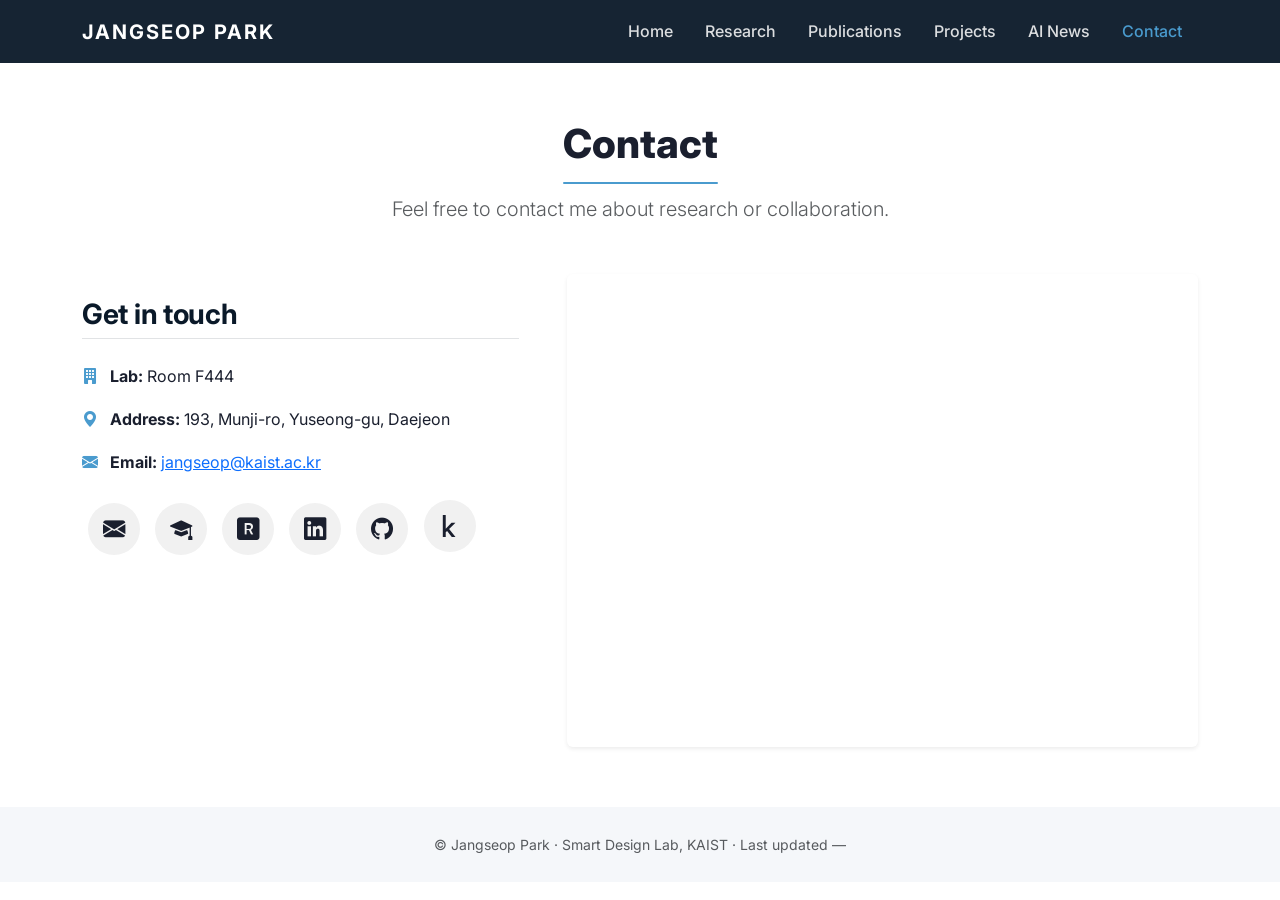
<file: contact.html>
<!DOCTYPE html>
<html lang="en">
<head>
  <!-- Google tag (gtag.js) -->
  <script async src="https://www.googletagmanager.com/gtag/js?id=G-HP69FMEBZ3"></script>
  <script>
    window.dataLayer = window.dataLayer || [];
    function gtag(){dataLayer.push(arguments);}
    gtag('js', new Date());
    gtag('config', 'G-HP69FMEBZ3');
  </script>
  <meta charset="UTF-8" />
  <meta name="viewport" content="width=device-width, initial-scale=1.0" />
  <title>Contact — Jangseop Park</title>
  <link href="https://cdn.jsdelivr.net/npm/bootstrap@5.3.3/dist/css/bootstrap.min.css" rel="stylesheet" />
  <link rel="stylesheet" href="https://cdn.jsdelivr.net/npm/bootstrap-icons@1.11.3/font/bootstrap-icons.css" />
  <link rel="preconnect" href="https://cdn.jsdelivr.net" crossorigin />
  <link rel="preconnect" href="https://fonts.googleapis.com" />
  <link rel="preconnect" href="https://fonts.gstatic.com" crossorigin />
  <link href="https://fonts.googleapis.com/css2?family=Inter:wght@300;400;600;800&display=swap" rel="stylesheet" />
  <link rel="stylesheet" href="assets/css/style.css" />
  <link rel="stylesheet" href="https://cdn.jsdelivr.net/npm/aos@2.3.4/dist/aos.css" />
</head>
<body>

  <!-- ========================= NAVBAR ========================= -->
  <nav id="mainNav" class="navbar navbar-expand-lg navbar-dark fixed-top scrolled">
    <div class="container">
      <a class="navbar-brand fw-bold" href="index.html">JANGSEOP PARK</a>
      <button class="navbar-toggler" type="button" data-bs-toggle="collapse" data-bs-target="#navMenu"
              aria-controls="navMenu" aria-expanded="false" aria-label="Toggle navigation">
        <span class="navbar-toggler-icon"></span>
      </button>
      <div class="collapse navbar-collapse" id="navMenu">
        <ul class="navbar-nav ms-auto">
          <li class="nav-item"><a class="nav-link" href="index.html">Home</a></li>
          <li class="nav-item"><a class="nav-link" href="research.html">Research</a></li>
          <li class="nav-item"><a class="nav-link" href="publications.html">Publications</a></li>
          <li class="nav-item"><a class="nav-link" href="projects.html">Projects</a></li>
          <li class="nav-item"><a class="nav-link" href="ai-news.html">AI News</a></li>
          <li class="nav-item"><a class="nav-link active" href="contact.html">Contact</a></li>
        </ul>
      </div>
    </div>
  </nav>

  <main class="container" style="padding-top: 120px; padding-bottom: 60px;">

    <div class="row justify-content-center mb-5">
      <div class="col-lg-9 text-center">
        <h1 class="section-title" data-aos="fade-up" data-aos-delay="0">Contact</h1>
        <p class="lead text-muted mb-0" data-aos="fade-up" data-aos-delay="150">
          Feel free to contact me about research or collaboration.
        </p>
      </div>
    </div>

    <div class="row g-5 align-items-start">
      <div class="col-lg-5" data-aos="fade-up">
        <h3 class="fw-bold heading-navy mt-4 mb-4">Get in touch</h3>
        <ul class="list-unstyled">
          <li class="mb-3">
            <i class="bi bi-building-fill text-accent me-2"></i>
            <strong>Lab:</strong> Room F444
          </li>
          <li class="mb-3">
            <i class="bi bi-geo-alt-fill text-accent me-2"></i>
            <strong>Address:</strong> 193, Munji-ro, Yuseong-gu, Daejeon
          </li>
          <li class="mb-3">
            <i class="bi bi-envelope-fill text-accent me-2"></i>
            <strong>Email:</strong> <a href="mailto:jangseop@kaist.ac.kr">jangseop@kaist.ac.kr</a>
          </li>
        </ul>

        <div class="social-links mt-4">
          <a href="mailto:jangseop@kaist.ac.kr" aria-label="Email" title="Email"><i class="bi bi-envelope-fill"></i></a>
          <a href="https://scholar.google.com/citations?user=67ZMHSAAAAAJ&amp;hl=en" target="_blank" rel="noopener" aria-label="Google Scholar" title="Google Scholar"><i class="bi bi-mortarboard-fill"></i></a>
          <a href="https://www.researchgate.net/profile/Jangseop-Park-2" target="_blank" rel="noopener" aria-label="ResearchGate" title="ResearchGate"><i class="bi bi-r-square-fill"></i></a>
          <a href="https://www.linkedin.com/in/jangseop-park/" target="_blank" rel="noopener" aria-label="LinkedIn" title="LinkedIn"><i class="bi bi-linkedin"></i></a>
          <a href="https://github.com/jangseop-park" target="_blank" rel="noopener" aria-label="GitHub" title="GitHub"><i class="bi bi-github"></i></a>
          <a href="https://www.kaggle.com/jangseop" target="_blank" rel="noopener" aria-label="Kaggle" title="Kaggle"><svg xmlns="http://www.w3.org/2000/svg" width="1em" height="1em" fill="currentColor" viewBox="0 0 24 24" aria-hidden="true"><path d="M18.825 23.859c-.022.092-.117.141-.281.141h-3.139c-.187 0-.351-.082-.492-.248l-5.178-6.589-1.448 1.374v5.111c0 .235-.117.352-.351.352H5.505c-.236 0-.354-.117-.354-.352V.353c0-.233.118-.353.354-.353h2.431c.234 0 .351.12.351.353v14.343l6.203-6.272c.165-.165.33-.246.495-.246h3.239c.144 0 .236.06.285.18.046.149.034.255-.036.315l-6.555 6.344 6.836 8.507c.095.104.117.208.07.358"/></svg></a>
        </div>
      </div>

      <div class="col-lg-7" data-aos="fade-up">
        <div class="ratio ratio-4x3 rounded shadow-sm overflow-hidden">
          <iframe
            src="https://www.google.com/maps?q=36.3933237,127.4004056&z=17&output=embed"
            style="border:0;"
            allowfullscreen=""
            loading="lazy"
            referrerpolicy="no-referrer-when-downgrade"
            title="KAIST Munji Campus map"></iframe>
        </div>
      </div>
    </div>

  </main>

  <footer class="py-4 text-center">
    <div class="container">
      <small class="text-muted">&copy; Jangseop Park &middot; Smart Design Lab, KAIST &middot; Last updated <span id="last-updated">&mdash;</span></small>
    </div>
  </footer>

  <script src="https://cdn.jsdelivr.net/npm/bootstrap@5.3.3/dist/js/bootstrap.bundle.min.js"></script>
  <script src="https://cdn.jsdelivr.net/npm/aos@2.3.4/dist/aos.js"></script>
  <script>
    AOS.init({ duration: 450, once: true, offset: 40, startEvent: "DOMContentLoaded" });
    (function () {
      const titles = document.querySelectorAll('.section-title');
      if (!titles.length || !('IntersectionObserver' in window)) {
        titles.forEach((el) => el.classList.add('is-revealed'));
        return;
      }
      const io = new IntersectionObserver((entries, obs) => {
        entries.forEach((entry) => {
          if (entry.isIntersecting) {
            entry.target.classList.add('is-revealed');
            obs.unobserve(entry.target);
          }
        });
      }, { threshold: 0.1, rootMargin: '0px 0px -10% 0px' });
      titles.forEach((el) => io.observe(el));
    })();
  </script>
  <script src="assets/js/nav-prefetch.js" defer></script>
  <script src="assets/js/last-updated.js"></script>
</body>
</html>
</file>
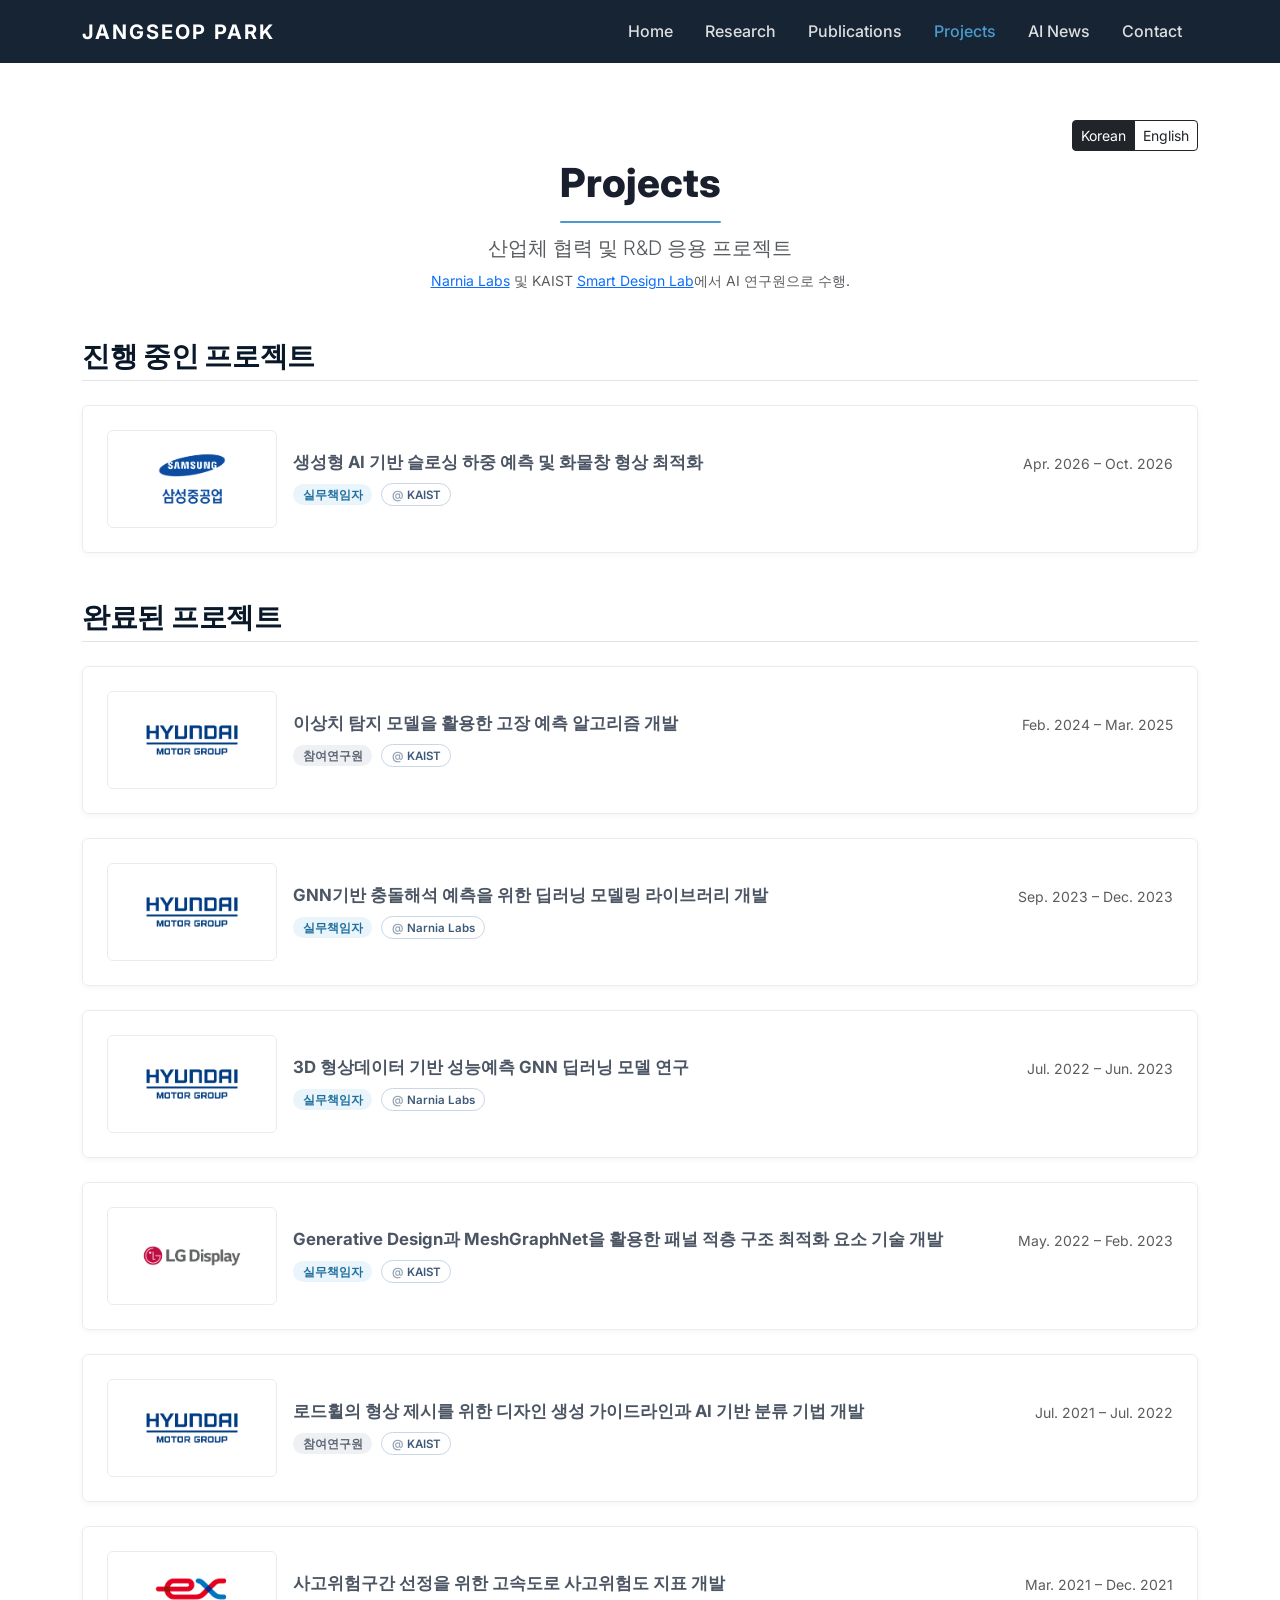
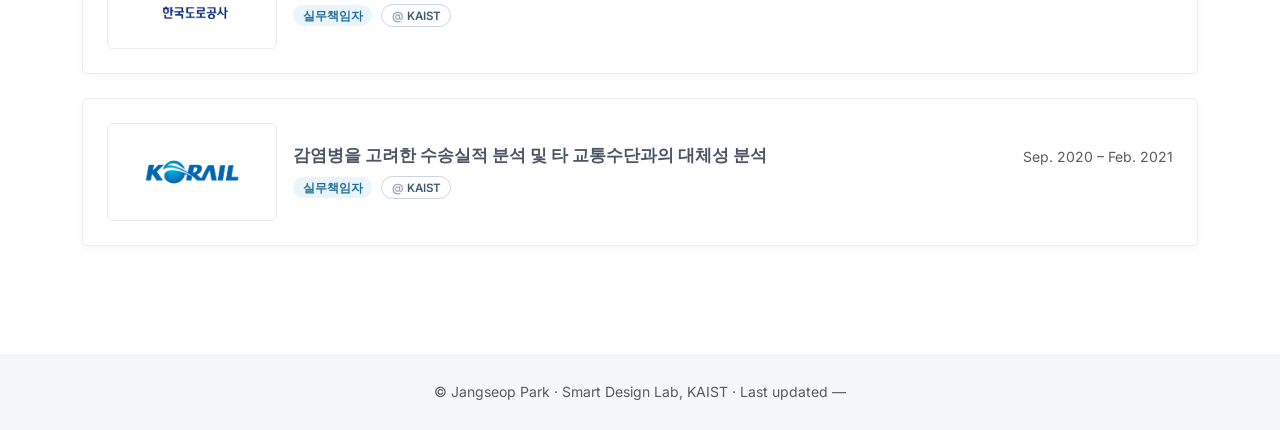
<file: projects.html>
<!DOCTYPE html>
<html lang="en">
<head>
  <!-- Google tag (gtag.js) -->
  <script async src="https://www.googletagmanager.com/gtag/js?id=G-HP69FMEBZ3"></script>
  <script>
    window.dataLayer = window.dataLayer || [];
    function gtag(){dataLayer.push(arguments);}
    gtag('js', new Date());
    gtag('config', 'G-HP69FMEBZ3');
  </script>
  <meta charset="UTF-8" />
  <meta name="viewport" content="width=device-width, initial-scale=1.0" />
  <title>Projects — Jangseop Park</title>
  <link href="https://cdn.jsdelivr.net/npm/bootstrap@5.3.3/dist/css/bootstrap.min.css" rel="stylesheet" />
  <link rel="stylesheet" href="https://cdn.jsdelivr.net/npm/bootstrap-icons@1.11.3/font/bootstrap-icons.css" />
  <link rel="preconnect" href="https://cdn.jsdelivr.net" crossorigin />
  <link rel="preconnect" href="https://fonts.googleapis.com" />
  <link rel="preconnect" href="https://fonts.gstatic.com" crossorigin />
  <link href="https://fonts.googleapis.com/css2?family=Inter:wght@300;400;600;800&display=swap" rel="stylesheet" />
  <link rel="stylesheet" href="assets/css/style.css" />
  <link rel="stylesheet" href="https://cdn.jsdelivr.net/npm/aos@2.3.4/dist/aos.css" />
  <style>
    .lang-btn.active { background: #212529 !important; color: #fff !important; }
    /* Only one language variant shows at a time */
    [data-lang-en] { display: none; }
    body.lang-en [data-lang-ko] { display: none; }
    body.lang-en [data-lang-en] { display: revert; }
  </style>
</head>
<body>

  <!-- ========================= NAVBAR ========================= -->
  <nav id="mainNav" class="navbar navbar-expand-lg navbar-dark fixed-top scrolled">
    <div class="container">
      <a class="navbar-brand fw-bold" href="index.html">JANGSEOP PARK</a>
      <button class="navbar-toggler" type="button" data-bs-toggle="collapse" data-bs-target="#navMenu"
              aria-controls="navMenu" aria-expanded="false" aria-label="Toggle navigation">
        <span class="navbar-toggler-icon"></span>
      </button>
      <div class="collapse navbar-collapse" id="navMenu">
        <ul class="navbar-nav ms-auto">
          <li class="nav-item"><a class="nav-link" href="index.html">Home</a></li>
          <li class="nav-item"><a class="nav-link" href="research.html">Research</a></li>
          <li class="nav-item"><a class="nav-link" href="publications.html">Publications</a></li>
          <li class="nav-item"><a class="nav-link active" href="projects.html">Projects</a></li>
          <li class="nav-item"><a class="nav-link" href="ai-news.html">AI News</a></li>
          <li class="nav-item"><a class="nav-link" href="contact.html">Contact</a></li>
        </ul>
      </div>
    </div>
  </nav>

  <main class="container" style="padding-top: 120px; padding-bottom: 60px;">

    <!-- Language toggle -->
    <div class="d-flex justify-content-end mb-2">
      <div class="btn-group btn-group-sm" role="group" aria-label="Language">
        <button type="button" class="btn btn-outline-dark lang-btn active" data-lang="ko">Korean</button>
        <button type="button" class="btn btn-outline-dark lang-btn" data-lang="en">English</button>
      </div>
    </div>

    <div class="row justify-content-center mb-5">
      <div class="col-lg-9 text-center">
        <h1 class="section-title" data-aos="fade-up" data-aos-delay="0">Projects</h1>
        <p class="lead text-muted mb-1" data-aos="fade-up" data-aos-delay="150">
          <span data-lang-ko>산업체 협력 및 R&amp;D 응용 프로젝트</span>
          <span data-lang-en>Industrial collaborations and applied R&amp;D projects</span>
        </p>
        <p class="text-muted small mb-0" data-aos="fade-up" data-aos-delay="300">
          <span data-lang-ko><a href="https://www.narnia.ai/?r=0" target="_blank" rel="noopener">Narnia Labs</a> 및 KAIST <a href="https://www.smartdesignlab.org/" target="_blank" rel="noopener">Smart Design Lab</a>에서 AI 연구원으로 수행.</span>
          <span data-lang-en>conducted as an AI Researcher at <a href="https://www.narnia.ai/?r=0" target="_blank" rel="noopener">Narnia Labs</a>
          and the <a href="https://www.smartdesignlab.org/" target="_blank" rel="noopener">Smart Design Lab</a>, KAIST.</span>
        </p>
      </div>
    </div>

    <!-- ========================= ON-GOING PROJECTS ========================= -->
    <section class="mb-5">
      <h3 data-aos="fade-up" class="fw-bold heading-navy mt-4 mb-4"><span data-lang-ko>진행 중인 프로젝트</span><span data-lang-en>On-going Projects</span></h3>

      <article data-aos="fade-up" class="project-detail project-clickable mb-4 p-4 border rounded d-flex gap-3 align-items-center" data-href="projects/sloshing.html">
        <img src="projects/logo/SAMSUNG_HEAVY.jpg" alt="Samsung Heavy Industries" class="project-logo flex-shrink-0" />
        <div class="flex-grow-1">
          <div class="d-flex flex-wrap justify-content-between align-items-start mb-1">
            <h5 class="fw-bold mb-0"><span data-lang-ko>생성형 AI 기반 슬로싱 하중 예측 및 화물창 형상 최적화</span><span data-lang-en>Generative AI-Based Sloshing Load Prediction and CCS Configuration Optimization</span></h5>
            <span class="text-muted small">Apr. 2026 – Oct. 2026</span>
          </div>
          <span class="role-tag role-lead"><span data-lang-ko>실무책임자</span><span data-lang-en>Lead Researcher</span></span>
          <span class="affil-tag affil-kaist"><span data-lang-ko>KAIST</span><span data-lang-en>KAIST</span></span>
        </div>
      </article>
    </section>

    <!-- ========================= COMPLETED PROJECTS ========================= -->
    <section class="mb-5">
      <h3 data-aos="fade-up" class="fw-bold heading-navy mt-5 mb-4"><span data-lang-ko>완료된 프로젝트</span><span data-lang-en>Completed Projects</span></h3>

      <article data-aos="fade-up" class="project-detail project-clickable mb-4 p-4 border rounded d-flex gap-3 align-items-center" data-href="projects/anomaly-detection.html">
        <img src="projects/logo/HYUNDAI.jpg" alt="Hyundai Motor Group" class="project-logo flex-shrink-0" />
        <div class="flex-grow-1">
          <div class="d-flex flex-wrap justify-content-between align-items-start mb-1">
            <h5 class="fw-bold mb-0"><span data-lang-ko>이상치 탐지 모델을 활용한 고장 예측 알고리즘 개발</span><span data-lang-en>Development of a Battery Failure Prediction Algorithm Based on Anomaly Detection</span></h5>
            <span class="text-muted small">Feb. 2024 – Mar. 2025</span>
          </div>
          <span class="role-tag role-contrib"><span data-lang-ko>참여연구원</span><span data-lang-en>Contributing Researcher</span></span>
          <span class="affil-tag affil-kaist"><span data-lang-ko>KAIST</span><span data-lang-en>KAIST</span></span>
        </div>
      </article>

      <article data-aos="fade-up" class="project-detail project-clickable mb-4 p-4 border rounded d-flex gap-3 align-items-center" data-href="projects/gnn-library.html">
        <img src="projects/logo/HYUNDAI.jpg" alt="Hyundai Motor Group" class="project-logo flex-shrink-0" />
        <div class="flex-grow-1">
          <div class="d-flex flex-wrap justify-content-between align-items-start mb-1">
            <h5 class="fw-bold mb-0"><span data-lang-ko>GNN기반 충돌해석 예측을 위한 딥러닝 모델링 라이브러리 개발</span><span data-lang-en>Development of a GNN-Based Deep Learning Library for Collision Analysis Prediction</span></h5>
            <span class="text-muted small">Sep. 2023 – Dec. 2023</span>
          </div>
          <span class="role-tag role-lead"><span data-lang-ko>실무책임자</span><span data-lang-en>Lead Researcher</span></span>
          <span class="affil-tag affil-narnia"><span data-lang-ko>Narnia Labs</span><span data-lang-en>Narnia Labs</span></span>
        </div>
      </article>

      <article data-aos="fade-up" class="project-detail project-clickable mb-4 p-4 border rounded d-flex gap-3 align-items-center" data-href="projects/gnn-crash.html">
        <img src="projects/logo/HYUNDAI.jpg" alt="Hyundai Motor Group" class="project-logo flex-shrink-0" />
        <div class="flex-grow-1">
          <div class="d-flex flex-wrap justify-content-between align-items-start mb-1">
            <h5 class="fw-bold mb-0"><span data-lang-ko>3D 형상데이터 기반 성능예측 GNN 딥러닝 모델 연구</span><span data-lang-en>GNN-Based Deep Learning for Performance Prediction from 3D Geometry Data</span></h5>
            <span class="text-muted small">Jul. 2022 – Jun. 2023</span>
          </div>
          <span class="role-tag role-lead"><span data-lang-ko>실무책임자</span><span data-lang-en>Lead Researcher</span></span>
          <span class="affil-tag affil-narnia"><span data-lang-ko>Narnia Labs</span><span data-lang-en>Narnia Labs</span></span>
        </div>
      </article>

      <article data-aos="fade-up" class="project-detail project-clickable mb-4 p-4 border rounded d-flex gap-3 align-items-center" data-href="projects/panel-layered.html">
        <img src="projects/logo/LGDISPLAY.jpg" alt="LG Display" class="project-logo flex-shrink-0" />
        <div class="flex-grow-1">
          <div class="d-flex flex-wrap justify-content-between align-items-start mb-1">
            <h5 class="fw-bold mb-0"><span data-lang-ko>Generative Design과 MeshGraphNet을 활용한 패널 적층 구조 최적화 요소 기술 개발</span><span data-lang-en>Optimization of Panel Layered Structures Using Generative Design and MeshGraphNet</span></h5>
            <span class="text-muted small">May. 2022 – Feb. 2023</span>
          </div>
          <span class="role-tag role-lead"><span data-lang-ko>실무책임자</span><span data-lang-en>Lead Researcher</span></span>
          <span class="affil-tag affil-kaist"><span data-lang-ko>KAIST</span><span data-lang-en>KAIST</span></span>
        </div>
      </article>

      <article data-aos="fade-up" class="project-detail project-clickable mb-4 p-4 border rounded d-flex gap-3 align-items-center" data-href="projects/wheel-design.html">
        <img src="projects/logo/HYUNDAI.jpg" alt="Hyundai Motor Group" class="project-logo flex-shrink-0" />
        <div class="flex-grow-1">
          <div class="d-flex flex-wrap justify-content-between align-items-start mb-1">
            <h5 class="fw-bold mb-0"><span data-lang-ko>로드휠의 형상 제시를 위한 디자인 생성 가이드라인과 AI 기반 분류 기법 개발</span><span data-lang-en>Generative Design Guidelines and AI-Based Classification for Automotive Road Wheel Shapes</span></h5>
            <span class="text-muted small">Jul. 2021 – Jul. 2022</span>
          </div>
          <span class="role-tag role-contrib"><span data-lang-ko>참여연구원</span><span data-lang-en>Contributing Researcher</span></span>
          <span class="affil-tag affil-kaist"><span data-lang-ko>KAIST</span><span data-lang-en>KAIST</span></span>
        </div>
      </article>

      <article data-aos="fade-up" class="project-detail project-clickable mb-4 p-4 border rounded d-flex gap-3 align-items-center" data-href="projects/highway-risk.html">
        <img src="projects/logo/EX.jpg" alt="Korea Expressway Corporation" class="project-logo flex-shrink-0" />
        <div class="flex-grow-1">
          <div class="d-flex flex-wrap justify-content-between align-items-start mb-1">
            <h5 class="fw-bold mb-0"><span data-lang-ko>사고위험구간 선정을 위한 고속도로 사고위험도 지표 개발</span><span data-lang-en>Development of an Expressway Accident Risk Index for Identifying Hotspots</span></h5>
            <span class="text-muted small">Mar. 2021 – Dec. 2021</span>
          </div>
          <span class="role-tag role-lead"><span data-lang-ko>실무책임자</span><span data-lang-en>Lead Researcher</span></span>
          <span class="affil-tag affil-kaist"><span data-lang-ko>KAIST</span><span data-lang-en>KAIST</span></span>
        </div>
      </article>

      <article data-aos="fade-up" class="project-detail project-clickable mb-4 p-4 border rounded d-flex gap-3 align-items-center" data-href="projects/covid-transport.html">
        <img src="projects/logo/KORAIL.jpg" alt="KORAIL" class="project-logo flex-shrink-0" />
        <div class="flex-grow-1">
          <div class="d-flex flex-wrap justify-content-between align-items-start mb-1">
            <h5 class="fw-bold mb-0"><span data-lang-ko>감염병을 고려한 수송실적 분석 및 타 교통수단과의 대체성 분석</span><span data-lang-en>Transportation Performance Analysis and Modal Substitutability under COVID-19</span></h5>
            <span class="text-muted small">Sep. 2020 – Feb. 2021</span>
          </div>
          <span class="role-tag role-lead"><span data-lang-ko>실무책임자</span><span data-lang-en>Lead Researcher</span></span>
          <span class="affil-tag affil-kaist"><span data-lang-ko>KAIST</span><span data-lang-en>KAIST</span></span>
        </div>
      </article>
    </section>

  </main>

  <footer class="py-4 text-center">
    <div class="container">
      <small class="text-muted">&copy; Jangseop Park &middot; Smart Design Lab, KAIST &middot; Last updated <span id="last-updated">&mdash;</span></small>
    </div>
  </footer>

  <script src="https://cdn.jsdelivr.net/npm/bootstrap@5.3.3/dist/js/bootstrap.bundle.min.js"></script>
  <script src="https://cdn.jsdelivr.net/npm/aos@2.3.4/dist/aos.js"></script>
  <script>
    AOS.init({ duration: 450, once: true, offset: 40, startEvent: "DOMContentLoaded" });
    (function () {
      const titles = document.querySelectorAll('.section-title');
      if (!titles.length || !('IntersectionObserver' in window)) {
        titles.forEach((el) => el.classList.add('is-revealed'));
        return;
      }
      const io = new IntersectionObserver((entries, obs) => {
        entries.forEach((entry) => {
          if (entry.isIntersecting) {
            entry.target.classList.add('is-revealed');
            obs.unobserve(entry.target);
          }
        });
      }, { threshold: 0.1, rootMargin: '0px 0px -10% 0px' });
      titles.forEach((el) => io.observe(el));
    })();

    // Language toggle — Korean (default) / English
    document.querySelectorAll('.lang-btn').forEach((btn) => {
      btn.addEventListener('click', () => {
        document.querySelectorAll('.lang-btn').forEach((b) => b.classList.remove('active'));
        btn.classList.add('active');
        document.body.classList.toggle('lang-en', btn.dataset.lang === 'en');
      });
    });

    // Make project cards clickable (navigate to detail page in same tab)
    document.querySelectorAll('article.project-clickable[data-href]').forEach((el) => {
      const href = el.dataset.href;
      el.setAttribute('role', 'link');
      el.setAttribute('tabindex', '0');
      const openLink = () => { window.location.href = href; };
      el.addEventListener('click', (e) => {
        if (e.target.closest('a, button')) return;
        openLink();
      });
      el.addEventListener('keydown', (e) => {
        if (e.key === 'Enter' || e.key === ' ') {
          e.preventDefault();
          openLink();
        }
      });
    });
  </script>
  <script src="assets/js/nav-prefetch.js" defer></script>
  <script src="assets/js/last-updated.js"></script>
</body>
</html>
</file>
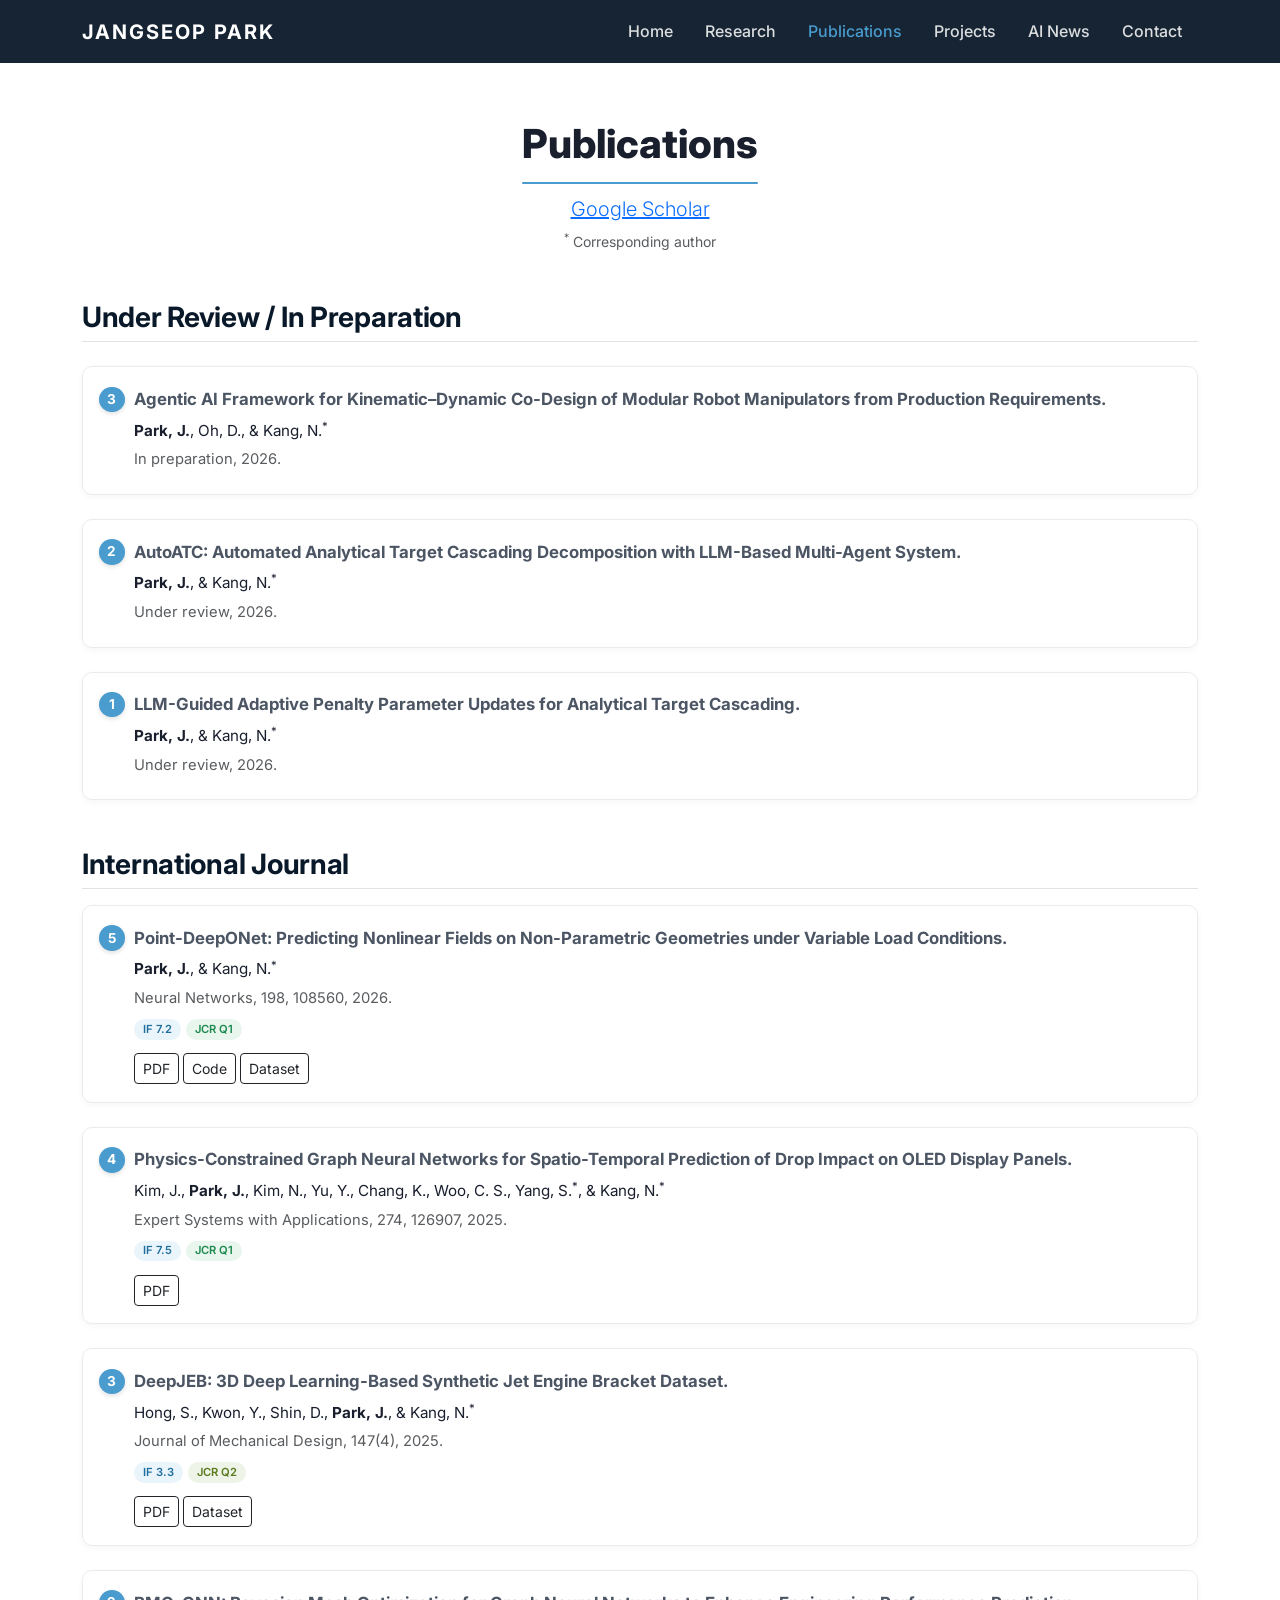
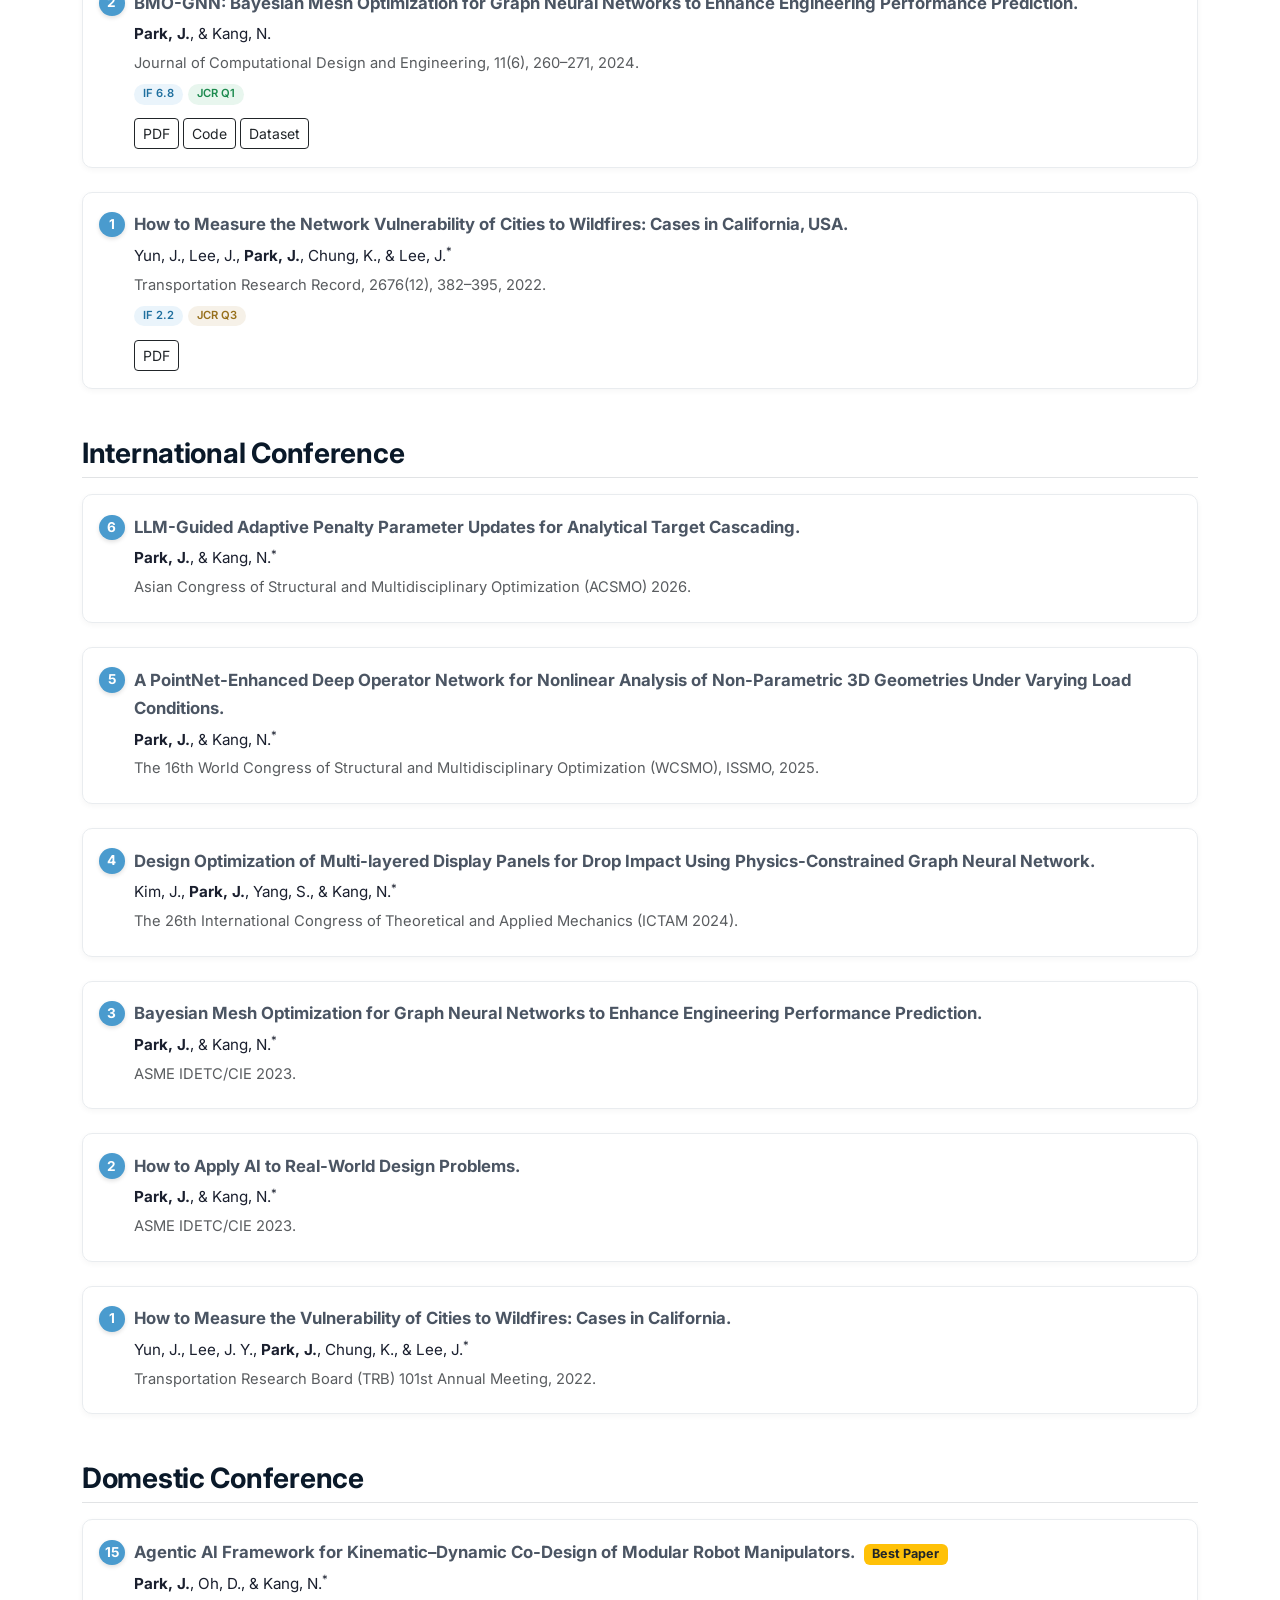
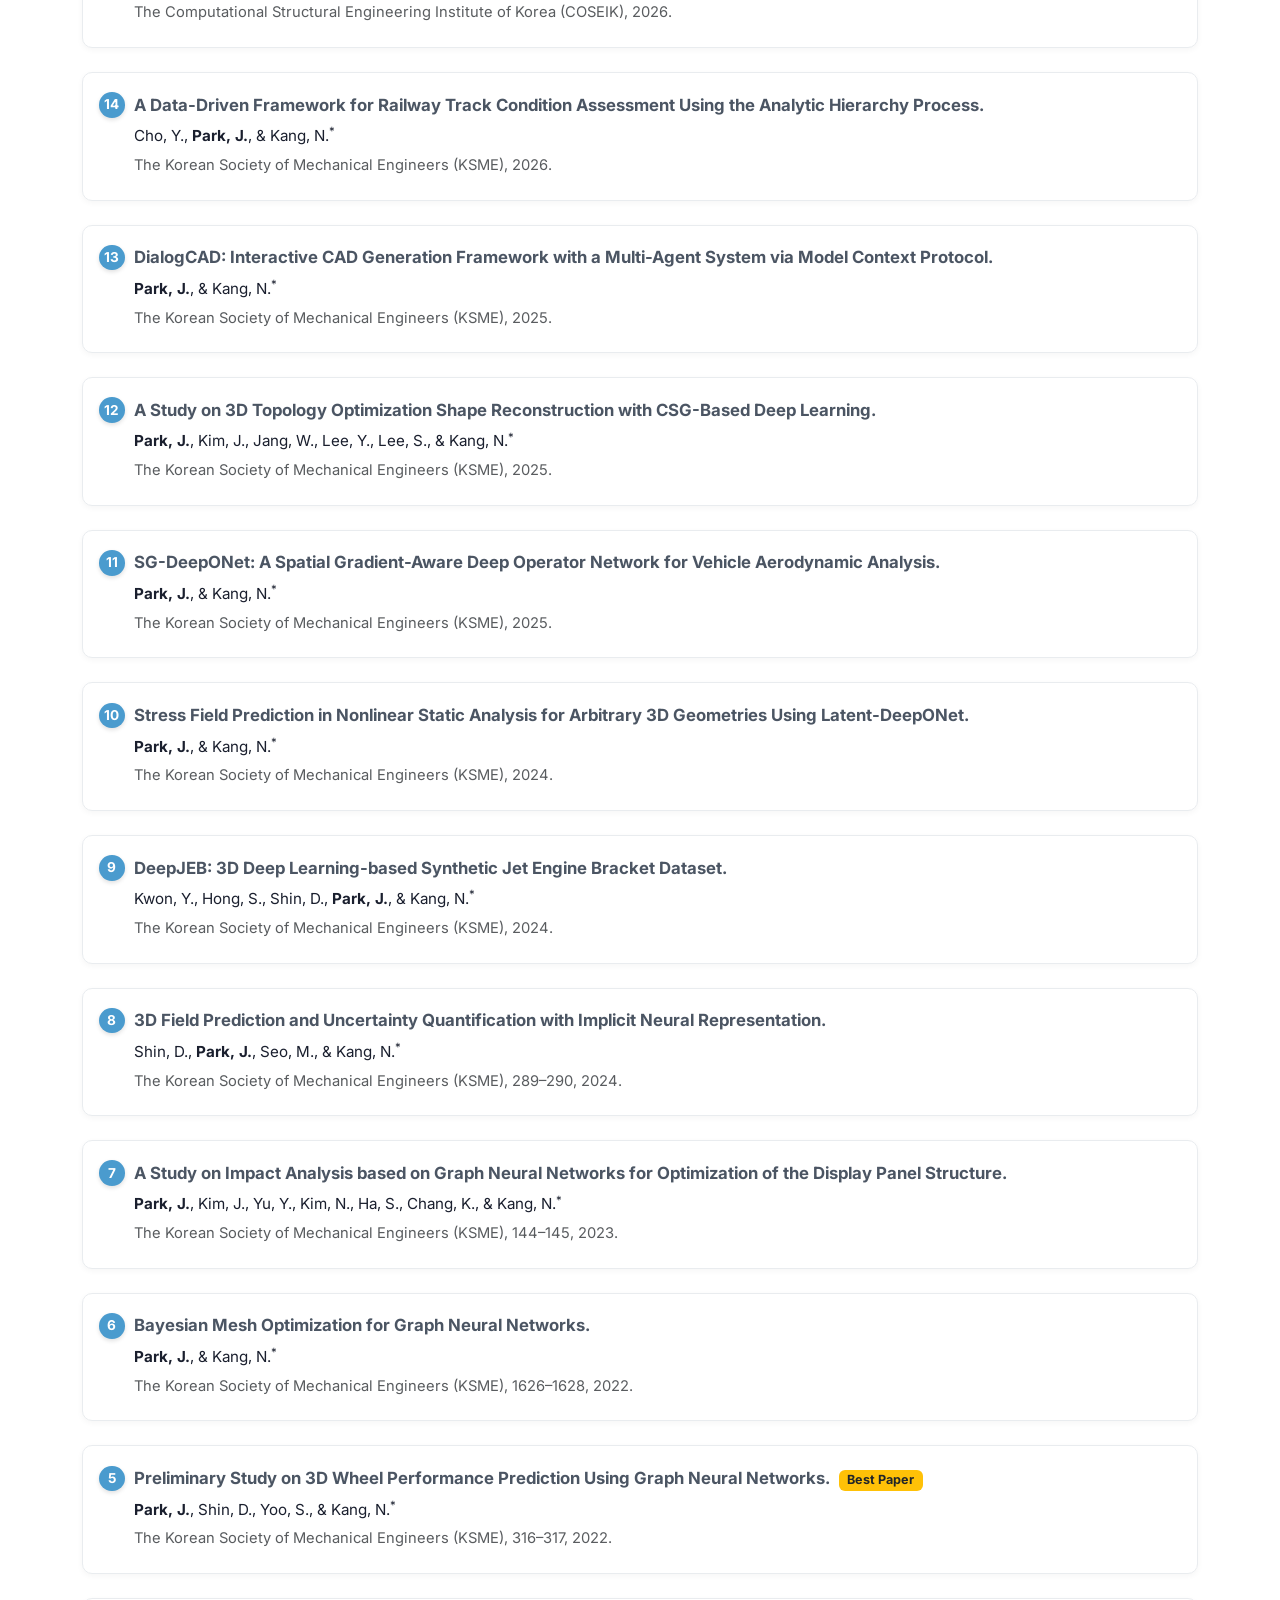
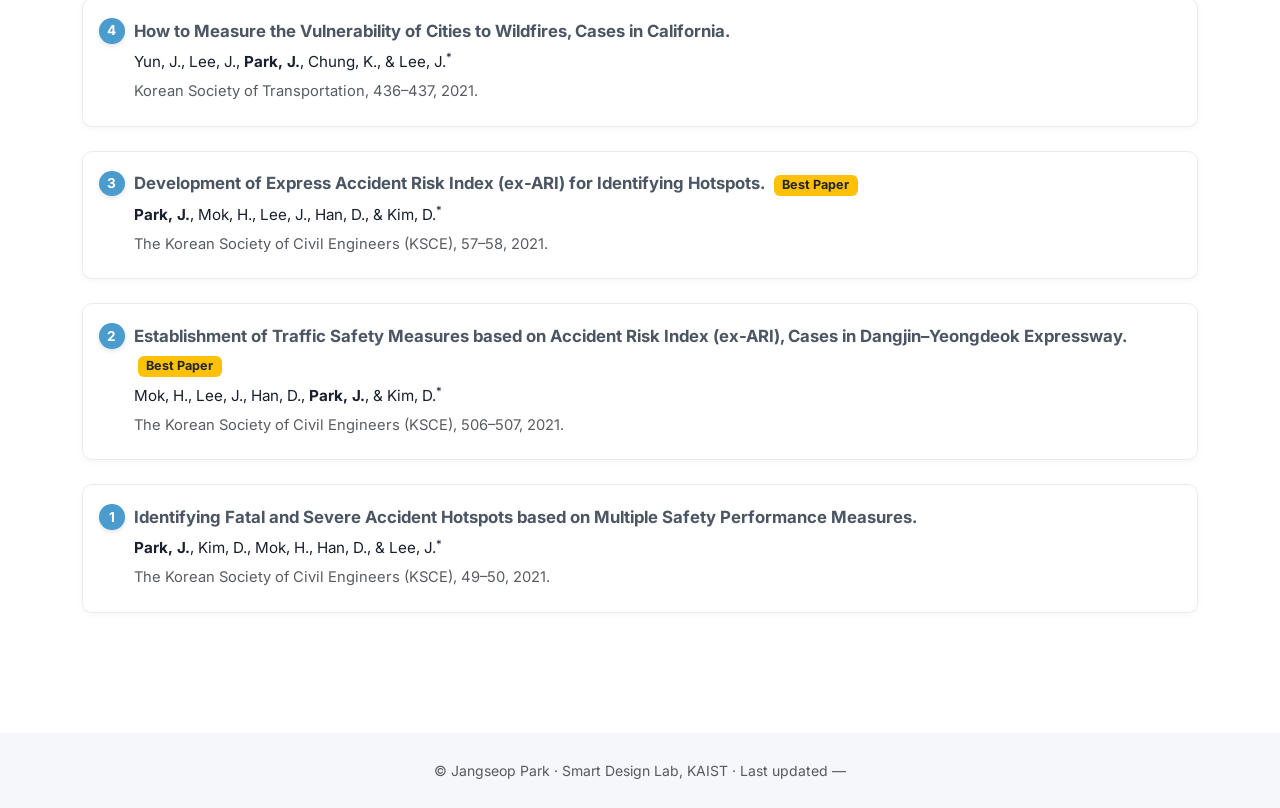
<file: publications.html>
<!DOCTYPE html>
<html lang="en">
<head>
  <!-- Google tag (gtag.js) -->
  <script async src="https://www.googletagmanager.com/gtag/js?id=G-HP69FMEBZ3"></script>
  <script>
    window.dataLayer = window.dataLayer || [];
    function gtag(){dataLayer.push(arguments);}
    gtag('js', new Date());
    gtag('config', 'G-HP69FMEBZ3');
  </script>
  <meta charset="UTF-8" />
  <meta name="viewport" content="width=device-width, initial-scale=1.0" />
  <title>Publications — Jangseop Park</title>
  <link href="https://cdn.jsdelivr.net/npm/bootstrap@5.3.3/dist/css/bootstrap.min.css" rel="stylesheet" />
  <link rel="stylesheet" href="https://cdn.jsdelivr.net/npm/bootstrap-icons@1.11.3/font/bootstrap-icons.css" />
  <link rel="preconnect" href="https://cdn.jsdelivr.net" crossorigin />
  <link rel="preconnect" href="https://fonts.googleapis.com" />
  <link rel="preconnect" href="https://fonts.gstatic.com" crossorigin />
  <link href="https://fonts.googleapis.com/css2?family=Inter:wght@300;400;600;800&display=swap" rel="stylesheet" />
  <link rel="stylesheet" href="assets/css/style.css" />
  <link rel="stylesheet" href="https://cdn.jsdelivr.net/npm/aos@2.3.4/dist/aos.css" />
</head>
<body>

  <nav id="mainNav" class="navbar navbar-expand-lg navbar-dark fixed-top scrolled">
    <div class="container">
      <a class="navbar-brand fw-bold" href="index.html">JANGSEOP PARK</a>
      <button class="navbar-toggler" type="button" data-bs-toggle="collapse" data-bs-target="#navMenu">
        <span class="navbar-toggler-icon"></span>
      </button>
      <div class="collapse navbar-collapse" id="navMenu">
        <ul class="navbar-nav ms-auto">
          <li class="nav-item"><a class="nav-link" href="index.html">Home</a></li>
          <li class="nav-item"><a class="nav-link" href="research.html">Research</a></li>
          <li class="nav-item"><a class="nav-link active" href="publications.html">Publications</a></li>
          <li class="nav-item"><a class="nav-link" href="projects.html">Projects</a></li>
          <li class="nav-item"><a class="nav-link" href="ai-news.html">AI News</a></li>
          <li class="nav-item"><a class="nav-link" href="contact.html">Contact</a></li>
        </ul>
      </div>
    </div>
  </nav>

  <section class="section-padding" style="padding-top: 120px;">
    <div class="container">
      <div class="row justify-content-center mb-5">
        <div class="col-lg-8 text-center">
          <h1 class="section-title" data-aos="fade-up" data-aos-delay="0">Publications</h1>
          <p class="lead text-muted mb-1" data-aos="fade-up" data-aos-delay="150">
            <a href="https://scholar.google.com/citations?user=67ZMHSAAAAAJ&amp;hl=en" target="_blank" rel="noopener">Google Scholar</a>
          </p>
          <p class="text-muted small mb-0" data-aos="fade-up" data-aos-delay="300"><sup>*</sup> Corresponding author</p>
        </div>
      </div>

      <!-- ===================== Under Review / In Preparation ===================== -->
          <h3 data-aos="fade-up" class="mt-4 mb-4 heading-navy">Under Review / In Preparation</h3>
          <ol class="publication-list" reversed>

            <li data-aos="fade-up" class="mb-4" value="3">
              <p class="pub-title mb-1"><strong>Agentic AI Framework for Kinematic&ndash;Dynamic Co-Design of Modular Robot Manipulators from Production Requirements.</strong></p>
              <p class="pub-authors mb-1"><strong>Park, J.</strong>, Oh, D., &amp; Kang, N.<sup>*</sup></p>
              <p class="pub-venue mb-1 text-muted">In preparation, 2026.</p>
            </li>

            <li data-aos="fade-up" class="mb-4" value="2">
              <p class="pub-title mb-1"><strong>AutoATC: Automated Analytical Target Cascading Decomposition with LLM-Based Multi-Agent System.</strong></p>
              <p class="pub-authors mb-1"><strong>Park, J.</strong>, &amp; Kang, N.<sup>*</sup></p>
              <p class="pub-venue mb-1 text-muted">Under review, 2026.</p>
            </li>

            <li data-aos="fade-up" class="mb-4" value="1">
              <p class="pub-title mb-1"><strong>LLM-Guided Adaptive Penalty Parameter Updates for Analytical Target Cascading.</strong></p>
              <p class="pub-authors mb-1"><strong>Park, J.</strong>, &amp; Kang, N.<sup>*</sup></p>
              <p class="pub-venue mb-1 text-muted">Under review, 2026.</p>
            </li>

          </ol>

          <!-- ===================== International Journal ===================== -->
          <h3 data-aos="fade-up" class="mt-5 mb-3 heading-navy">International Journal</h3>
          <ol class="publication-list" reversed>

            <li data-aos="fade-up" class="mb-4 pub-clickable" value="5" data-href="https://doi.org/10.1016/j.neunet.2026.108560">
              <p class="pub-title mb-1"><strong>Point-DeepONet: Predicting Nonlinear Fields on Non-Parametric Geometries under Variable Load Conditions.</strong></p>
              <p class="pub-authors mb-1"><strong>Park, J.</strong>, &amp; Kang, N.<sup>*</sup></p>
              <p class="pub-venue mb-1 text-muted">Neural Networks, 198, 108560, 2026.</p>
              <div class="pub-metrics"><span class="metric-tag metric-if">IF 7.2</span><span class="metric-tag metric-q1">JCR Q1</span></div>
              <a href="https://drive.google.com/file/d/1lhtuo7lj0tQHgUiy_O5BtJQ1Z8Z5uwCw/view?usp=sharing" target="_blank" rel="noopener" class="btn btn-sm btn-outline-dark">PDF</a>
              <a href="https://github.com/jangseop-park/Point-DeepONet" target="_blank" rel="noopener" class="btn btn-sm btn-outline-dark">Code</a>
              <a href="https://www.kaggle.com/datasets/jangseop/point-deeponet-dataset" target="_blank" rel="noopener" class="btn btn-sm btn-outline-dark">Dataset</a>
            </li>

            <li data-aos="fade-up" class="mb-4 pub-clickable" value="4" data-href="https://doi.org/10.1016/j.eswa.2025.126907">
              <p class="pub-title mb-1"><strong>Physics-Constrained Graph Neural Networks for Spatio-Temporal Prediction of Drop Impact on OLED Display Panels.</strong></p>
              <p class="pub-authors mb-1">Kim, J., <strong>Park, J.</strong>, Kim, N., Yu, Y., Chang, K., Woo, C. S., Yang, S.<sup>*</sup>, &amp; Kang, N.<sup>*</sup></p>
              <p class="pub-venue mb-1 text-muted">Expert Systems with Applications, 274, 126907, 2025.</p>
              <div class="pub-metrics"><span class="metric-tag metric-if">IF 7.5</span><span class="metric-tag metric-q1">JCR Q1</span></div>
              <a href="https://drive.google.com/file/d/19UGsFCe5Sy11yK7XyVSx3SH4UjWmDPvP/view?usp=drive_link" target="_blank" rel="noopener" class="btn btn-sm btn-outline-dark">PDF</a>
            </li>

            <li data-aos="fade-up" class="mb-4 pub-clickable" value="3" data-href="https://doi.org/10.1115/1.4067089">
              <p class="pub-title mb-1"><strong>DeepJEB: 3D Deep Learning-Based Synthetic Jet Engine Bracket Dataset.</strong></p>
              <p class="pub-authors mb-1">Hong, S., Kwon, Y., Shin, D., <strong>Park, J.</strong>, &amp; Kang, N.<sup>*</sup></p>
              <p class="pub-venue mb-1 text-muted">Journal of Mechanical Design, 147(4), 2025.</p>
              <div class="pub-metrics"><span class="metric-tag metric-if">IF 3.3</span><span class="metric-tag metric-q2">JCR Q2</span></div>
              <a href="https://drive.google.com/file/d/17VQTiKB6QXh4zt8W-lwTEPPdEV8HCR40/view?usp=sharing" target="_blank" rel="noopener" class="btn btn-sm btn-outline-dark">PDF</a>
              <a href="https://www.narnia.ai/dataset" target="_blank" rel="noopener" class="btn btn-sm btn-outline-dark">Dataset</a>
            </li>

            <li data-aos="fade-up" class="mb-4 pub-clickable" value="2" data-href="https://doi.org/10.1093/jcde/qwae102">
              <p class="pub-title mb-1"><strong>BMO-GNN: Bayesian Mesh Optimization for Graph Neural Networks to Enhance Engineering Performance Prediction.</strong></p>
              <p class="pub-authors mb-1"><strong>Park, J.</strong>, &amp; Kang, N.</p>
              <p class="pub-venue mb-1 text-muted">Journal of Computational Design and Engineering, 11(6), 260–271, 2024.</p>
              <div class="pub-metrics"><span class="metric-tag metric-if">IF 6.8</span><span class="metric-tag metric-q1">JCR Q1</span></div>
              <a href="https://drive.google.com/file/d/1aM3jgCQOcru5nmoYqRsTlN6fyfdzqllY/view?usp=sharing" target="_blank" rel="noopener" class="btn btn-sm btn-outline-dark">PDF</a>
              <a href="https://github.com/jangseop-park/BMO-GNN" target="_blank" rel="noopener" class="btn btn-sm btn-outline-dark">Code</a>
              <a href="https://www.kaggle.com/datasets/jangseop/bmo-gnn-dataset" target="_blank" rel="noopener" class="btn btn-sm btn-outline-dark">Dataset</a>
            </li>

            <li data-aos="fade-up" class="mb-4 pub-clickable" value="1" data-href="https://doi.org/10.1177/03611981221095516">
              <p class="pub-title mb-1"><strong>How to Measure the Network Vulnerability of Cities to Wildfires: Cases in California, USA.</strong></p>
              <p class="pub-authors mb-1">Yun, J., Lee, J., <strong>Park, J.</strong>, Chung, K., &amp; Lee, J.<sup>*</sup></p>
              <p class="pub-venue mb-1 text-muted">Transportation Research Record, 2676(12), 382–395, 2022.</p>
              <div class="pub-metrics"><span class="metric-tag metric-if">IF 2.2</span><span class="metric-tag metric-q3">JCR Q3</span></div>
              <a href="https://drive.google.com/file/d/1KfCyHU_KTTuBgNK6t3dWyKFuCxVgSrAu/view?usp=sharing" target="_blank" rel="noopener" class="btn btn-sm btn-outline-dark">PDF</a>
            </li>

          </ol>

          <!-- ===================== International Conference ===================== -->
          <h3 data-aos="fade-up" class="mt-5 mb-3 heading-navy">International Conference</h3>
          <ol class="publication-list" reversed>

            <li data-aos="fade-up" class="mb-4" value="6">
              <p class="pub-title mb-1"><strong>LLM-Guided Adaptive Penalty Parameter Updates for Analytical Target Cascading.</strong></p>
              <p class="pub-authors mb-1"><strong>Park, J.</strong>, &amp; Kang, N.<sup>*</sup></p>
              <p class="pub-venue mb-1 text-muted">Asian Congress of Structural and Multidisciplinary Optimization (ACSMO) 2026.</p>
            </li>

            <li data-aos="fade-up" class="mb-4" value="5">
              <p class="pub-title mb-1"><strong>A PointNet-Enhanced Deep Operator Network for Nonlinear Analysis of Non-Parametric 3D Geometries Under Varying Load Conditions.</strong></p>
              <p class="pub-authors mb-1"><strong>Park, J.</strong>, &amp; Kang, N.<sup>*</sup></p>
              <p class="pub-venue mb-1 text-muted">The 16th World Congress of Structural and Multidisciplinary Optimization (WCSMO), ISSMO, 2025.</p>
            </li>

            <li data-aos="fade-up" class="mb-4" value="4">
              <p class="pub-title mb-1"><strong>Design Optimization of Multi-layered Display Panels for Drop Impact Using Physics-Constrained Graph Neural Network.</strong></p>
              <p class="pub-authors mb-1">Kim, J., <strong>Park, J.</strong>, Yang, S., &amp; Kang, N.<sup>*</sup></p>
              <p class="pub-venue mb-1 text-muted">The 26th International Congress of Theoretical and Applied Mechanics (ICTAM 2024).</p>
            </li>

            <li data-aos="fade-up" class="mb-4" value="3">
              <p class="pub-title mb-1"><strong>Bayesian Mesh Optimization for Graph Neural Networks to Enhance Engineering Performance Prediction.</strong></p>
              <p class="pub-authors mb-1"><strong>Park, J.</strong>, &amp; Kang, N.<sup>*</sup></p>
              <p class="pub-venue mb-1 text-muted">ASME IDETC/CIE 2023.</p>
            </li>

            <li data-aos="fade-up" class="mb-4" value="2">
              <p class="pub-title mb-1"><strong>How to Apply AI to Real-World Design Problems.</strong></p>
              <p class="pub-authors mb-1"><strong>Park, J.</strong>, &amp; Kang, N.<sup>*</sup></p>
              <p class="pub-venue mb-1 text-muted">ASME IDETC/CIE 2023.</p>
            </li>

            <li data-aos="fade-up" class="mb-4" value="1">
              <p class="pub-title mb-1"><strong>How to Measure the Vulnerability of Cities to Wildfires: Cases in California.</strong></p>
              <p class="pub-authors mb-1">Yun, J., Lee, J. Y., <strong>Park, J.</strong>, Chung, K., &amp; Lee, J.<sup>*</sup></p>
              <p class="pub-venue mb-1 text-muted">Transportation Research Board (TRB) 101st Annual Meeting, 2022.</p>
            </li>

          </ol>

          <!-- ===================== Domestic Conference ===================== -->
          <h3 data-aos="fade-up" class="mt-5 mb-3 heading-navy">Domestic Conference</h3>
          <ol class="publication-list" reversed>
            <li data-aos="fade-up" class="mb-4" value="15">
              <p class="pub-title mb-1">
                <strong>Agentic AI Framework for Kinematic&ndash;Dynamic Co-Design of Modular Robot Manipulators.</strong>
                <span class="badge bg-warning text-dark ms-1">Best Paper</span>
              </p>
              <p class="pub-authors mb-1"><strong>Park, J.</strong>, Oh, D., &amp; Kang, N.<sup>*</sup></p>
              <p class="pub-venue mb-1 text-muted">The Computational Structural Engineering Institute of Korea (COSEIK), 2026.</p>
            </li>


            <li data-aos="fade-up" class="mb-4" value="14">
              <p class="pub-title mb-1"><strong>A Data-Driven Framework for Railway Track Condition Assessment Using the Analytic Hierarchy Process.</strong></p>
              <p class="pub-authors mb-1">Cho, Y., <strong>Park, J.</strong>, &amp; Kang, N.<sup>*</sup></p>
              <p class="pub-venue mb-1 text-muted">The Korean Society of Mechanical Engineers (KSME), 2026.</p>
            </li>

            <li data-aos="fade-up" class="mb-4" value="13">
              <p class="pub-title mb-1"><strong>DialogCAD: Interactive CAD Generation Framework with a Multi-Agent System via Model Context Protocol.</strong></p>
              <p class="pub-authors mb-1"><strong>Park, J.</strong>, &amp; Kang, N.<sup>*</sup></p>
              <p class="pub-venue mb-1 text-muted">The Korean Society of Mechanical Engineers (KSME), 2025.</p>
            </li>

            <li data-aos="fade-up" class="mb-4" value="12">
              <p class="pub-title mb-1"><strong>A Study on 3D Topology Optimization Shape Reconstruction with CSG-Based Deep Learning.</strong></p>
              <p class="pub-authors mb-1"><strong>Park, J.</strong>, Kim, J., Jang, W., Lee, Y., Lee, S., &amp; Kang, N.<sup>*</sup></p>
              <p class="pub-venue mb-1 text-muted">The Korean Society of Mechanical Engineers (KSME), 2025.</p>
            </li>

            <li data-aos="fade-up" class="mb-4" value="11">
              <p class="pub-title mb-1"><strong>SG-DeepONet: A Spatial Gradient-Aware Deep Operator Network for Vehicle Aerodynamic Analysis.</strong></p>
              <p class="pub-authors mb-1"><strong>Park, J.</strong>, &amp; Kang, N.<sup>*</sup></p>
              <p class="pub-venue mb-1 text-muted">The Korean Society of Mechanical Engineers (KSME), 2025.</p>
            </li>

            <li data-aos="fade-up" class="mb-4" value="10">
              <p class="pub-title mb-1"><strong>Stress Field Prediction in Nonlinear Static Analysis for Arbitrary 3D Geometries Using Latent-DeepONet.</strong></p>
              <p class="pub-authors mb-1"><strong>Park, J.</strong>, &amp; Kang, N.<sup>*</sup></p>
              <p class="pub-venue mb-1 text-muted">The Korean Society of Mechanical Engineers (KSME), 2024.</p>
            </li>

            <li data-aos="fade-up" class="mb-4" value="9">
              <p class="pub-title mb-1"><strong>DeepJEB: 3D Deep Learning-based Synthetic Jet Engine Bracket Dataset.</strong></p>
              <p class="pub-authors mb-1">Kwon, Y., Hong, S., Shin, D., <strong>Park, J.</strong>, &amp; Kang, N.<sup>*</sup></p>
              <p class="pub-venue mb-1 text-muted">The Korean Society of Mechanical Engineers (KSME), 2024.</p>
            </li>

            <li data-aos="fade-up" class="mb-4" value="8">
              <p class="pub-title mb-1"><strong>3D Field Prediction and Uncertainty Quantification with Implicit Neural Representation.</strong></p>
              <p class="pub-authors mb-1">Shin, D., <strong>Park, J.</strong>, Seo, M., &amp; Kang, N.<sup>*</sup></p>
              <p class="pub-venue mb-1 text-muted">The Korean Society of Mechanical Engineers (KSME), 289–290, 2024.</p>
            </li>

            <li data-aos="fade-up" class="mb-4" value="7">
              <p class="pub-title mb-1"><strong>A Study on Impact Analysis based on Graph Neural Networks for Optimization of the Display Panel Structure.</strong></p>
              <p class="pub-authors mb-1"><strong>Park, J.</strong>, Kim, J., Yu, Y., Kim, N., Ha, S., Chang, K., &amp; Kang, N.<sup>*</sup></p>
              <p class="pub-venue mb-1 text-muted">The Korean Society of Mechanical Engineers (KSME), 144–145, 2023.</p>
            </li>

            <li data-aos="fade-up" class="mb-4" value="6">
              <p class="pub-title mb-1"><strong>Bayesian Mesh Optimization for Graph Neural Networks.</strong></p>
              <p class="pub-authors mb-1"><strong>Park, J.</strong>, &amp; Kang, N.<sup>*</sup></p>
              <p class="pub-venue mb-1 text-muted">The Korean Society of Mechanical Engineers (KSME), 1626–1628, 2022.</p>
            </li>

            <li data-aos="fade-up" class="mb-4" value="5">
              <p class="pub-title mb-1">
                <strong>Preliminary Study on 3D Wheel Performance Prediction Using Graph Neural Networks.</strong>
                <span class="badge bg-warning text-dark ms-1">Best Paper</span>
              </p>
              <p class="pub-authors mb-1"><strong>Park, J.</strong>, Shin, D., Yoo, S., &amp; Kang, N.<sup>*</sup></p>
              <p class="pub-venue mb-1 text-muted">The Korean Society of Mechanical Engineers (KSME), 316–317, 2022.</p>
            </li>

            <li data-aos="fade-up" class="mb-4" value="4">
              <p class="pub-title mb-1"><strong>How to Measure the Vulnerability of Cities to Wildfires, Cases in California.</strong></p>
              <p class="pub-authors mb-1">Yun, J., Lee, J., <strong>Park, J.</strong>, Chung, K., &amp; Lee, J.<sup>*</sup></p>
              <p class="pub-venue mb-1 text-muted">Korean Society of Transportation, 436–437, 2021.</p>
            </li>

            <li data-aos="fade-up" class="mb-4" value="3">
              <p class="pub-title mb-1">
                <strong>Development of Express Accident Risk Index (ex-ARI) for Identifying Hotspots.</strong>
                <span class="badge bg-warning text-dark ms-1">Best Paper</span>
              </p>
              <p class="pub-authors mb-1"><strong>Park, J.</strong>, Mok, H., Lee, J., Han, D., &amp; Kim, D.<sup>*</sup></p>
              <p class="pub-venue mb-1 text-muted">The Korean Society of Civil Engineers (KSCE), 57–58, 2021.</p>
            </li>

            <li data-aos="fade-up" class="mb-4" value="2">
              <p class="pub-title mb-1">
                <strong>Establishment of Traffic Safety Measures based on Accident Risk Index (ex-ARI), Cases in Dangjin–Yeongdeok Expressway.</strong>
                <span class="badge bg-warning text-dark ms-1">Best Paper</span>
              </p>
              <p class="pub-authors mb-1">Mok, H., Lee, J., Han, D., <strong>Park, J.</strong>, &amp; Kim, D.<sup>*</sup></p>
              <p class="pub-venue mb-1 text-muted">The Korean Society of Civil Engineers (KSCE), 506–507, 2021.</p>
            </li>

            <li data-aos="fade-up" class="mb-4" value="1">
              <p class="pub-title mb-1"><strong>Identifying Fatal and Severe Accident Hotspots based on Multiple Safety Performance Measures.</strong></p>
              <p class="pub-authors mb-1"><strong>Park, J.</strong>, Kim, D., Mok, H., Han, D., &amp; Lee, J.<sup>*</sup></p>
              <p class="pub-venue mb-1 text-muted">The Korean Society of Civil Engineers (KSCE), 49–50, 2021.</p>
            </li>

          </ol>
    </div>
  </section>

  <footer class="py-4 text-center">
    <div class="container">
      <small class="text-muted">&copy; Jangseop Park &middot; Smart Design Lab, KAIST &middot; Last updated <span id="last-updated">&mdash;</span></small>
    </div>
  </footer>

  <script src="https://cdn.jsdelivr.net/npm/bootstrap@5.3.3/dist/js/bootstrap.bundle.min.js"></script>
  <script src="https://cdn.jsdelivr.net/npm/aos@2.3.4/dist/aos.js"></script>
  <script>
    AOS.init({ duration: 450, once: true, offset: 40, startEvent: "DOMContentLoaded" });
    (function () {
      const titles = document.querySelectorAll('.section-title');
      if (!titles.length || !('IntersectionObserver' in window)) {
        titles.forEach((el) => el.classList.add('is-revealed'));
        return;
      }
      const io = new IntersectionObserver((entries, obs) => {
        entries.forEach((entry) => {
          if (entry.isIntersecting) {
            entry.target.classList.add('is-revealed');
            obs.unobserve(entry.target);
          }
        });
      }, { threshold: 0.4 });
      titles.forEach((el) => io.observe(el));
    })();

    // Make publication cards clickable (open paper link in new tab as a real anchor click)
    document.querySelectorAll('li.pub-clickable[data-href]').forEach((li) => {
      const href = li.dataset.href;
      li.setAttribute('role', 'link');
      li.setAttribute('tabindex', '0');
      const openLink = () => {
        const a = document.createElement('a');
        a.href = href;
        a.target = '_blank';
        a.rel = 'noopener';
        document.body.appendChild(a);
        a.click();
        a.remove();
      };
      li.addEventListener('click', (e) => {
        if (e.target.closest('a, button')) return; // 내부 버튼/링크는 그대로 동작
        openLink();
      });
      li.addEventListener('keydown', (e) => {
        if (e.key === 'Enter' || e.key === ' ') {
          e.preventDefault();
          openLink();
        }
      });
    });
  </script>
  <script src="assets/js/nav-prefetch.js" defer></script>
  <script src="assets/js/last-updated.js"></script>
</body>
</html>
</file>
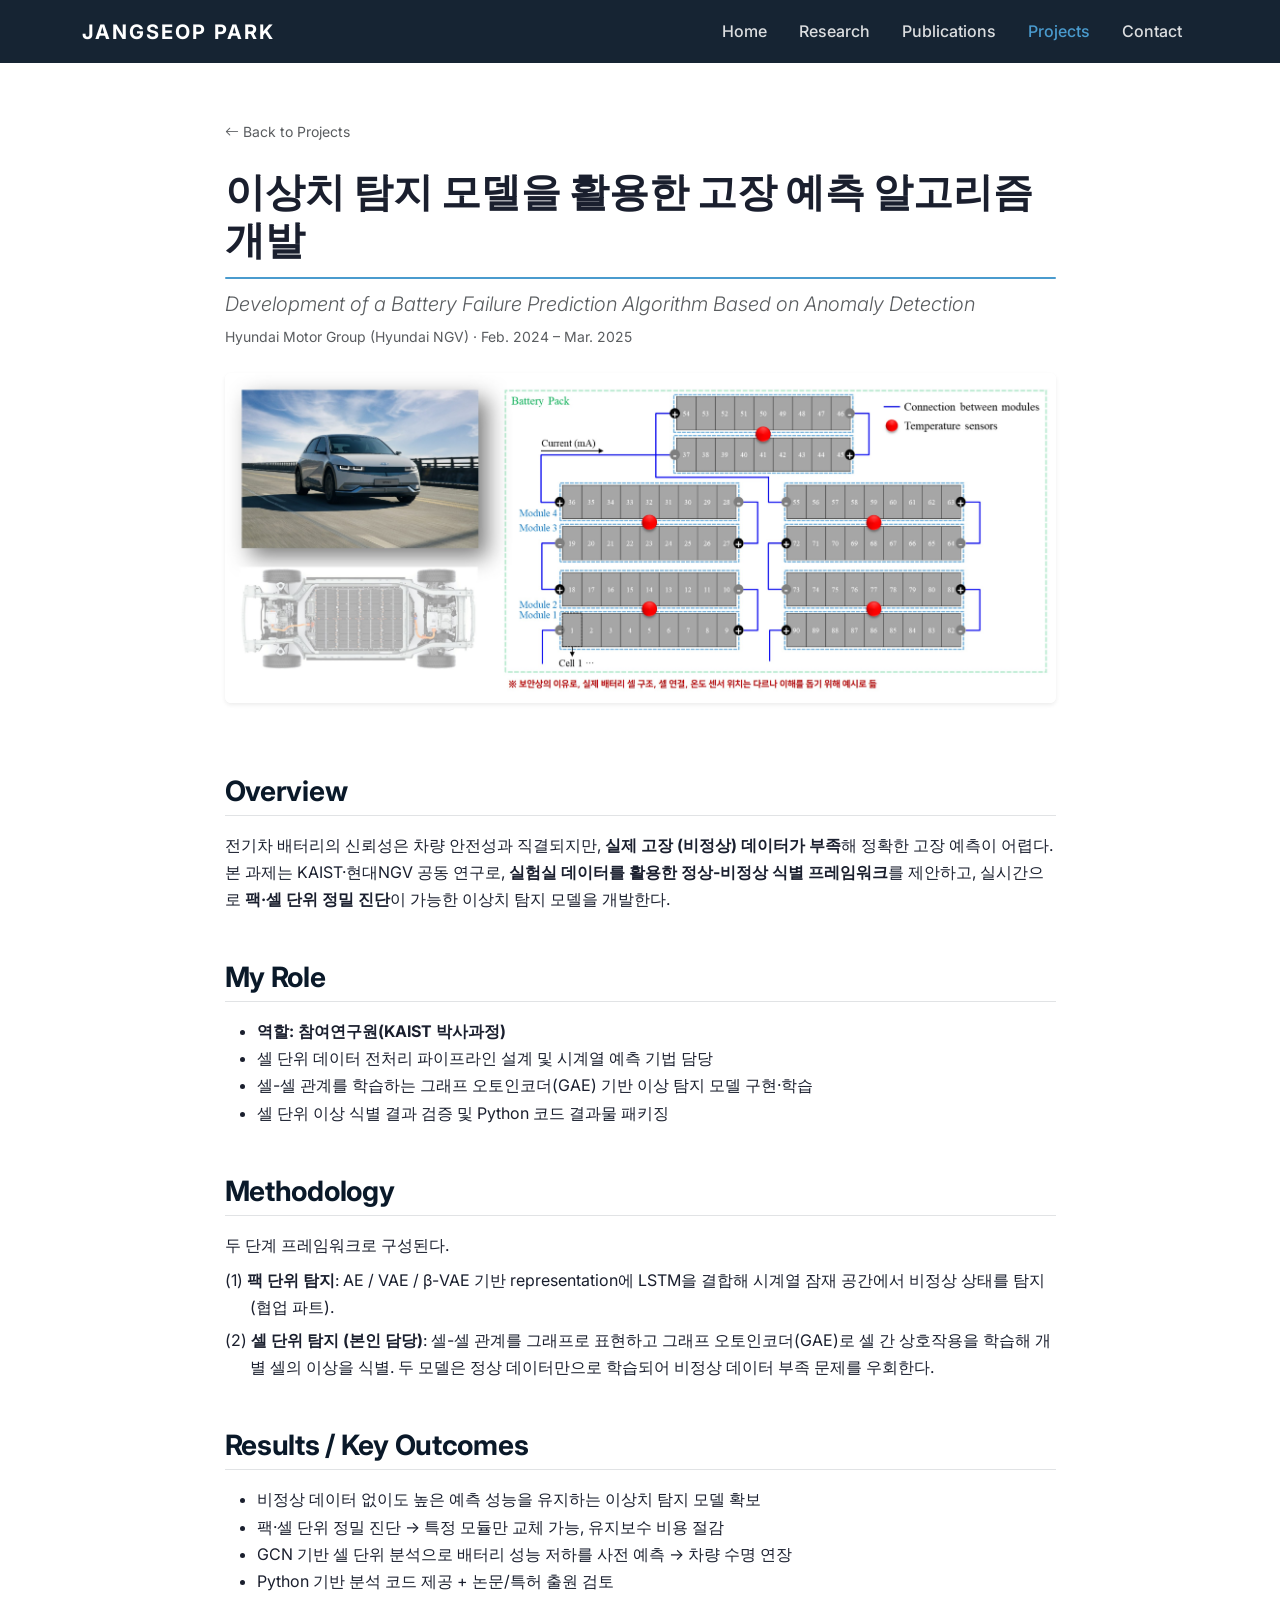
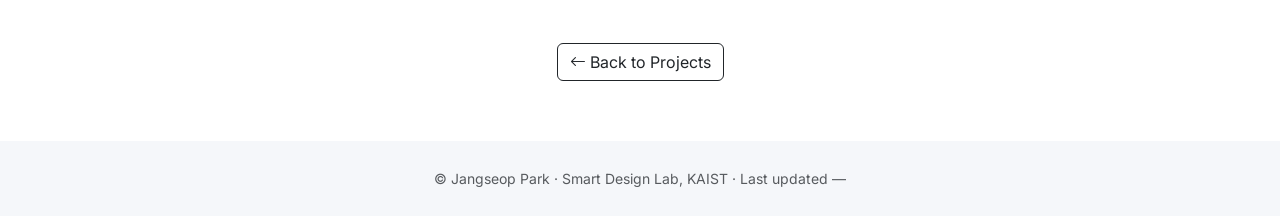
<file: projects/anomaly-detection.html>
<!DOCTYPE html>
<html lang="ko">
<head>
  <!-- Google tag (gtag.js) -->
  <script async src="https://www.googletagmanager.com/gtag/js?id=G-HP69FMEBZ3"></script>
  <script>
    window.dataLayer = window.dataLayer || [];
    function gtag(){dataLayer.push(arguments);}
    gtag('js', new Date());
    gtag('config', 'G-HP69FMEBZ3');
  </script>
  <meta charset="UTF-8" />
  <meta name="viewport" content="width=device-width, initial-scale=1.0" />
  <title>이상치 탐지 모델을 활용한 고장 예측 알고리즘 개발 — Jangseop Park</title>
  <link href="https://cdn.jsdelivr.net/npm/bootstrap@5.3.3/dist/css/bootstrap.min.css" rel="stylesheet" />
  <link rel="stylesheet" href="https://cdn.jsdelivr.net/npm/bootstrap-icons@1.11.3/font/bootstrap-icons.css" />
  <link href="https://fonts.googleapis.com/css2?family=Inter:wght@300;400;600;800&display=swap" rel="stylesheet" />
  <link rel="stylesheet" href="../assets/css/style.css" />
  <link rel="stylesheet" href="https://cdn.jsdelivr.net/npm/aos@2.3.4/dist/aos.css" />
</head>
<body>

  <nav id="mainNav" class="navbar navbar-expand-lg navbar-dark fixed-top scrolled">
    <div class="container">
      <a class="navbar-brand fw-bold" href="../index.html">JANGSEOP PARK</a>
      <button class="navbar-toggler" type="button" data-bs-toggle="collapse" data-bs-target="#navMenu"
              aria-controls="navMenu" aria-expanded="false" aria-label="Toggle navigation">
        <span class="navbar-toggler-icon"></span>
      </button>
      <div class="collapse navbar-collapse" id="navMenu">
        <ul class="navbar-nav ms-auto">
          <li class="nav-item"><a class="nav-link" href="../index.html">Home</a></li>
          <li class="nav-item"><a class="nav-link" href="../research.html">Research</a></li>
          <li class="nav-item"><a class="nav-link" href="../publications.html">Publications</a></li>
          <li class="nav-item"><a class="nav-link active" href="../projects.html">Projects</a></li>
          <li class="nav-item"><a class="nav-link" href="../contact.html">Contact</a></li>
        </ul>
      </div>
    </div>
  </nav>

  <main class="container" style="padding-top: 120px; padding-bottom: 60px;">

    <div class="row justify-content-center mb-4">
      <div class="col-lg-9">
        <a href="../projects.html" class="text-muted small text-decoration-none d-block mb-2">
          <i class="bi bi-arrow-left"></i> Back to Projects
        </a>
        <h1 class="section-title mt-3" data-aos="fade-up">이상치 탐지 모델을 활용한 고장 예측 알고리즘 개발</h1>
        <p class="lead text-muted mb-1" data-aos="fade-up" data-aos-delay="150">
          <em>Development of a Battery Failure Prediction Algorithm Based on Anomaly Detection</em>
        </p>
        <p class="text-muted small mb-0" data-aos="fade-up" data-aos-delay="300">
          Hyundai Motor Group (Hyundai NGV) · Feb. 2024 – Mar. 2025
        </p>
      </div>
    </div>

    <div class="row justify-content-center mb-5">
      <div class="col-lg-9" data-aos="fade-up">
        <img src="framework/HYUNDAI_BATTERY.jpg" alt="이상치 탐지 모델 — 전기차 배터리" class="img-fluid rounded shadow-sm" />
      </div>
    </div>

    <div class="row justify-content-center">
      <div class="col-lg-9">
        <h3 class="fw-bold heading-navy mt-4 mb-3" data-aos="fade-up">Overview</h3>
        <p data-aos="fade-up">
          전기차 배터리의 신뢰성은 차량 안전성과 직결되지만, <strong>실제 고장
          (비정상) 데이터가 부족</strong>해 정확한 고장 예측이 어렵다. 본 과제는
          KAIST·현대NGV 공동 연구로, <strong>실험실 데이터를 활용한 정상-비정상
          식별 프레임워크</strong>를 제안하고, 실시간으로 <strong>팩·셀 단위
          정밀 진단</strong>이 가능한 이상치 탐지 모델을 개발한다.
        </p>

        <h3 class="fw-bold heading-navy mt-5 mb-3" data-aos="fade-up">My Role</h3>
        <ul data-aos="fade-up">
          <li><strong>역할: 참여연구원(KAIST 박사과정)</strong></li>
          <li>셀 단위 데이터 전처리 파이프라인 설계 및 시계열 예측 기법 담당</li>
          <li>셀-셀 관계를 학습하는 그래프 오토인코더(GAE) 기반 이상 탐지 모델 구현·학습</li>
          <li>셀 단위 이상 식별 결과 검증 및 Python 코드 결과물 패키징</li>
        </ul>

        <h3 class="fw-bold heading-navy mt-5 mb-3" data-aos="fade-up">Methodology</h3>
        <p data-aos="fade-up">
          
          두 단계 프레임워크로 구성된다.
          <span class="method-step">(1) <strong>팩 단위 탐지</strong>:
          AE / VAE / β-VAE 기반 representation에 LSTM을 결합해 시계열 잠재
          공간에서 비정상 상태를 탐지 (협업 파트).</span><span class="method-step">(2) <strong>셀 단위 탐지 (본인 담당)</strong>:
          셀-셀 관계를 그래프로 표현하고 그래프 오토인코더(GAE)로 셀 간
          상호작용을 학습해 개별 셀의 이상을 식별. 두 모델은 정상 데이터만으로
          학습되어 비정상 데이터 부족 문제를 우회한다.</span>
        </p>

        <h3 class="fw-bold heading-navy mt-5 mb-3" data-aos="fade-up">Results / Key Outcomes</h3>
        <ul data-aos="fade-up">
          <li>비정상 데이터 없이도 높은 예측 성능을 유지하는 이상치 탐지 모델 확보</li>
          <li>팩·셀 단위 정밀 진단 → 특정 모듈만 교체 가능, 유지보수 비용 절감</li>
          <li>GCN 기반 셀 단위 분석으로 배터리 성능 저하를 사전 예측 → 차량 수명 연장</li>
          <li>Python 기반 분석 코드 제공 + 논문/특허 출원 검토</li>
        </ul>

        <div class="text-center mt-5">
          <a href="../projects.html" class="btn btn-outline-dark">
            <i class="bi bi-arrow-left me-1"></i>Back to Projects
          </a>
        </div>
      </div>
    </div>

  </main>

  <footer class="py-4 text-center">
    <div class="container">
      <small class="text-muted">&copy; Jangseop Park &middot; Smart Design Lab, KAIST &middot; Last updated <span id="last-updated">&mdash;</span></small>
    </div>
  </footer>

  <script src="https://cdn.jsdelivr.net/npm/bootstrap@5.3.3/dist/js/bootstrap.bundle.min.js"></script>
  <script src="https://cdn.jsdelivr.net/npm/aos@2.3.4/dist/aos.js"></script>
  <script>
    AOS.init({ duration: 700, once: true, offset: 80 });
    (function () {
      const titles = document.querySelectorAll('.section-title');
      if (!titles.length || !('IntersectionObserver' in window)) {
        titles.forEach((el) => el.classList.add('is-revealed'));
        return;
      }
      const io = new IntersectionObserver((entries, obs) => {
        entries.forEach((entry) => {
          if (entry.isIntersecting) {
            entry.target.classList.add('is-revealed');
            obs.unobserve(entry.target);
          }
        });
      }, { threshold: 0.1, rootMargin: '0px 0px -10% 0px' });
      titles.forEach((el) => io.observe(el));
    })();
  </script>
  <script src="../assets/js/last-updated.js"></script>
</body>
</html>
</file>
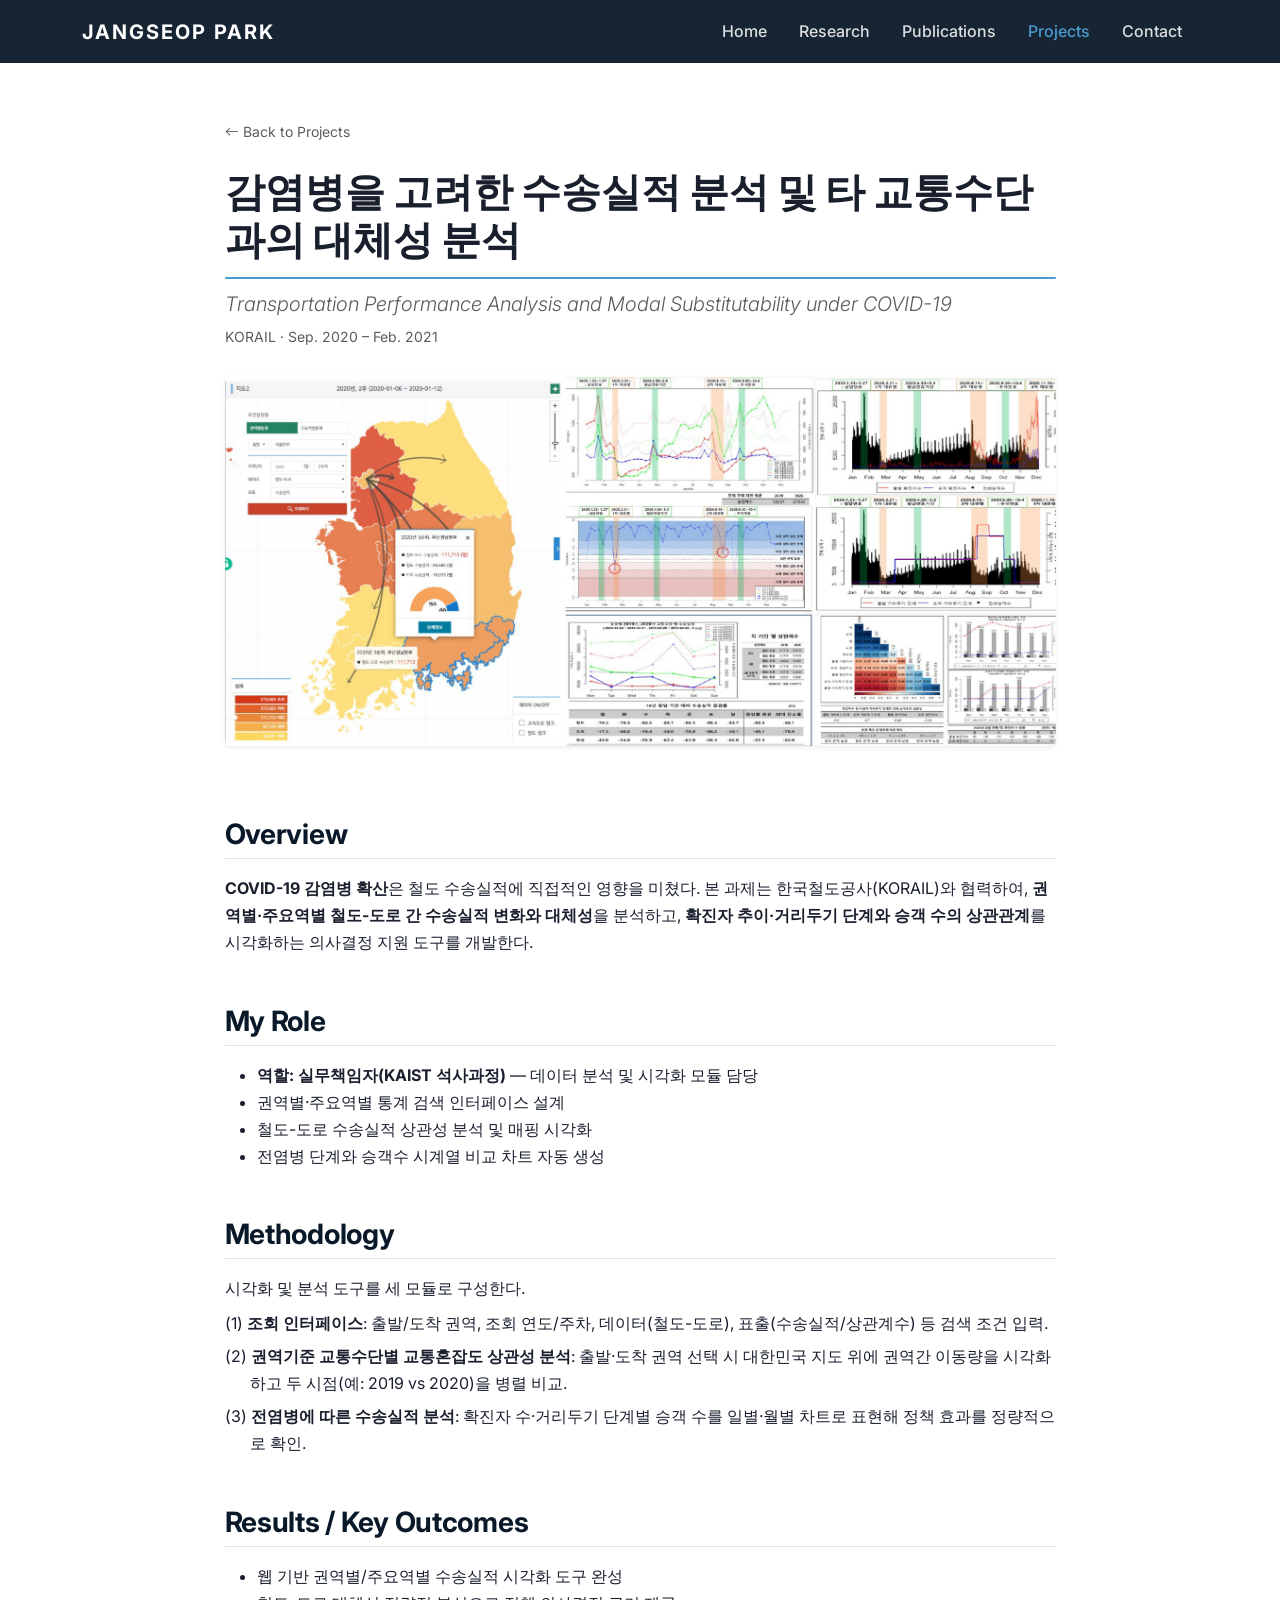
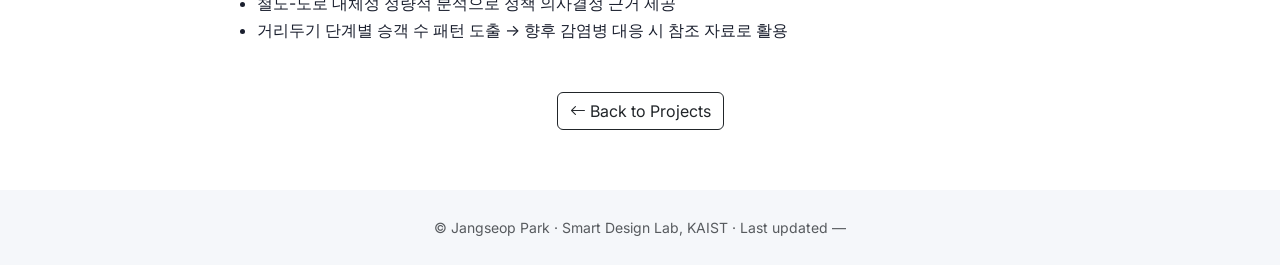
<file: projects/covid-transport.html>
<!DOCTYPE html>
<html lang="ko">
<head>
  <!-- Google tag (gtag.js) -->
  <script async src="https://www.googletagmanager.com/gtag/js?id=G-HP69FMEBZ3"></script>
  <script>
    window.dataLayer = window.dataLayer || [];
    function gtag(){dataLayer.push(arguments);}
    gtag('js', new Date());
    gtag('config', 'G-HP69FMEBZ3');
  </script>
  <meta charset="UTF-8" />
  <meta name="viewport" content="width=device-width, initial-scale=1.0" />
  <title>감염병을 고려한 수송실적 분석 및 타 교통수단과의 대체성 분석 — Jangseop Park</title>
  <link href="https://cdn.jsdelivr.net/npm/bootstrap@5.3.3/dist/css/bootstrap.min.css" rel="stylesheet" />
  <link rel="stylesheet" href="https://cdn.jsdelivr.net/npm/bootstrap-icons@1.11.3/font/bootstrap-icons.css" />
  <link href="https://fonts.googleapis.com/css2?family=Inter:wght@300;400;600;800&display=swap" rel="stylesheet" />
  <link rel="stylesheet" href="../assets/css/style.css" />
  <link rel="stylesheet" href="https://cdn.jsdelivr.net/npm/aos@2.3.4/dist/aos.css" />
</head>
<body>

  <nav id="mainNav" class="navbar navbar-expand-lg navbar-dark fixed-top scrolled">
    <div class="container">
      <a class="navbar-brand fw-bold" href="../index.html">JANGSEOP PARK</a>
      <button class="navbar-toggler" type="button" data-bs-toggle="collapse" data-bs-target="#navMenu"
              aria-controls="navMenu" aria-expanded="false" aria-label="Toggle navigation">
        <span class="navbar-toggler-icon"></span>
      </button>
      <div class="collapse navbar-collapse" id="navMenu">
        <ul class="navbar-nav ms-auto">
          <li class="nav-item"><a class="nav-link" href="../index.html">Home</a></li>
          <li class="nav-item"><a class="nav-link" href="../research.html">Research</a></li>
          <li class="nav-item"><a class="nav-link" href="../publications.html">Publications</a></li>
          <li class="nav-item"><a class="nav-link active" href="../projects.html">Projects</a></li>
          <li class="nav-item"><a class="nav-link" href="../contact.html">Contact</a></li>
        </ul>
      </div>
    </div>
  </nav>

  <main class="container" style="padding-top: 120px; padding-bottom: 60px;">

    <div class="row justify-content-center mb-4">
      <div class="col-lg-9">
        <a href="../projects.html" class="text-muted small text-decoration-none d-block mb-2">
          <i class="bi bi-arrow-left"></i> Back to Projects
        </a>
        <h1 class="section-title mt-3" data-aos="fade-up">감염병을 고려한 수송실적 분석 및 타 교통수단과의 대체성 분석</h1>
        <p class="lead text-muted mb-1" data-aos="fade-up" data-aos-delay="150">
          <em>Transportation Performance Analysis and Modal Substitutability under COVID-19</em>
        </p>
        <p class="text-muted small mb-0" data-aos="fade-up" data-aos-delay="300">
          KORAIL · Sep. 2020 – Feb. 2021
        </p>
      </div>
    </div>

    <div class="row justify-content-center mb-5">
      <div class="col-lg-9" data-aos="fade-up">
        <img src="framework/KORAIL.jpg" alt="COVID-19 철도 수송실적 분석" class="img-fluid rounded shadow-sm" />
      </div>
    </div>

    <div class="row justify-content-center">
      <div class="col-lg-9">
        <h3 class="fw-bold heading-navy mt-4 mb-3" data-aos="fade-up">Overview</h3>
        <p data-aos="fade-up">
          <strong>COVID-19 감염병 확산</strong>은 철도 수송실적에 직접적인 영향을
          미쳤다. 본 과제는 한국철도공사(KORAIL)와 협력하여, <strong>권역별·주요역별
          철도-도로 간 수송실적 변화와 대체성</strong>을 분석하고, <strong>확진자
          추이·거리두기 단계와 승객 수의 상관관계</strong>를 시각화하는 의사결정
          지원 도구를 개발한다.
        </p>

        <h3 class="fw-bold heading-navy mt-5 mb-3" data-aos="fade-up">My Role</h3>
        <ul data-aos="fade-up">
          <li><strong>역할: 실무책임자(KAIST 석사과정)</strong> — 데이터 분석 및 시각화 모듈 담당</li>
          <li>권역별·주요역별 통계 검색 인터페이스 설계</li>
          <li>철도-도로 수송실적 상관성 분석 및 매핑 시각화</li>
          <li>전염병 단계와 승객수 시계열 비교 차트 자동 생성</li>
        </ul>

        <h3 class="fw-bold heading-navy mt-5 mb-3" data-aos="fade-up">Methodology</h3>
        <p data-aos="fade-up">
          
          시각화 및 분석 도구를 세 모듈로 구성한다.
          <span class="method-step">(1) <strong>조회 인터페이스</strong>:
          출발/도착 권역, 조회 연도/주차, 데이터(철도-도로), 표출(수송실적/상관계수)
          등 검색 조건 입력.</span><span class="method-step">(2) <strong>권역기준 교통수단별 교통혼잡도 상관성
          분석</strong>: 출발·도착 권역 선택 시 대한민국 지도 위에 권역간
          이동량을 시각화하고 두 시점(예: 2019 vs 2020)을 병렬 비교.</span><span class="method-step">(3) <strong>전염병에 따른 수송실적 분석</strong>: 확진자 수·거리두기
          단계별 승객 수를 일별·월별 차트로 표현해 정책 효과를 정량적으로 확인.</span>
        </p>

        <h3 class="fw-bold heading-navy mt-5 mb-3" data-aos="fade-up">Results / Key Outcomes</h3>
        <ul data-aos="fade-up">
          <li>웹 기반 권역별/주요역별 수송실적 시각화 도구 완성</li>
          <li>철도-도로 대체성 정량적 분석으로 정책 의사결정 근거 제공</li>
          <li>거리두기 단계별 승객 수 패턴 도출 → 향후 감염병 대응 시 참조 자료로 활용</li>
        </ul>

        <div class="text-center mt-5">
          <a href="../projects.html" class="btn btn-outline-dark">
            <i class="bi bi-arrow-left me-1"></i>Back to Projects
          </a>
        </div>
      </div>
    </div>

  </main>

  <footer class="py-4 text-center">
    <div class="container">
      <small class="text-muted">&copy; Jangseop Park &middot; Smart Design Lab, KAIST &middot; Last updated <span id="last-updated">&mdash;</span></small>
    </div>
  </footer>

  <script src="https://cdn.jsdelivr.net/npm/bootstrap@5.3.3/dist/js/bootstrap.bundle.min.js"></script>
  <script src="https://cdn.jsdelivr.net/npm/aos@2.3.4/dist/aos.js"></script>
  <script>
    AOS.init({ duration: 700, once: true, offset: 80 });
    (function () {
      const titles = document.querySelectorAll('.section-title');
      if (!titles.length || !('IntersectionObserver' in window)) {
        titles.forEach((el) => el.classList.add('is-revealed'));
        return;
      }
      const io = new IntersectionObserver((entries, obs) => {
        entries.forEach((entry) => {
          if (entry.isIntersecting) {
            entry.target.classList.add('is-revealed');
            obs.unobserve(entry.target);
          }
        });
      }, { threshold: 0.1, rootMargin: '0px 0px -10% 0px' });
      titles.forEach((el) => io.observe(el));
    })();
  </script>
  <script src="../assets/js/last-updated.js"></script>
</body>
</html>
</file>
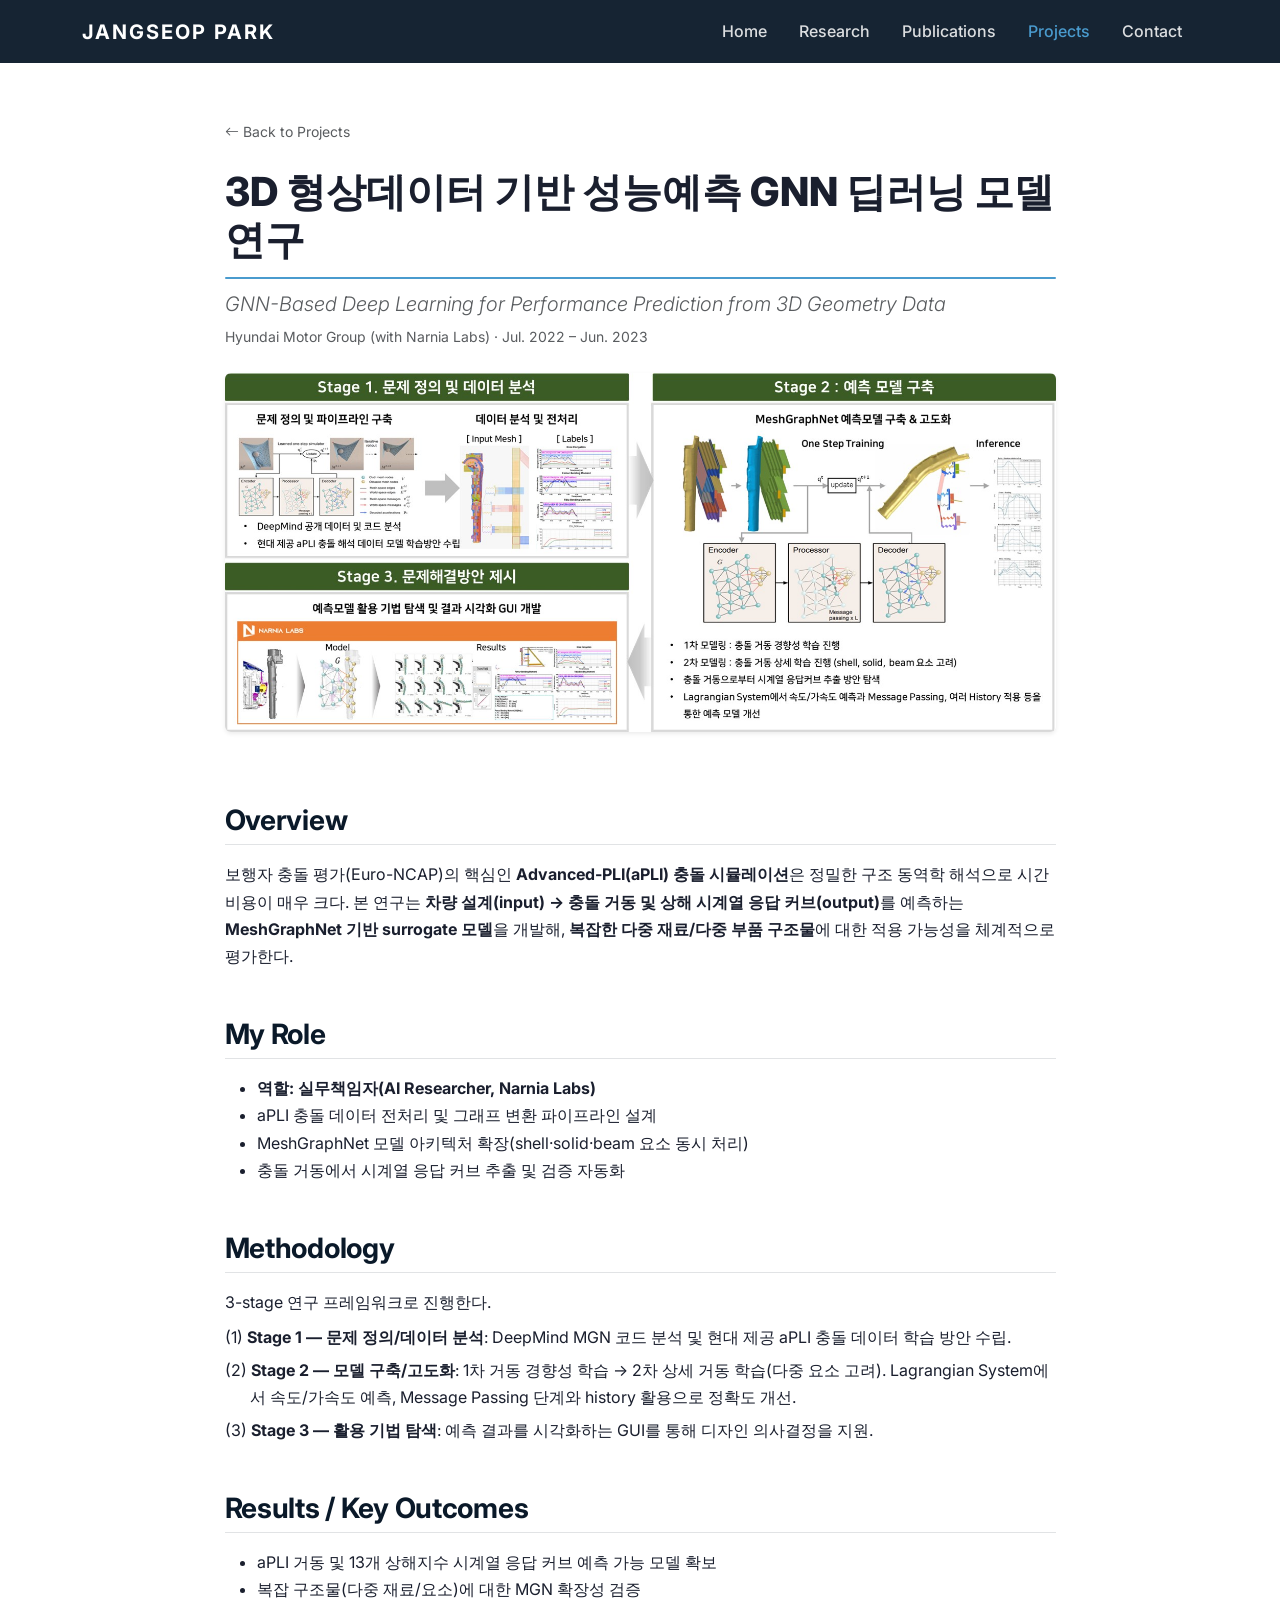
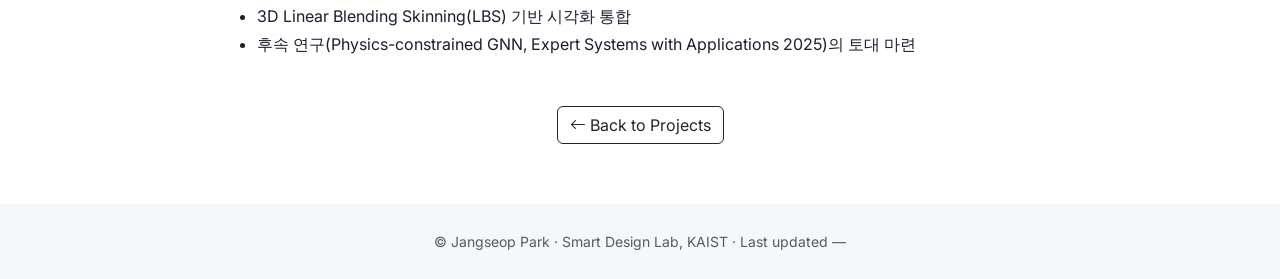
<file: projects/gnn-crash.html>
<!DOCTYPE html>
<html lang="ko">
<head>
  <!-- Google tag (gtag.js) -->
  <script async src="https://www.googletagmanager.com/gtag/js?id=G-HP69FMEBZ3"></script>
  <script>
    window.dataLayer = window.dataLayer || [];
    function gtag(){dataLayer.push(arguments);}
    gtag('js', new Date());
    gtag('config', 'G-HP69FMEBZ3');
  </script>
  <meta charset="UTF-8" />
  <meta name="viewport" content="width=device-width, initial-scale=1.0" />
  <title>3D 형상데이터 기반 성능예측 GNN 딥러닝 모델 연구 — Jangseop Park</title>
  <link href="https://cdn.jsdelivr.net/npm/bootstrap@5.3.3/dist/css/bootstrap.min.css" rel="stylesheet" />
  <link rel="stylesheet" href="https://cdn.jsdelivr.net/npm/bootstrap-icons@1.11.3/font/bootstrap-icons.css" />
  <link href="https://fonts.googleapis.com/css2?family=Inter:wght@300;400;600;800&display=swap" rel="stylesheet" />
  <link rel="stylesheet" href="../assets/css/style.css" />
  <link rel="stylesheet" href="https://cdn.jsdelivr.net/npm/aos@2.3.4/dist/aos.css" />
</head>
<body>

  <nav id="mainNav" class="navbar navbar-expand-lg navbar-dark fixed-top scrolled">
    <div class="container">
      <a class="navbar-brand fw-bold" href="../index.html">JANGSEOP PARK</a>
      <button class="navbar-toggler" type="button" data-bs-toggle="collapse" data-bs-target="#navMenu"
              aria-controls="navMenu" aria-expanded="false" aria-label="Toggle navigation">
        <span class="navbar-toggler-icon"></span>
      </button>
      <div class="collapse navbar-collapse" id="navMenu">
        <ul class="navbar-nav ms-auto">
          <li class="nav-item"><a class="nav-link" href="../index.html">Home</a></li>
          <li class="nav-item"><a class="nav-link" href="../research.html">Research</a></li>
          <li class="nav-item"><a class="nav-link" href="../publications.html">Publications</a></li>
          <li class="nav-item"><a class="nav-link active" href="../projects.html">Projects</a></li>
          <li class="nav-item"><a class="nav-link" href="../contact.html">Contact</a></li>
        </ul>
      </div>
    </div>
  </nav>

  <main class="container" style="padding-top: 120px; padding-bottom: 60px;">

    <div class="row justify-content-center mb-4">
      <div class="col-lg-9">
        <a href="../projects.html" class="text-muted small text-decoration-none d-block mb-2">
          <i class="bi bi-arrow-left"></i> Back to Projects
        </a>
        <h1 class="section-title mt-3" data-aos="fade-up">3D 형상데이터 기반 성능예측 GNN 딥러닝 모델 연구</h1>
        <p class="lead text-muted mb-1" data-aos="fade-up" data-aos-delay="150">
          <em>GNN-Based Deep Learning for Performance Prediction from 3D Geometry Data</em>
        </p>
        <p class="text-muted small mb-0" data-aos="fade-up" data-aos-delay="300">
          Hyundai Motor Group (with Narnia Labs) · Jul. 2022 – Jun. 2023
        </p>
      </div>
    </div>

    <div class="row justify-content-center mb-5">
      <div class="col-lg-9" data-aos="fade-up">
        <img src="framework/HYUNDAI_MGN.jpg" alt="3D 형상데이터 GNN aPLI 충돌" class="img-fluid rounded shadow-sm" />
      </div>
    </div>

    <div class="row justify-content-center">
      <div class="col-lg-9">
        <h3 class="fw-bold heading-navy mt-4 mb-3" data-aos="fade-up">Overview</h3>
        <p data-aos="fade-up">
          보행자 충돌 평가(Euro-NCAP)의 핵심인 <strong>Advanced-PLI(aPLI) 충돌
          시뮬레이션</strong>은 정밀한 구조 동역학 해석으로 시간 비용이 매우
          크다. 본 연구는 <strong>차량 설계(input) → 충돌 거동 및 상해 시계열
          응답 커브(output)</strong>를 예측하는 <strong>MeshGraphNet 기반
          surrogate 모델</strong>을 개발해, <strong>복잡한 다중 재료/다중 부품
          구조물</strong>에 대한 적용 가능성을 체계적으로 평가한다.
        </p>

        <h3 class="fw-bold heading-navy mt-5 mb-3" data-aos="fade-up">My Role</h3>
        <ul data-aos="fade-up">
          <li><strong>역할: 실무책임자(AI Researcher, Narnia Labs)</strong></li>
          <li>aPLI 충돌 데이터 전처리 및 그래프 변환 파이프라인 설계</li>
          <li>MeshGraphNet 모델 아키텍처 확장(shell·solid·beam 요소 동시 처리)</li>
          <li>충돌 거동에서 시계열 응답 커브 추출 및 검증 자동화</li>
        </ul>

        <h3 class="fw-bold heading-navy mt-5 mb-3" data-aos="fade-up">Methodology</h3>
        <p data-aos="fade-up">
          
          3-stage 연구 프레임워크로 진행한다.
          <span class="method-step">(1) <strong>Stage 1 — 문제 정의/데이터
          분석</strong>: DeepMind MGN 코드 분석 및 현대 제공 aPLI 충돌 데이터
          학습 방안 수립.</span><span class="method-step">(2) <strong>Stage 2 — 모델 구축/고도화</strong>:
          1차 거동 경향성 학습 → 2차 상세 거동 학습(다중 요소 고려).
          Lagrangian System에서 속도/가속도 예측, Message Passing 단계와
          history 활용으로 정확도 개선.</span><span class="method-step">(3) <strong>Stage 3 — 활용 기법 탐색</strong>:
          예측 결과를 시각화하는 GUI를 통해 디자인 의사결정을 지원.</span>
        </p>

        <h3 class="fw-bold heading-navy mt-5 mb-3" data-aos="fade-up">Results / Key Outcomes</h3>
        <ul data-aos="fade-up">
          <li>aPLI 거동 및 13개 상해지수 시계열 응답 커브 예측 가능 모델 확보</li>
          <li>복잡 구조물(다중 재료/요소)에 대한 MGN 확장성 검증</li>
          <li>3D Linear Blending Skinning(LBS) 기반 시각화 통합</li>
          <li>후속 연구(Physics-constrained GNN, Expert Systems with Applications 2025)의 토대 마련</li>
        </ul>

        <div class="text-center mt-5">
          <a href="../projects.html" class="btn btn-outline-dark">
            <i class="bi bi-arrow-left me-1"></i>Back to Projects
          </a>
        </div>
      </div>
    </div>

  </main>

  <footer class="py-4 text-center">
    <div class="container">
      <small class="text-muted">&copy; Jangseop Park &middot; Smart Design Lab, KAIST &middot; Last updated <span id="last-updated">&mdash;</span></small>
    </div>
  </footer>

  <script src="https://cdn.jsdelivr.net/npm/bootstrap@5.3.3/dist/js/bootstrap.bundle.min.js"></script>
  <script src="https://cdn.jsdelivr.net/npm/aos@2.3.4/dist/aos.js"></script>
  <script>
    AOS.init({ duration: 700, once: true, offset: 80 });
    (function () {
      const titles = document.querySelectorAll('.section-title');
      if (!titles.length || !('IntersectionObserver' in window)) {
        titles.forEach((el) => el.classList.add('is-revealed'));
        return;
      }
      const io = new IntersectionObserver((entries, obs) => {
        entries.forEach((entry) => {
          if (entry.isIntersecting) {
            entry.target.classList.add('is-revealed');
            obs.unobserve(entry.target);
          }
        });
      }, { threshold: 0.1, rootMargin: '0px 0px -10% 0px' });
      titles.forEach((el) => io.observe(el));
    })();
  </script>
  <script src="../assets/js/last-updated.js"></script>
</body>
</html>
</file>
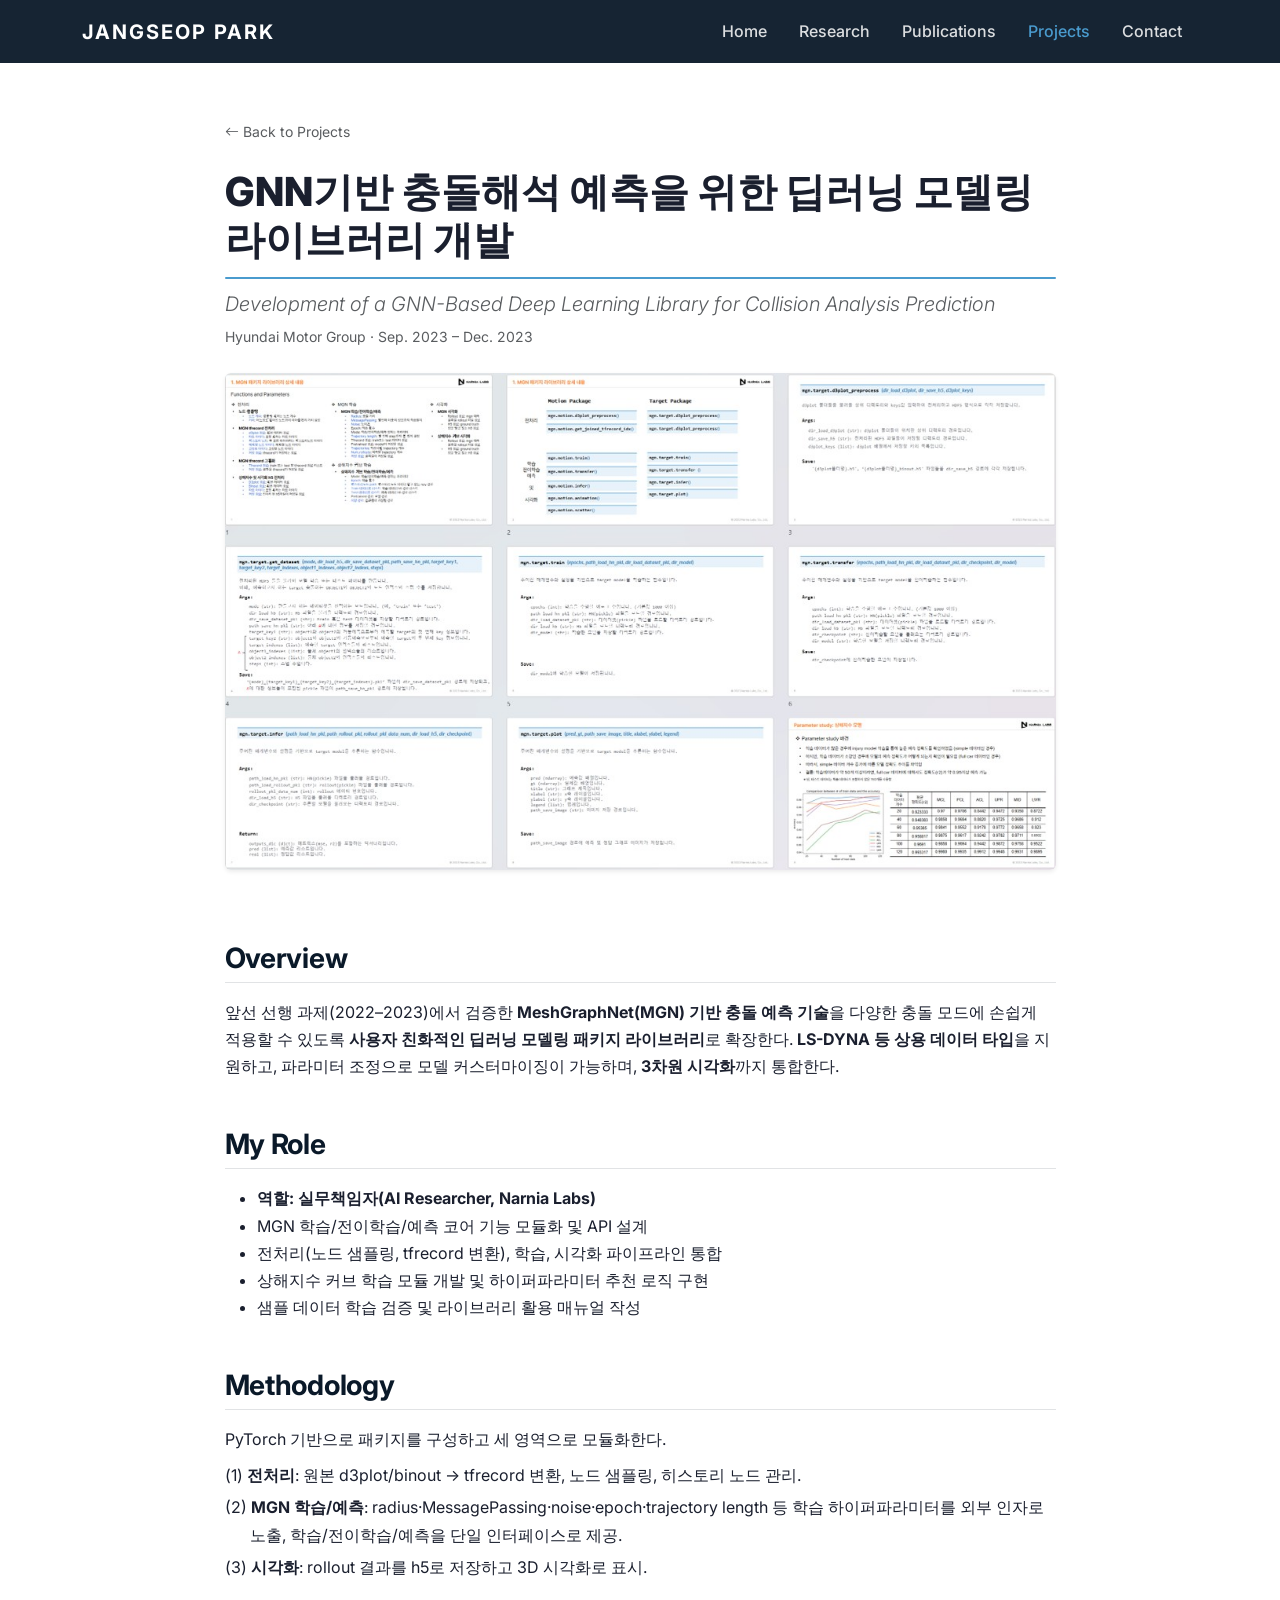
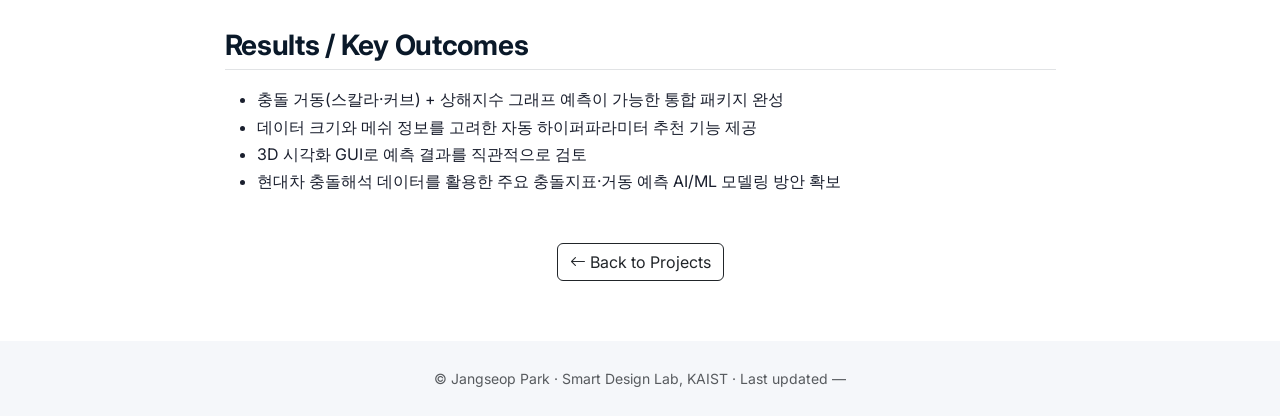
<file: projects/gnn-library.html>
<!DOCTYPE html>
<html lang="ko">
<head>
  <!-- Google tag (gtag.js) -->
  <script async src="https://www.googletagmanager.com/gtag/js?id=G-HP69FMEBZ3"></script>
  <script>
    window.dataLayer = window.dataLayer || [];
    function gtag(){dataLayer.push(arguments);}
    gtag('js', new Date());
    gtag('config', 'G-HP69FMEBZ3');
  </script>
  <meta charset="UTF-8" />
  <meta name="viewport" content="width=device-width, initial-scale=1.0" />
  <title>GNN기반 충돌해석 예측을 위한 딥러닝 모델링 라이브러리 개발 — Jangseop Park</title>
  <link href="https://cdn.jsdelivr.net/npm/bootstrap@5.3.3/dist/css/bootstrap.min.css" rel="stylesheet" />
  <link rel="stylesheet" href="https://cdn.jsdelivr.net/npm/bootstrap-icons@1.11.3/font/bootstrap-icons.css" />
  <link href="https://fonts.googleapis.com/css2?family=Inter:wght@300;400;600;800&display=swap" rel="stylesheet" />
  <link rel="stylesheet" href="../assets/css/style.css" />
  <link rel="stylesheet" href="https://cdn.jsdelivr.net/npm/aos@2.3.4/dist/aos.css" />
</head>
<body>

  <nav id="mainNav" class="navbar navbar-expand-lg navbar-dark fixed-top scrolled">
    <div class="container">
      <a class="navbar-brand fw-bold" href="../index.html">JANGSEOP PARK</a>
      <button class="navbar-toggler" type="button" data-bs-toggle="collapse" data-bs-target="#navMenu"
              aria-controls="navMenu" aria-expanded="false" aria-label="Toggle navigation">
        <span class="navbar-toggler-icon"></span>
      </button>
      <div class="collapse navbar-collapse" id="navMenu">
        <ul class="navbar-nav ms-auto">
          <li class="nav-item"><a class="nav-link" href="../index.html">Home</a></li>
          <li class="nav-item"><a class="nav-link" href="../research.html">Research</a></li>
          <li class="nav-item"><a class="nav-link" href="../publications.html">Publications</a></li>
          <li class="nav-item"><a class="nav-link active" href="../projects.html">Projects</a></li>
          <li class="nav-item"><a class="nav-link" href="../contact.html">Contact</a></li>
        </ul>
      </div>
    </div>
  </nav>

  <main class="container" style="padding-top: 120px; padding-bottom: 60px;">

    <div class="row justify-content-center mb-4">
      <div class="col-lg-9">
        <a href="../projects.html" class="text-muted small text-decoration-none d-block mb-2">
          <i class="bi bi-arrow-left"></i> Back to Projects
        </a>
        <h1 class="section-title mt-3" data-aos="fade-up">GNN기반 충돌해석 예측을 위한 딥러닝 모델링 라이브러리 개발</h1>
        <p class="lead text-muted mb-1" data-aos="fade-up" data-aos-delay="150">
          <em>Development of a GNN-Based Deep Learning Library for Collision Analysis Prediction</em>
        </p>
        <p class="text-muted small mb-0" data-aos="fade-up" data-aos-delay="300">
          Hyundai Motor Group · Sep. 2023 – Dec. 2023
        </p>
      </div>
    </div>

    <div class="row justify-content-center mb-5">
      <div class="col-lg-9" data-aos="fade-up">
        <img src="framework/HYUNDAI_MGN_LIBRARY.jpg" alt="GNN기반 충돌해석 라이브러리" class="img-fluid rounded shadow-sm" />
      </div>
    </div>

    <div class="row justify-content-center">
      <div class="col-lg-9">
        <h3 class="fw-bold heading-navy mt-4 mb-3" data-aos="fade-up">Overview</h3>
        <p data-aos="fade-up">
          앞선 선행 과제(2022–2023)에서 검증한 <strong>MeshGraphNet(MGN) 기반
          충돌 예측 기술</strong>을 다양한 충돌 모드에 손쉽게 적용할 수 있도록
          <strong>사용자 친화적인 딥러닝 모델링 패키지 라이브러리</strong>로
          확장한다. <strong>LS-DYNA 등 상용 데이터 타입</strong>을 지원하고,
          파라미터 조정으로 모델 커스터마이징이 가능하며, <strong>3차원
          시각화</strong>까지 통합한다.
        </p>

        <h3 class="fw-bold heading-navy mt-5 mb-3" data-aos="fade-up">My Role</h3>
        <ul data-aos="fade-up">
          <li><strong>역할: 실무책임자(AI Researcher, Narnia Labs)</strong></li>
          <li>MGN 학습/전이학습/예측 코어 기능 모듈화 및 API 설계</li>
          <li>전처리(노드 샘플링, tfrecord 변환), 학습, 시각화 파이프라인 통합</li>
          <li>상해지수 커브 학습 모듈 개발 및 하이퍼파라미터 추천 로직 구현</li>
          <li>샘플 데이터 학습 검증 및 라이브러리 활용 매뉴얼 작성</li>
        </ul>

        <h3 class="fw-bold heading-navy mt-5 mb-3" data-aos="fade-up">Methodology</h3>
        <p data-aos="fade-up">
          
          PyTorch 기반으로 패키지를 구성하고 세 영역으로 모듈화한다.
          <span class="method-step">(1) <strong>전처리</strong>: 원본 d3plot/binout → tfrecord 변환,
          노드 샘플링, 히스토리 노드 관리.</span><span class="method-step">(2) <strong>MGN 학습/예측</strong>:
          radius·MessagePassing·noise·epoch·trajectory length 등 학습
          하이퍼파라미터를 외부 인자로 노출, 학습/전이학습/예측을 단일
          인터페이스로 제공.</span><span class="method-step">(3) <strong>시각화</strong>: rollout 결과를
          h5로 저장하고 3D 시각화로 표시.</span>
        </p>

        <h3 class="fw-bold heading-navy mt-5 mb-3" data-aos="fade-up">Results / Key Outcomes</h3>
        <ul data-aos="fade-up">
          <li>충돌 거동(스칼라·커브) + 상해지수 그래프 예측이 가능한 통합 패키지 완성</li>
          <li>데이터 크기와 메쉬 정보를 고려한 자동 하이퍼파라미터 추천 기능 제공</li>
          <li>3D 시각화 GUI로 예측 결과를 직관적으로 검토</li>
          <li>현대차 충돌해석 데이터를 활용한 주요 충돌지표·거동 예측 AI/ML 모델링 방안 확보</li>
        </ul>

        <div class="text-center mt-5">
          <a href="../projects.html" class="btn btn-outline-dark">
            <i class="bi bi-arrow-left me-1"></i>Back to Projects
          </a>
        </div>
      </div>
    </div>

  </main>

  <footer class="py-4 text-center">
    <div class="container">
      <small class="text-muted">&copy; Jangseop Park &middot; Smart Design Lab, KAIST &middot; Last updated <span id="last-updated">&mdash;</span></small>
    </div>
  </footer>

  <script src="https://cdn.jsdelivr.net/npm/bootstrap@5.3.3/dist/js/bootstrap.bundle.min.js"></script>
  <script src="https://cdn.jsdelivr.net/npm/aos@2.3.4/dist/aos.js"></script>
  <script>
    AOS.init({ duration: 700, once: true, offset: 80 });
    (function () {
      const titles = document.querySelectorAll('.section-title');
      if (!titles.length || !('IntersectionObserver' in window)) {
        titles.forEach((el) => el.classList.add('is-revealed'));
        return;
      }
      const io = new IntersectionObserver((entries, obs) => {
        entries.forEach((entry) => {
          if (entry.isIntersecting) {
            entry.target.classList.add('is-revealed');
            obs.unobserve(entry.target);
          }
        });
      }, { threshold: 0.1, rootMargin: '0px 0px -10% 0px' });
      titles.forEach((el) => io.observe(el));
    })();
  </script>
  <script src="../assets/js/last-updated.js"></script>
</body>
</html>
</file>
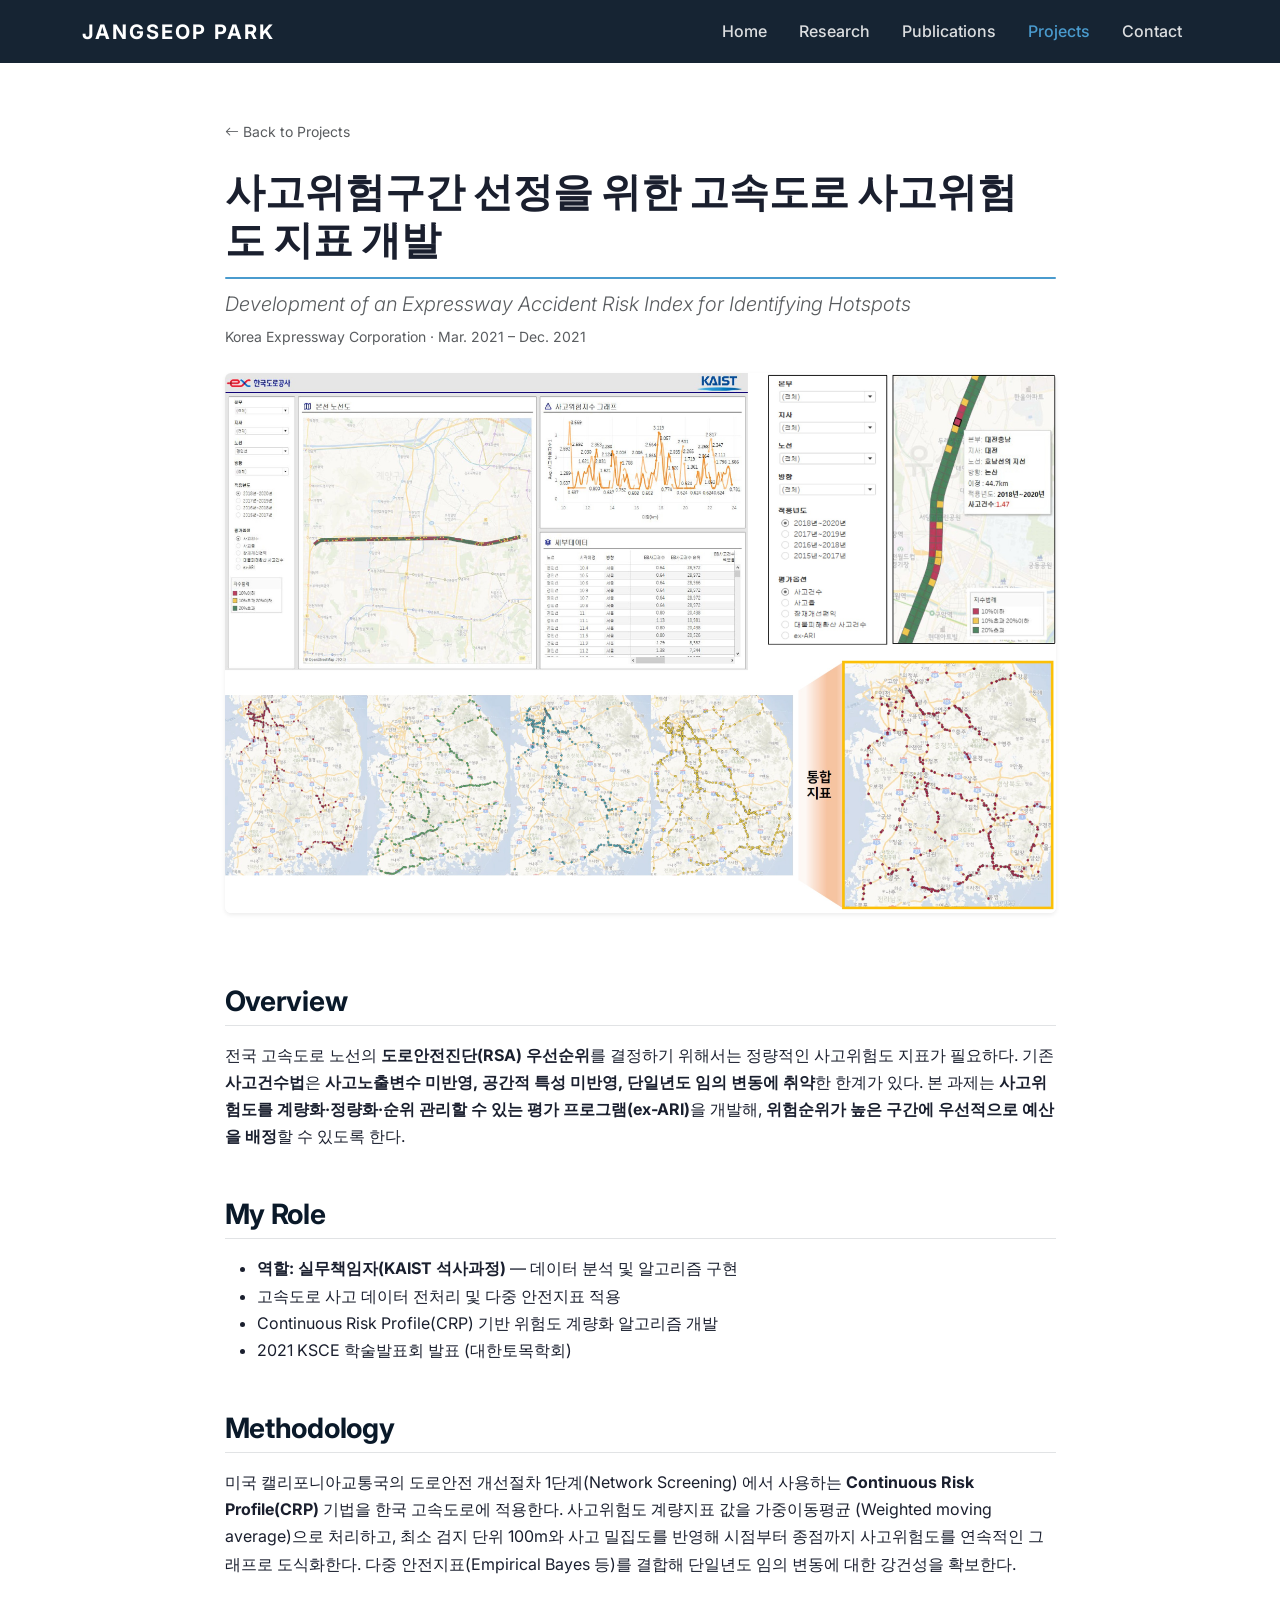
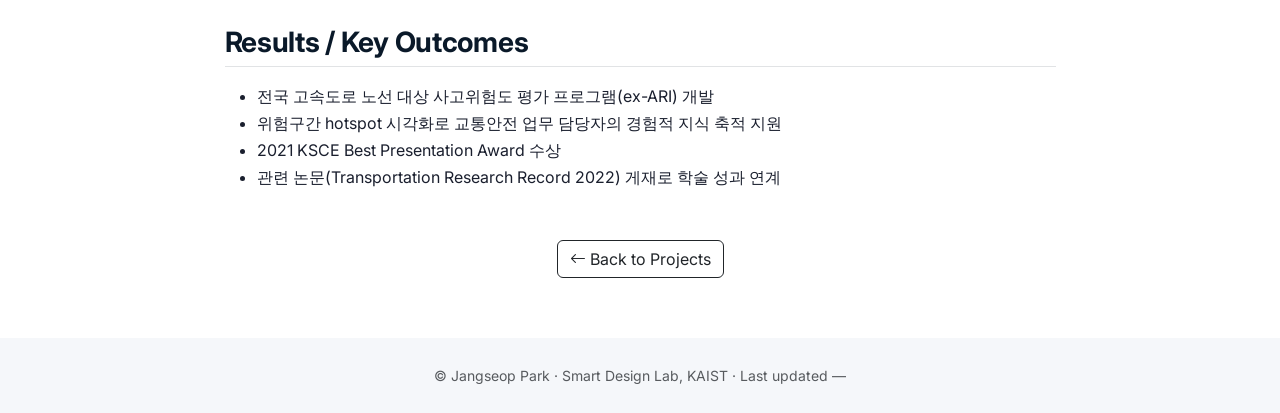
<file: projects/highway-risk.html>
<!DOCTYPE html>
<html lang="ko">
<head>
  <!-- Google tag (gtag.js) -->
  <script async src="https://www.googletagmanager.com/gtag/js?id=G-HP69FMEBZ3"></script>
  <script>
    window.dataLayer = window.dataLayer || [];
    function gtag(){dataLayer.push(arguments);}
    gtag('js', new Date());
    gtag('config', 'G-HP69FMEBZ3');
  </script>
  <meta charset="UTF-8" />
  <meta name="viewport" content="width=device-width, initial-scale=1.0" />
  <title>사고위험구간 선정을 위한 고속도로 사고위험도 지표 개발 — Jangseop Park</title>
  <link href="https://cdn.jsdelivr.net/npm/bootstrap@5.3.3/dist/css/bootstrap.min.css" rel="stylesheet" />
  <link rel="stylesheet" href="https://cdn.jsdelivr.net/npm/bootstrap-icons@1.11.3/font/bootstrap-icons.css" />
  <link href="https://fonts.googleapis.com/css2?family=Inter:wght@300;400;600;800&display=swap" rel="stylesheet" />
  <link rel="stylesheet" href="../assets/css/style.css" />
  <link rel="stylesheet" href="https://cdn.jsdelivr.net/npm/aos@2.3.4/dist/aos.css" />
</head>
<body>

  <nav id="mainNav" class="navbar navbar-expand-lg navbar-dark fixed-top scrolled">
    <div class="container">
      <a class="navbar-brand fw-bold" href="../index.html">JANGSEOP PARK</a>
      <button class="navbar-toggler" type="button" data-bs-toggle="collapse" data-bs-target="#navMenu"
              aria-controls="navMenu" aria-expanded="false" aria-label="Toggle navigation">
        <span class="navbar-toggler-icon"></span>
      </button>
      <div class="collapse navbar-collapse" id="navMenu">
        <ul class="navbar-nav ms-auto">
          <li class="nav-item"><a class="nav-link" href="../index.html">Home</a></li>
          <li class="nav-item"><a class="nav-link" href="../research.html">Research</a></li>
          <li class="nav-item"><a class="nav-link" href="../publications.html">Publications</a></li>
          <li class="nav-item"><a class="nav-link active" href="../projects.html">Projects</a></li>
          <li class="nav-item"><a class="nav-link" href="../contact.html">Contact</a></li>
        </ul>
      </div>
    </div>
  </nav>

  <main class="container" style="padding-top: 120px; padding-bottom: 60px;">

    <div class="row justify-content-center mb-4">
      <div class="col-lg-9">
        <a href="../projects.html" class="text-muted small text-decoration-none d-block mb-2">
          <i class="bi bi-arrow-left"></i> Back to Projects
        </a>
        <h1 class="section-title mt-3" data-aos="fade-up">사고위험구간 선정을 위한 고속도로 사고위험도 지표 개발</h1>
        <p class="lead text-muted mb-1" data-aos="fade-up" data-aos-delay="150">
          <em>Development of an Expressway Accident Risk Index for Identifying Hotspots</em>
        </p>
        <p class="text-muted small mb-0" data-aos="fade-up" data-aos-delay="300">
          Korea Expressway Corporation · Mar. 2021 – Dec. 2021
        </p>
      </div>
    </div>

    <div class="row justify-content-center mb-5">
      <div class="col-lg-9" data-aos="fade-up">
        <img src="framework/EX.jpg" alt="고속도로 사고위험도 지표 (ex-ARI)" class="img-fluid rounded shadow-sm" />
      </div>
    </div>

    <div class="row justify-content-center">
      <div class="col-lg-9">
        <h3 class="fw-bold heading-navy mt-4 mb-3" data-aos="fade-up">Overview</h3>
        <p data-aos="fade-up">
          전국 고속도로 노선의 <strong>도로안전진단(RSA) 우선순위</strong>를
          결정하기 위해서는 정량적인 사고위험도 지표가 필요하다. 기존
          <strong>사고건수법</strong>은 <strong>사고노출변수 미반영, 공간적
          특성 미반영, 단일년도 임의 변동에 취약</strong>한 한계가 있다. 본
          과제는 <strong>사고위험도를 계량화·정량화·순위 관리할 수 있는 평가
          프로그램(ex-ARI)</strong>을 개발해, <strong>위험순위가 높은 구간에
          우선적으로 예산을 배정</strong>할 수 있도록 한다.
        </p>

        <h3 class="fw-bold heading-navy mt-5 mb-3" data-aos="fade-up">My Role</h3>
        <ul data-aos="fade-up">
          <li><strong>역할: 실무책임자(KAIST 석사과정)</strong> — 데이터 분석 및 알고리즘 구현</li>
          <li>고속도로 사고 데이터 전처리 및 다중 안전지표 적용</li>
          <li>Continuous Risk Profile(CRP) 기반 위험도 계량화 알고리즘 개발</li>
          <li>2021 KSCE 학술발표회 발표 (대한토목학회)</li>
        </ul>

        <h3 class="fw-bold heading-navy mt-5 mb-3" data-aos="fade-up">Methodology</h3>
        <p data-aos="fade-up">
          미국 캘리포니아교통국의 도로안전 개선절차 1단계(Network Screening)
          에서 사용하는 <strong>Continuous Risk Profile(CRP)</strong> 기법을
          한국 고속도로에 적용한다. 사고위험도 계량지표 값을 가중이동평균
          (Weighted moving average)으로 처리하고, 최소 검지 단위 100m와 사고
          밀집도를 반영해 시점부터 종점까지 사고위험도를 연속적인 그래프로
          도식화한다. 다중 안전지표(Empirical Bayes 등)를 결합해 단일년도
          임의 변동에 대한 강건성을 확보한다.
        </p>

        <h3 class="fw-bold heading-navy mt-5 mb-3" data-aos="fade-up">Results / Key Outcomes</h3>
        <ul data-aos="fade-up">
          <li>전국 고속도로 노선 대상 사고위험도 평가 프로그램(ex-ARI) 개발</li>
          <li>위험구간 hotspot 시각화로 교통안전 업무 담당자의 경험적 지식 축적 지원</li>
          <li>2021 KSCE Best Presentation Award 수상</li>
          <li>관련 논문(Transportation Research Record 2022) 게재로 학술 성과 연계</li>
        </ul>

        <div class="text-center mt-5">
          <a href="../projects.html" class="btn btn-outline-dark">
            <i class="bi bi-arrow-left me-1"></i>Back to Projects
          </a>
        </div>
      </div>
    </div>

  </main>

  <footer class="py-4 text-center">
    <div class="container">
      <small class="text-muted">&copy; Jangseop Park &middot; Smart Design Lab, KAIST &middot; Last updated <span id="last-updated">&mdash;</span></small>
    </div>
  </footer>

  <script src="https://cdn.jsdelivr.net/npm/bootstrap@5.3.3/dist/js/bootstrap.bundle.min.js"></script>
  <script src="https://cdn.jsdelivr.net/npm/aos@2.3.4/dist/aos.js"></script>
  <script>
    AOS.init({ duration: 700, once: true, offset: 80 });
    (function () {
      const titles = document.querySelectorAll('.section-title');
      if (!titles.length || !('IntersectionObserver' in window)) {
        titles.forEach((el) => el.classList.add('is-revealed'));
        return;
      }
      const io = new IntersectionObserver((entries, obs) => {
        entries.forEach((entry) => {
          if (entry.isIntersecting) {
            entry.target.classList.add('is-revealed');
            obs.unobserve(entry.target);
          }
        });
      }, { threshold: 0.1, rootMargin: '0px 0px -10% 0px' });
      titles.forEach((el) => io.observe(el));
    })();
  </script>
  <script src="../assets/js/last-updated.js"></script>
</body>
</html>
</file>
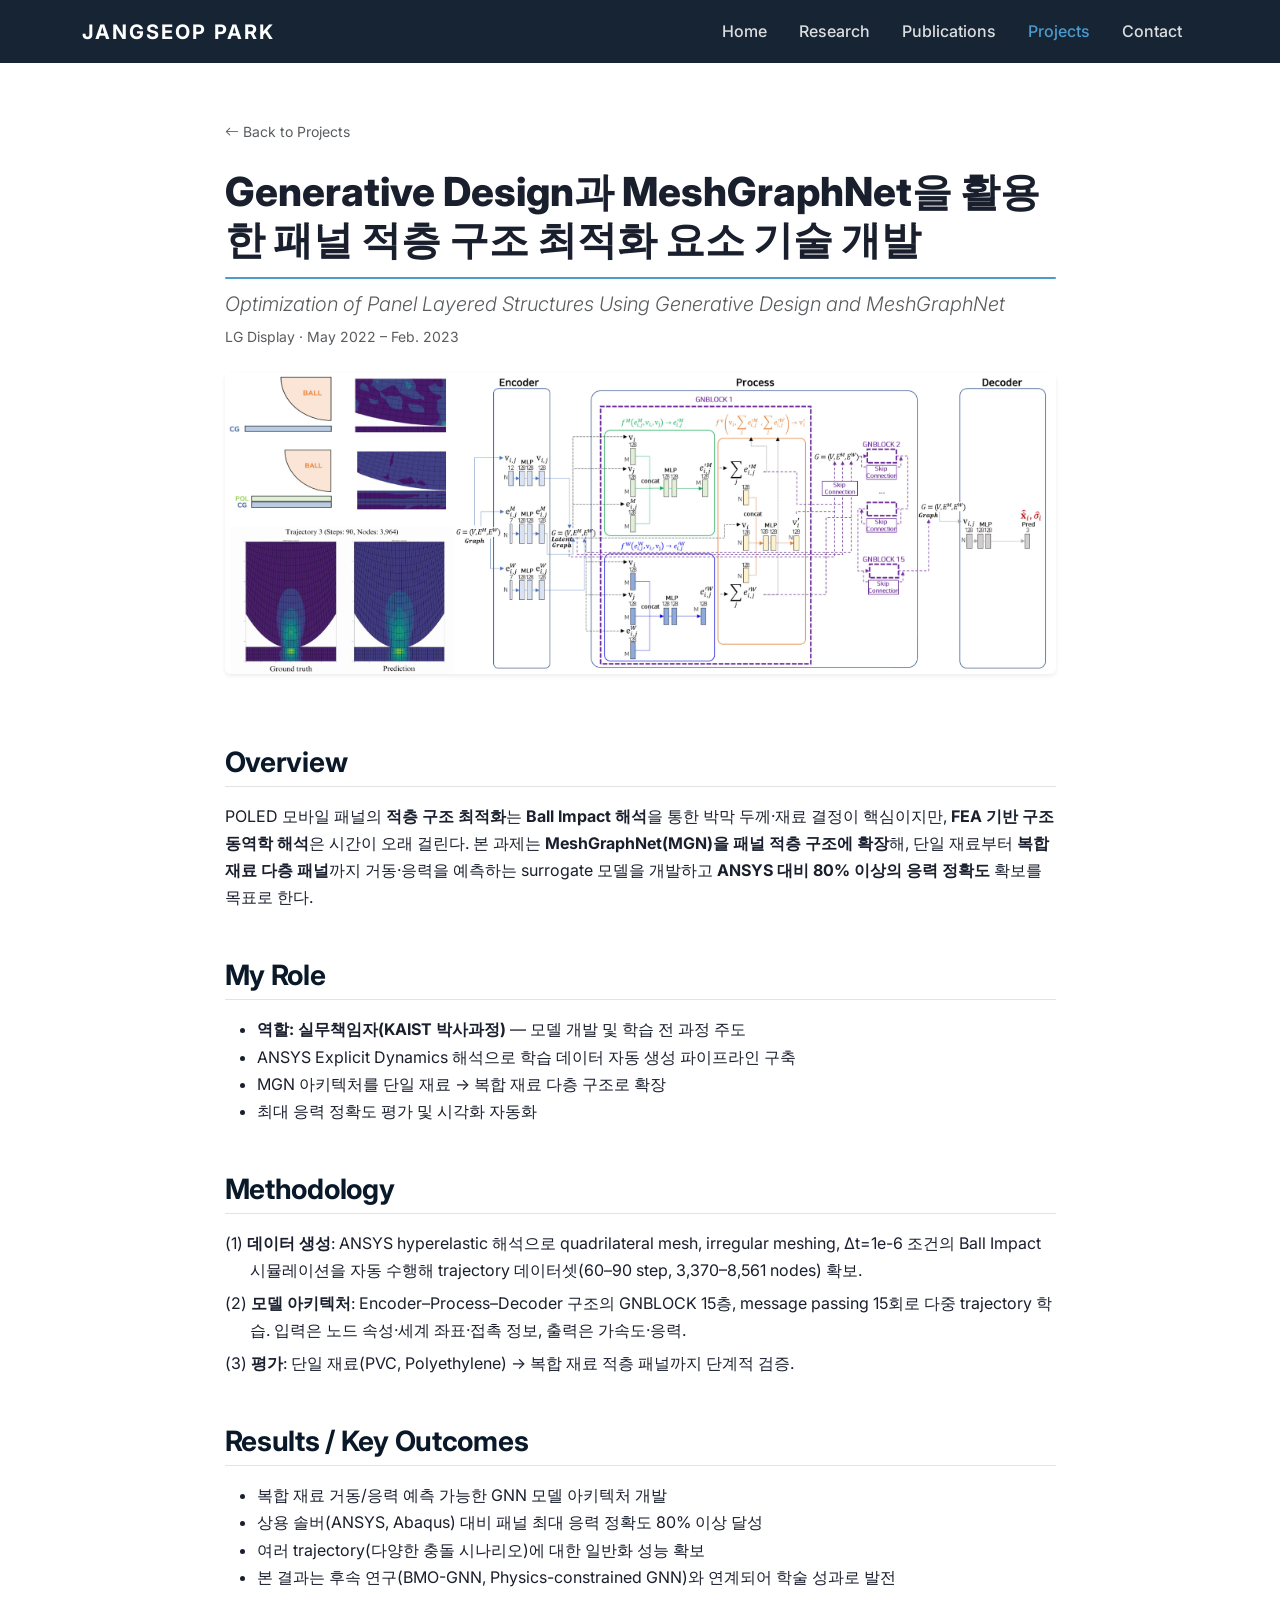
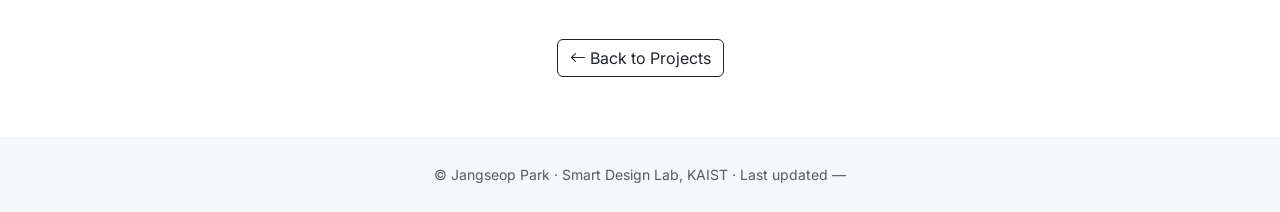
<file: projects/panel-layered.html>
<!DOCTYPE html>
<html lang="ko">
<head>
  <!-- Google tag (gtag.js) -->
  <script async src="https://www.googletagmanager.com/gtag/js?id=G-HP69FMEBZ3"></script>
  <script>
    window.dataLayer = window.dataLayer || [];
    function gtag(){dataLayer.push(arguments);}
    gtag('js', new Date());
    gtag('config', 'G-HP69FMEBZ3');
  </script>
  <meta charset="UTF-8" />
  <meta name="viewport" content="width=device-width, initial-scale=1.0" />
  <title>Generative Design과 MeshGraphNet을 활용한 패널 적층 구조 최적화 — Jangseop Park</title>
  <link href="https://cdn.jsdelivr.net/npm/bootstrap@5.3.3/dist/css/bootstrap.min.css" rel="stylesheet" />
  <link rel="stylesheet" href="https://cdn.jsdelivr.net/npm/bootstrap-icons@1.11.3/font/bootstrap-icons.css" />
  <link href="https://fonts.googleapis.com/css2?family=Inter:wght@300;400;600;800&display=swap" rel="stylesheet" />
  <link rel="stylesheet" href="../assets/css/style.css" />
  <link rel="stylesheet" href="https://cdn.jsdelivr.net/npm/aos@2.3.4/dist/aos.css" />
</head>
<body>

  <nav id="mainNav" class="navbar navbar-expand-lg navbar-dark fixed-top scrolled">
    <div class="container">
      <a class="navbar-brand fw-bold" href="../index.html">JANGSEOP PARK</a>
      <button class="navbar-toggler" type="button" data-bs-toggle="collapse" data-bs-target="#navMenu"
              aria-controls="navMenu" aria-expanded="false" aria-label="Toggle navigation">
        <span class="navbar-toggler-icon"></span>
      </button>
      <div class="collapse navbar-collapse" id="navMenu">
        <ul class="navbar-nav ms-auto">
          <li class="nav-item"><a class="nav-link" href="../index.html">Home</a></li>
          <li class="nav-item"><a class="nav-link" href="../research.html">Research</a></li>
          <li class="nav-item"><a class="nav-link" href="../publications.html">Publications</a></li>
          <li class="nav-item"><a class="nav-link active" href="../projects.html">Projects</a></li>
          <li class="nav-item"><a class="nav-link" href="../contact.html">Contact</a></li>
        </ul>
      </div>
    </div>
  </nav>

  <main class="container" style="padding-top: 120px; padding-bottom: 60px;">

    <div class="row justify-content-center mb-4">
      <div class="col-lg-9">
        <a href="../projects.html" class="text-muted small text-decoration-none d-block mb-2">
          <i class="bi bi-arrow-left"></i> Back to Projects
        </a>
        <h1 class="section-title mt-3" data-aos="fade-up">Generative Design과 MeshGraphNet을 활용한 패널 적층 구조 최적화 요소 기술 개발</h1>
        <p class="lead text-muted mb-1" data-aos="fade-up" data-aos-delay="150">
          <em>Optimization of Panel Layered Structures Using Generative Design and MeshGraphNet</em>
        </p>
        <p class="text-muted small mb-0" data-aos="fade-up" data-aos-delay="300">
          LG Display · May 2022 – Feb. 2023
        </p>
      </div>
    </div>

    <div class="row justify-content-center mb-5">
      <div class="col-lg-9" data-aos="fade-up">
        <img src="framework/LGDISPLAY.jpg" alt="LG Display 패널 적층 구조 최적화" class="img-fluid rounded shadow-sm" />
      </div>
    </div>

    <div class="row justify-content-center">
      <div class="col-lg-9">
        <h3 class="fw-bold heading-navy mt-4 mb-3" data-aos="fade-up">Overview</h3>
        <p data-aos="fade-up">
          POLED 모바일 패널의 <strong>적층 구조 최적화</strong>는 <strong>Ball
          Impact 해석</strong>을 통한 박막 두께·재료 결정이 핵심이지만,
          <strong>FEA 기반 구조 동역학 해석</strong>은 시간이 오래 걸린다. 본
          과제는 <strong>MeshGraphNet(MGN)을 패널 적층 구조에 확장</strong>해,
          단일 재료부터 <strong>복합 재료 다층 패널</strong>까지 거동·응력을
          예측하는 surrogate 모델을 개발하고 <strong>ANSYS 대비 80% 이상의
          응력 정확도</strong> 확보를 목표로 한다.
        </p>

        <h3 class="fw-bold heading-navy mt-5 mb-3" data-aos="fade-up">My Role</h3>
        <ul data-aos="fade-up">
          <li><strong>역할: 실무책임자(KAIST 박사과정)</strong> — 모델 개발 및 학습 전 과정 주도</li>
          <li>ANSYS Explicit Dynamics 해석으로 학습 데이터 자동 생성 파이프라인 구축</li>
          <li>MGN 아키텍처를 단일 재료 → 복합 재료 다층 구조로 확장</li>
          <li>최대 응력 정확도 평가 및 시각화 자동화</li>
        </ul>

        <h3 class="fw-bold heading-navy mt-5 mb-3" data-aos="fade-up">Methodology</h3>
        <p data-aos="fade-up">
          
          <span class="method-step">(1) <strong>데이터 생성</strong>: ANSYS hyperelastic 해석으로 quadrilateral
          mesh, irregular meshing, Δt=1e-6 조건의 Ball Impact 시뮬레이션을 자동
          수행해 trajectory 데이터셋(60–90 step, 3,370–8,561 nodes) 확보.</span><span class="method-step">(2) <strong>모델 아키텍처</strong>: Encoder–Process–Decoder 구조의 GNBLOCK
          15층, message passing 15회로 다중 trajectory 학습. 입력은 노드
          속성·세계 좌표·접촉 정보, 출력은 가속도·응력.</span><span class="method-step">(3) <strong>평가</strong>:
          단일 재료(PVC, Polyethylene) → 복합 재료 적층 패널까지 단계적 검증.</span>
        </p>

        <h3 class="fw-bold heading-navy mt-5 mb-3" data-aos="fade-up">Results / Key Outcomes</h3>
        <ul data-aos="fade-up">
          <li>복합 재료 거동/응력 예측 가능한 GNN 모델 아키텍처 개발</li>
          <li>상용 솔버(ANSYS, Abaqus) 대비 패널 최대 응력 정확도 80% 이상 달성</li>
          <li>여러 trajectory(다양한 충돌 시나리오)에 대한 일반화 성능 확보</li>
          <li>본 결과는 후속 연구(BMO-GNN, Physics-constrained GNN)와 연계되어 학술 성과로 발전</li>
        </ul>

        <div class="text-center mt-5">
          <a href="../projects.html" class="btn btn-outline-dark">
            <i class="bi bi-arrow-left me-1"></i>Back to Projects
          </a>
        </div>
      </div>
    </div>

  </main>

  <footer class="py-4 text-center">
    <div class="container">
      <small class="text-muted">&copy; Jangseop Park &middot; Smart Design Lab, KAIST &middot; Last updated <span id="last-updated">&mdash;</span></small>
    </div>
  </footer>

  <script src="https://cdn.jsdelivr.net/npm/bootstrap@5.3.3/dist/js/bootstrap.bundle.min.js"></script>
  <script src="https://cdn.jsdelivr.net/npm/aos@2.3.4/dist/aos.js"></script>
  <script>
    AOS.init({ duration: 700, once: true, offset: 80 });
    (function () {
      const titles = document.querySelectorAll('.section-title');
      if (!titles.length || !('IntersectionObserver' in window)) {
        titles.forEach((el) => el.classList.add('is-revealed'));
        return;
      }
      const io = new IntersectionObserver((entries, obs) => {
        entries.forEach((entry) => {
          if (entry.isIntersecting) {
            entry.target.classList.add('is-revealed');
            obs.unobserve(entry.target);
          }
        });
      }, { threshold: 0.1, rootMargin: '0px 0px -10% 0px' });
      titles.forEach((el) => io.observe(el));
    })();
  </script>
  <script src="../assets/js/last-updated.js"></script>
</body>
</html>
</file>
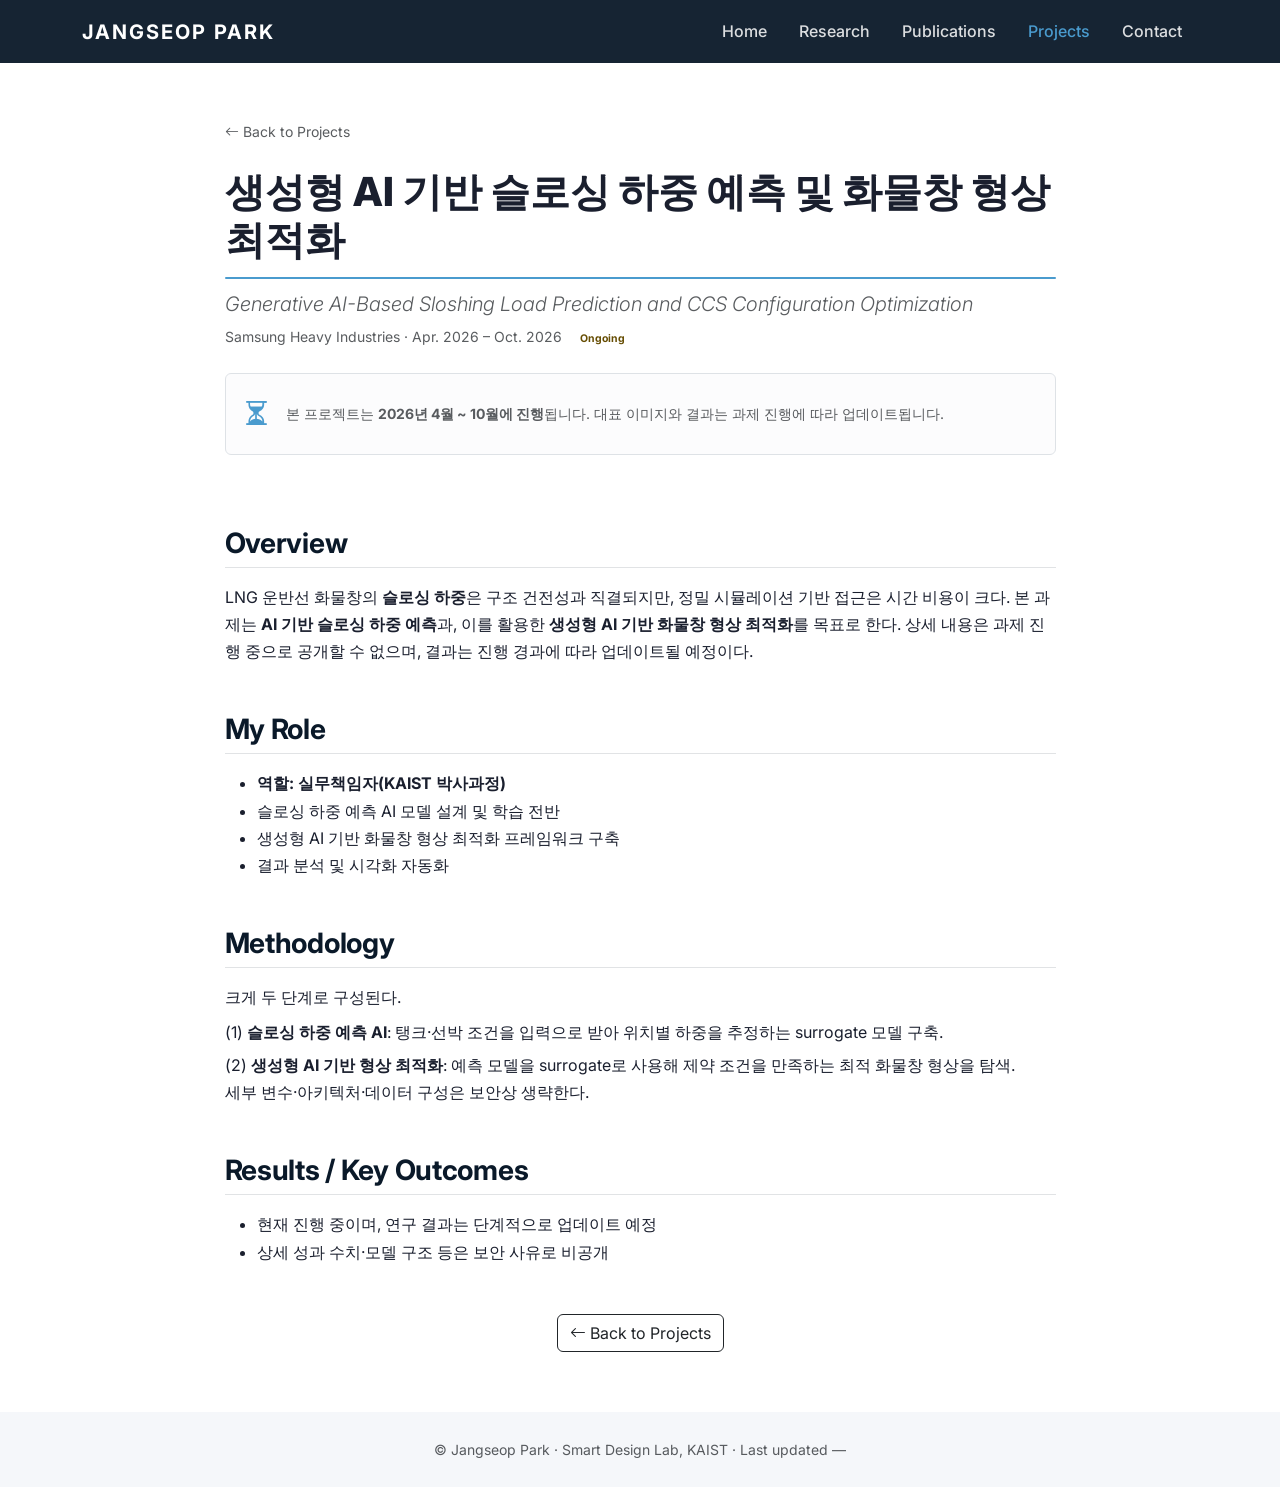
<file: projects/sloshing.html>
<!DOCTYPE html>
<html lang="ko">
<head>
  <!-- Google tag (gtag.js) -->
  <script async src="https://www.googletagmanager.com/gtag/js?id=G-HP69FMEBZ3"></script>
  <script>
    window.dataLayer = window.dataLayer || [];
    function gtag(){dataLayer.push(arguments);}
    gtag('js', new Date());
    gtag('config', 'G-HP69FMEBZ3');
  </script>
  <meta charset="UTF-8" />
  <meta name="viewport" content="width=device-width, initial-scale=1.0" />
  <title>생성형 AI 기반 슬로싱 하중 예측 및 화물창 형상 최적화 — Jangseop Park</title>
  <link href="https://cdn.jsdelivr.net/npm/bootstrap@5.3.3/dist/css/bootstrap.min.css" rel="stylesheet" />
  <link rel="stylesheet" href="https://cdn.jsdelivr.net/npm/bootstrap-icons@1.11.3/font/bootstrap-icons.css" />
  <link href="https://fonts.googleapis.com/css2?family=Inter:wght@300;400;600;800&display=swap" rel="stylesheet" />
  <link rel="stylesheet" href="../assets/css/style.css" />
  <link rel="stylesheet" href="https://cdn.jsdelivr.net/npm/aos@2.3.4/dist/aos.css" />
</head>
<body>

  <!-- ========================= NAVBAR ========================= -->
  <nav id="mainNav" class="navbar navbar-expand-lg navbar-dark fixed-top scrolled">
    <div class="container">
      <a class="navbar-brand fw-bold" href="../index.html">JANGSEOP PARK</a>
      <button class="navbar-toggler" type="button" data-bs-toggle="collapse" data-bs-target="#navMenu"
              aria-controls="navMenu" aria-expanded="false" aria-label="Toggle navigation">
        <span class="navbar-toggler-icon"></span>
      </button>
      <div class="collapse navbar-collapse" id="navMenu">
        <ul class="navbar-nav ms-auto">
          <li class="nav-item"><a class="nav-link" href="../index.html">Home</a></li>
          <li class="nav-item"><a class="nav-link" href="../research.html">Research</a></li>
          <li class="nav-item"><a class="nav-link" href="../publications.html">Publications</a></li>
          <li class="nav-item"><a class="nav-link active" href="../projects.html">Projects</a></li>
          <li class="nav-item"><a class="nav-link" href="../contact.html">Contact</a></li>
        </ul>
      </div>
    </div>
  </nav>

  <main class="container" style="padding-top: 120px; padding-bottom: 60px;">

    <!-- ========================= HEADER ========================= -->
    <div class="row justify-content-center mb-4">
      <div class="col-lg-9">
        <a href="../projects.html" class="text-muted small text-decoration-none d-block mb-2">
          <i class="bi bi-arrow-left"></i> Back to Projects
        </a>
        <h1 class="section-title mt-3" data-aos="fade-up">생성형 AI 기반 슬로싱 하중 예측 및 화물창 형상 최적화</h1>
        <p class="lead text-muted mb-1" data-aos="fade-up" data-aos-delay="150">
          <em>Generative AI-Based Sloshing Load Prediction and CCS Configuration Optimization</em>
        </p>
        <p class="text-muted small mb-0" data-aos="fade-up" data-aos-delay="300">
          Samsung Heavy Industries · Apr. 2026 – Oct. 2026
          <span class="badge text-bg-warning-subtle text-warning-emphasis ms-2">Ongoing</span>
        </p>
      </div>
    </div>

    <!-- ========================= HERO IMAGE (project upcoming) ========================= -->
    <div class="row justify-content-center mb-5">
      <div class="col-lg-9" data-aos="fade-up">
        <div class="alert alert-light border d-flex align-items-center gap-3 mb-0" role="status">
          <i class="bi bi-hourglass-split fs-3 text-accent"></i>
          <div class="small text-muted mb-0">
            본 프로젝트는 <strong>2026년 4월 ~ 10월에 진행</strong>됩니다.
            대표 이미지와 결과는 과제 진행에 따라 업데이트됩니다.
          </div>
        </div>
      </div>
    </div>

    <!-- ========================= CONTENT ========================= -->
    <div class="row justify-content-center">
      <div class="col-lg-9">
        <h3 class="fw-bold heading-navy mt-4 mb-3" data-aos="fade-up">Overview</h3>
        <p data-aos="fade-up">
          LNG 운반선 화물창의 <strong>슬로싱 하중</strong>은 구조 건전성과 직결되지만,
          정밀 시뮬레이션 기반 접근은 시간 비용이 크다. 본 과제는 <strong>AI 기반
          슬로싱 하중 예측</strong>과, 이를 활용한 <strong>생성형 AI 기반 화물창 형상
          최적화</strong>를 목표로 한다. 상세 내용은 과제 진행 중으로 공개할 수 없으며,
          결과는 진행 경과에 따라 업데이트될 예정이다.
        </p>

        <h3 class="fw-bold heading-navy mt-5 mb-3" data-aos="fade-up">My Role</h3>
        <ul data-aos="fade-up">
          <li><strong>역할: 실무책임자(KAIST 박사과정)</strong></li>
          <li>슬로싱 하중 예측 AI 모델 설계 및 학습 전반</li>
          <li>생성형 AI 기반 화물창 형상 최적화 프레임워크 구축</li>
          <li>결과 분석 및 시각화 자동화</li>
        </ul>

        <h3 class="fw-bold heading-navy mt-5 mb-3" data-aos="fade-up">Methodology</h3>
        <p data-aos="fade-up">
          크게 두 단계로 구성된다.
          <span class="method-step">(1) <strong>슬로싱 하중 예측 AI</strong>:
          탱크·선박 조건을 입력으로 받아 위치별 하중을 추정하는 surrogate 모델 구축.</span><span class="method-step">(2) <strong>생성형 AI 기반 형상 최적화</strong>:
          예측 모델을 surrogate로 사용해 제약 조건을 만족하는 최적 화물창 형상을 탐색.</span>
          세부 변수·아키텍처·데이터 구성은 보안상 생략한다.
        </p>

        <h3 class="fw-bold heading-navy mt-5 mb-3" data-aos="fade-up">Results / Key Outcomes</h3>
        <ul data-aos="fade-up">
          <li>현재 진행 중이며, 연구 결과는 단계적으로 업데이트 예정</li>
          <li>상세 성과 수치·모델 구조 등은 보안 사유로 비공개</li>
        </ul>

        <div class="text-center mt-5">
          <a href="../projects.html" class="btn btn-outline-dark">
            <i class="bi bi-arrow-left me-1"></i>Back to Projects
          </a>
        </div>
      </div>
    </div>

  </main>

  <footer class="py-4 text-center">
    <div class="container">
      <small class="text-muted">&copy; Jangseop Park &middot; Smart Design Lab, KAIST &middot; Last updated <span id="last-updated">&mdash;</span></small>
    </div>
  </footer>

  <script src="https://cdn.jsdelivr.net/npm/bootstrap@5.3.3/dist/js/bootstrap.bundle.min.js"></script>
  <script src="https://cdn.jsdelivr.net/npm/aos@2.3.4/dist/aos.js"></script>
  <script>
    AOS.init({ duration: 700, once: true, offset: 80 });
    (function () {
      const titles = document.querySelectorAll('.section-title');
      if (!titles.length || !('IntersectionObserver' in window)) {
        titles.forEach((el) => el.classList.add('is-revealed'));
        return;
      }
      const io = new IntersectionObserver((entries, obs) => {
        entries.forEach((entry) => {
          if (entry.isIntersecting) {
            entry.target.classList.add('is-revealed');
            obs.unobserve(entry.target);
          }
        });
      }, { threshold: 0.1, rootMargin: '0px 0px -10% 0px' });
      titles.forEach((el) => io.observe(el));
    })();
  </script>
  <script src="../assets/js/last-updated.js"></script>
</body>
</html>
</file>
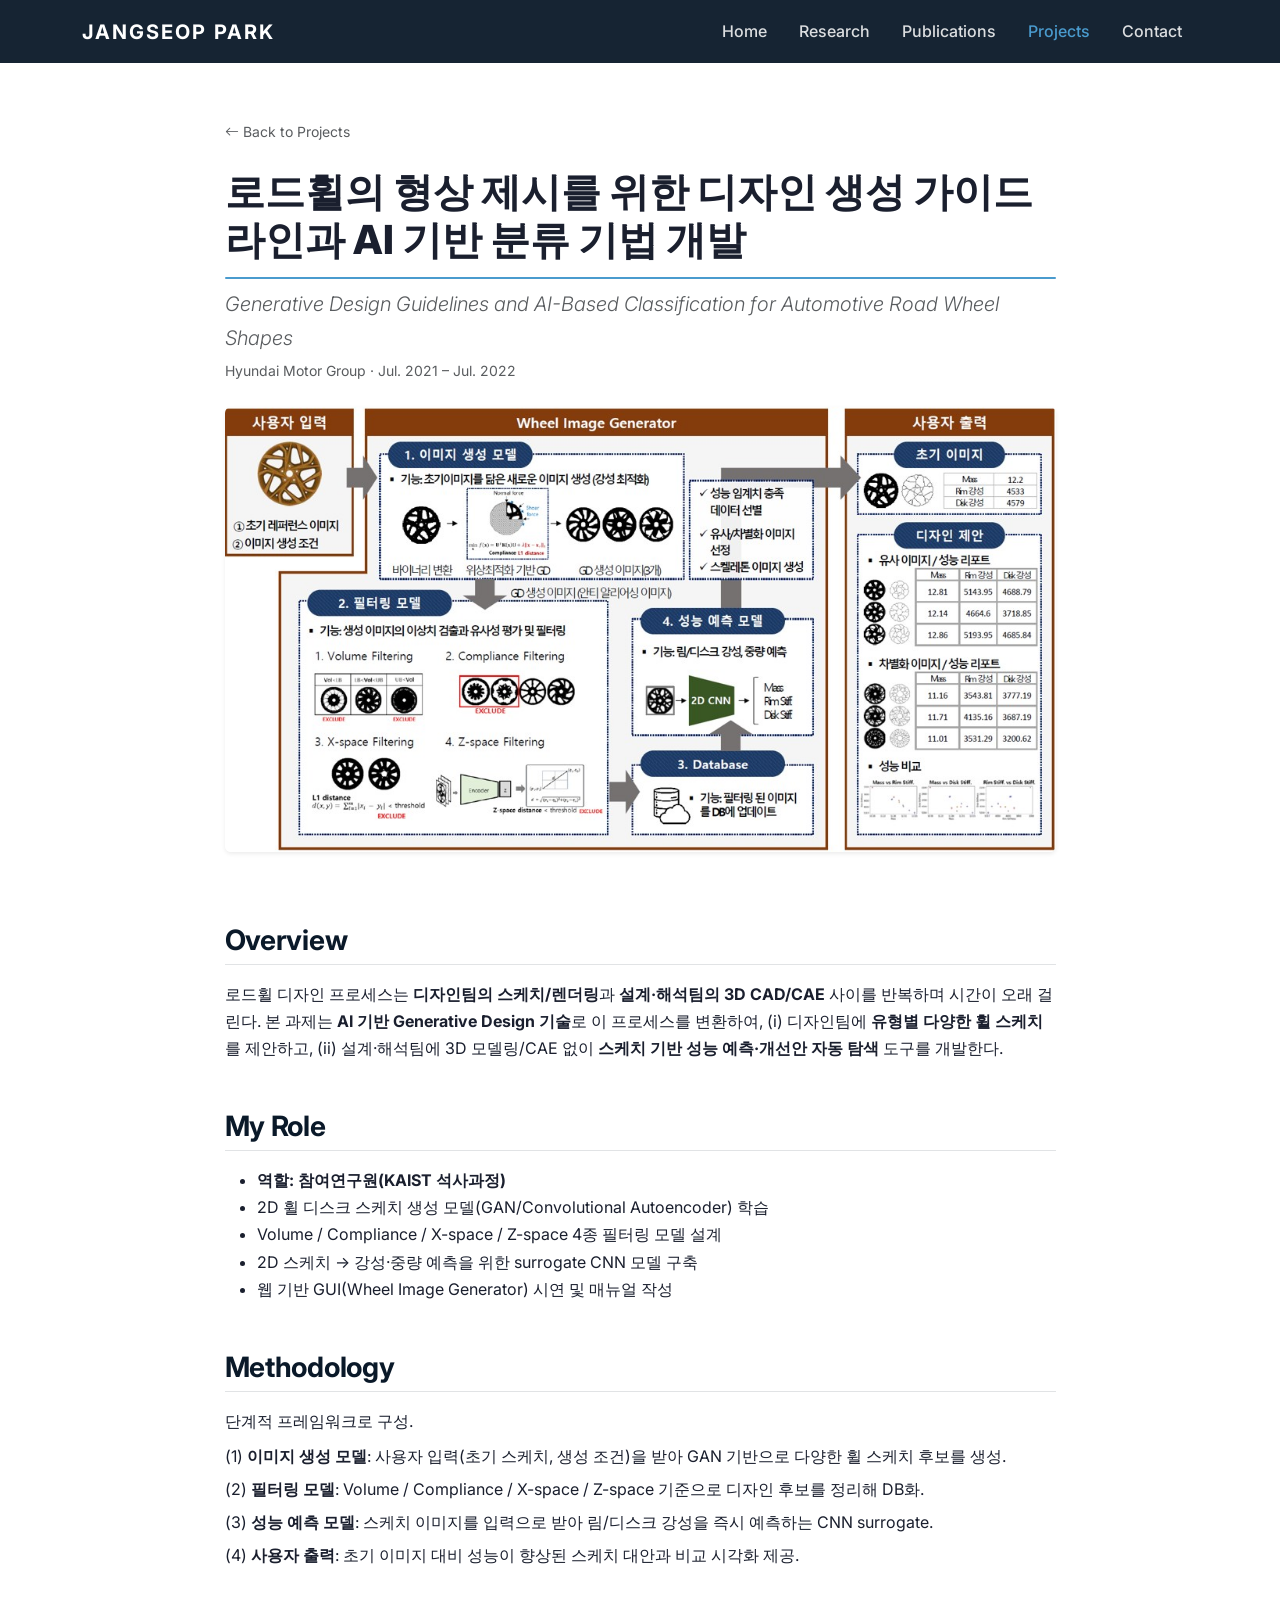
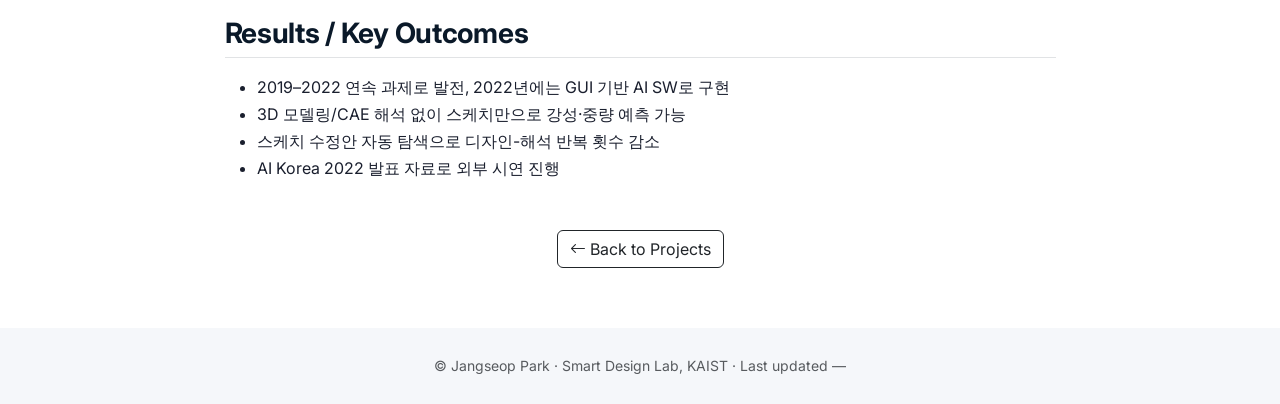
<file: projects/wheel-design.html>
<!DOCTYPE html>
<html lang="ko">
<head>
  <!-- Google tag (gtag.js) -->
  <script async src="https://www.googletagmanager.com/gtag/js?id=G-HP69FMEBZ3"></script>
  <script>
    window.dataLayer = window.dataLayer || [];
    function gtag(){dataLayer.push(arguments);}
    gtag('js', new Date());
    gtag('config', 'G-HP69FMEBZ3');
  </script>
  <meta charset="UTF-8" />
  <meta name="viewport" content="width=device-width, initial-scale=1.0" />
  <title>로드휠 디자인 생성 가이드라인과 AI 기반 분류 기법 — Jangseop Park</title>
  <link href="https://cdn.jsdelivr.net/npm/bootstrap@5.3.3/dist/css/bootstrap.min.css" rel="stylesheet" />
  <link rel="stylesheet" href="https://cdn.jsdelivr.net/npm/bootstrap-icons@1.11.3/font/bootstrap-icons.css" />
  <link href="https://fonts.googleapis.com/css2?family=Inter:wght@300;400;600;800&display=swap" rel="stylesheet" />
  <link rel="stylesheet" href="../assets/css/style.css" />
  <link rel="stylesheet" href="https://cdn.jsdelivr.net/npm/aos@2.3.4/dist/aos.css" />
</head>
<body>

  <nav id="mainNav" class="navbar navbar-expand-lg navbar-dark fixed-top scrolled">
    <div class="container">
      <a class="navbar-brand fw-bold" href="../index.html">JANGSEOP PARK</a>
      <button class="navbar-toggler" type="button" data-bs-toggle="collapse" data-bs-target="#navMenu"
              aria-controls="navMenu" aria-expanded="false" aria-label="Toggle navigation">
        <span class="navbar-toggler-icon"></span>
      </button>
      <div class="collapse navbar-collapse" id="navMenu">
        <ul class="navbar-nav ms-auto">
          <li class="nav-item"><a class="nav-link" href="../index.html">Home</a></li>
          <li class="nav-item"><a class="nav-link" href="../research.html">Research</a></li>
          <li class="nav-item"><a class="nav-link" href="../publications.html">Publications</a></li>
          <li class="nav-item"><a class="nav-link active" href="../projects.html">Projects</a></li>
          <li class="nav-item"><a class="nav-link" href="../contact.html">Contact</a></li>
        </ul>
      </div>
    </div>
  </nav>

  <main class="container" style="padding-top: 120px; padding-bottom: 60px;">

    <div class="row justify-content-center mb-4">
      <div class="col-lg-9">
        <a href="../projects.html" class="text-muted small text-decoration-none d-block mb-2">
          <i class="bi bi-arrow-left"></i> Back to Projects
        </a>
        <h1 class="section-title mt-3" data-aos="fade-up">로드휠의 형상 제시를 위한 디자인 생성 가이드라인과 AI 기반 분류 기법 개발</h1>
        <p class="lead text-muted mb-1" data-aos="fade-up" data-aos-delay="150">
          <em>Generative Design Guidelines and AI-Based Classification for Automotive Road Wheel Shapes</em>
        </p>
        <p class="text-muted small mb-0" data-aos="fade-up" data-aos-delay="300">
          Hyundai Motor Group · Jul. 2021 – Jul. 2022
        </p>
      </div>
    </div>

    <div class="row justify-content-center mb-5">
      <div class="col-lg-9" data-aos="fade-up">
        <img src="framework/HYUNDAI_NVH.jpg" alt="로드휠 디자인 생성 가이드라인" class="img-fluid rounded shadow-sm" />
      </div>
    </div>

    <div class="row justify-content-center">
      <div class="col-lg-9">
        <h3 class="fw-bold heading-navy mt-4 mb-3" data-aos="fade-up">Overview</h3>
        <p data-aos="fade-up">
          로드휠 디자인 프로세스는 <strong>디자인팀의 스케치/렌더링</strong>과
          <strong>설계·해석팀의 3D CAD/CAE</strong> 사이를 반복하며 시간이 오래
          걸린다. 본 과제는 <strong>AI 기반 Generative Design 기술</strong>로 이
          프로세스를 변환하여, (i) 디자인팀에 <strong>유형별 다양한 휠 스케치</strong>를
          제안하고, (ii) 설계·해석팀에 3D 모델링/CAE 없이 <strong>스케치 기반
          성능 예측·개선안 자동 탐색</strong> 도구를 개발한다.
        </p>

        <h3 class="fw-bold heading-navy mt-5 mb-3" data-aos="fade-up">My Role</h3>
        <ul data-aos="fade-up">
          <li><strong>역할: 참여연구원(KAIST 석사과정)</strong></li>
          <li>2D 휠 디스크 스케치 생성 모델(GAN/Convolutional Autoencoder) 학습</li>
          <li>Volume / Compliance / X-space / Z-space 4종 필터링 모델 설계</li>
          <li>2D 스케치 → 강성·중량 예측을 위한 surrogate CNN 모델 구축</li>
          <li>웹 기반 GUI(Wheel Image Generator) 시연 및 매뉴얼 작성</li>
        </ul>

        <h3 class="fw-bold heading-navy mt-5 mb-3" data-aos="fade-up">Methodology</h3>
        <p data-aos="fade-up">
          
          단계적 프레임워크로 구성.
          <span class="method-step">(1) <strong>이미지 생성 모델</strong>: 사용자
          입력(초기 스케치, 생성 조건)을 받아 GAN 기반으로 다양한 휠
          스케치 후보를 생성.</span><span class="method-step">(2) <strong>필터링 모델</strong>: Volume / Compliance /
          X-space / Z-space 기준으로 디자인 후보를 정리해 DB화.</span><span class="method-step">(3) <strong>성능 예측 모델</strong>: 스케치 이미지를 입력으로 받아
          림/디스크 강성을 즉시 예측하는 CNN surrogate.</span><span class="method-step">(4) <strong>사용자 출력</strong>:
          초기 이미지 대비 성능이 향상된 스케치 대안과 비교 시각화 제공.</span>
        </p>

        <h3 class="fw-bold heading-navy mt-5 mb-3" data-aos="fade-up">Results / Key Outcomes</h3>
        <ul data-aos="fade-up">
          <li>2019–2022 연속 과제로 발전, 2022년에는 GUI 기반 AI SW로 구현</li>
          <li>3D 모델링/CAE 해석 없이 스케치만으로 강성·중량 예측 가능</li>
          <li>스케치 수정안 자동 탐색으로 디자인-해석 반복 횟수 감소</li>
          <li>AI Korea 2022 발표 자료로 외부 시연 진행</li>
        </ul>

        <div class="text-center mt-5">
          <a href="../projects.html" class="btn btn-outline-dark">
            <i class="bi bi-arrow-left me-1"></i>Back to Projects
          </a>
        </div>
      </div>
    </div>

  </main>

  <footer class="py-4 text-center">
    <div class="container">
      <small class="text-muted">&copy; Jangseop Park &middot; Smart Design Lab, KAIST &middot; Last updated <span id="last-updated">&mdash;</span></small>
    </div>
  </footer>

  <script src="https://cdn.jsdelivr.net/npm/bootstrap@5.3.3/dist/js/bootstrap.bundle.min.js"></script>
  <script src="https://cdn.jsdelivr.net/npm/aos@2.3.4/dist/aos.js"></script>
  <script>
    AOS.init({ duration: 700, once: true, offset: 80 });
    (function () {
      const titles = document.querySelectorAll('.section-title');
      if (!titles.length || !('IntersectionObserver' in window)) {
        titles.forEach((el) => el.classList.add('is-revealed'));
        return;
      }
      const io = new IntersectionObserver((entries, obs) => {
        entries.forEach((entry) => {
          if (entry.isIntersecting) {
            entry.target.classList.add('is-revealed');
            obs.unobserve(entry.target);
          }
        });
      }, { threshold: 0.1, rootMargin: '0px 0px -10% 0px' });
      titles.forEach((el) => io.observe(el));
    })();
  </script>
  <script src="../assets/js/last-updated.js"></script>
</body>
</html>
</file>
<file: assets/css/style.css>
/* ============================================================
   Personal Homepage — Custom Styles
   Bootstrap 5 위에 덧씌우는 커스텀 스타일.
   색상/폰트를 바꾸고 싶다면 아래 :root 변수만 수정하세요.
   ============================================================ */

:root {
  --accent-color: #4a9bce;       /* muted sky — 살짝 더 채도 있는 하늘색 */
  --accent-dark: #2e7aab;        /* deeper sky — 호버 시 진해지는 색 */
  --bg-dark: #0a1929;            /* midnight navy — Hero/푸터 배경 */
  --bg-dark-light: #14253c;      /* 약간 밝은 navy — Hero 그라디언트 끝 */
  --bg-soft: #f5f7fa;            /* cool gray-50 — navy 톤과 어울리는 회백색 */
  --text-dark: #1a1f2e;          /* near-black slate */
  --font-sans: 'Inter', -apple-system, BlinkMacSystemFont, 'Segoe UI', sans-serif;
}

/* ----- Base ----- */
html { scroll-behavior: smooth; }
body {
  font-family: var(--font-sans);
  color: var(--text-dark);
  line-height: 1.7;
}

/* ----- Navbar ----- */
#mainNav {
  background-color: rgba(10, 25, 41, 0.0);
  transition: background-color 0.3s ease, padding 0.3s ease;
  padding: 1.25rem 0;
}
#mainNav.scrolled {
  background-color: rgba(10, 25, 41, 0.95);
  padding: 0.6rem 0;
  backdrop-filter: blur(8px);
}
#mainNav .navbar-brand { letter-spacing: 2px; }
#mainNav .nav-link {
  color: rgba(255, 255, 255, 0.85) !important;
  font-weight: 500;
  margin: 0 0.5rem;
}
#mainNav .nav-link:hover,
#mainNav .nav-link.active { color: var(--accent-color) !important; }

/* ----- Hero ----- */
.hero {
  background: var(--bg-dark);
  color: #fff;
  padding-top: 6rem;
  position: relative;
  overflow: hidden;
}
.hero > #particles-js {
  position: absolute;
  inset: 0;
  z-index: 0;
}
.hero > .container { position: relative; z-index: 1; }
.hero .display-2 { line-height: 1.1; }
.text-accent { color: var(--accent-color) !important; }
.hero-emphasis {
  color: #f5b870;       /* warm amber — navy + sky 보색 */
  font-weight: 600;
}
.heading-navy {
  color: var(--bg-dark) !important;
  font-weight: 700;
  letter-spacing: -0.01em;
  position: relative;
  padding-bottom: 0.4rem;
  border-bottom: 1px solid rgba(10, 25, 41, 0.12);
}

/* ----- Buttons ----- */
.btn-accent {
  background-color: var(--accent-color);
  border-color: var(--accent-color);
  color: #fff;
  font-weight: 600;
  letter-spacing: 0.01em;
}
.btn-accent:hover,
.btn-accent:focus {
  background-color: var(--accent-dark);
  border-color: var(--accent-dark);
  color: #fff;
}

/* ----- Section ----- */
.section-padding { padding: 6rem 0; }
.section-title {
  font-weight: 800;
  font-size: 2.5rem;
  margin-bottom: 0.5rem;
  position: relative;
  display: inline-block;
}
.section-title::after {
  content: '';
  display: block;
  width: 0;
  height: 2px;
  background: var(--accent-color);
  margin: 0.85rem auto 0;
  border-radius: 1px;
  transition: width 0.7s ease 0.15s;
}
.section-title.is-revealed::after { width: 100%; }
.section-subtitle { color: #6c757d; font-size: 1.1rem; }

/* ----- About ----- */
.profile-img {
  width: 240px;
  height: 240px;
  object-fit: cover;
  border: 6px solid #fff;
}

/* ----- Research cards ----- */
.research-icon { font-size: 3rem; line-height: 1; }
.card { transition: transform 0.25s ease, box-shadow 0.25s ease; }
.card:hover { transform: translateY(-6px); box-shadow: 0 1rem 2rem rgba(0,0,0,0.1) !important; }

/* ----- Publications ----- */
.publication-list {
  list-style: none;
  padding-left: 0;
  margin: 0;
  counter-reset: pub-counter;
}
ol.publication-list > li {
  position: relative;
  background: #fff;
  border: 1px solid #e9ecef;
  border-radius: 10px;
  padding: 1.1rem 1.25rem 1.1rem 3.2rem;
  margin-bottom: 1rem;
  box-shadow: 0 2px 6px rgba(0, 0, 0, 0.04);
  transition: transform 0.22s ease, box-shadow 0.22s ease, border-color 0.22s ease;
}
/* 번호 뱃지 — value 속성을 우선 사용해서 reversed 순서 그대로 표시 */
ol.publication-list > li::before {
  content: attr(value);
  position: absolute;
  left: 1rem;
  top: 1.2rem;
  width: 1.6rem;
  height: 1.6rem;
  border-radius: 50%;
  background: var(--accent-color);
  color: #fff;
  font-weight: 700;
  font-size: 0.85rem;
  display: flex;
  align-items: center;
  justify-content: center;
  box-shadow: 0 2px 4px rgba(0, 0, 0, 0.12);
  transition: transform 0.22s ease;
}
ol.publication-list > li:hover {
  transform: translateY(-4px);
  box-shadow: 0 0.75rem 1.5rem rgba(0, 0, 0, 0.10);
  border-color: var(--accent-color);
}
ol.publication-list > li.pub-clickable { cursor: pointer; }
ol.publication-list > li.pub-clickable:focus-visible {
  outline: 2px solid var(--accent-color);
  outline-offset: 2px;
}
ol.publication-list > li:hover::before {
  transform: scale(1.08);
}
.pub-title { font-size: 1.05rem; }
/* Publication/Project 제목의 strong을 짙은 회색으로 톤다운 */
.pub-title strong,
.project-detail h5 { color: #4b5563 !important; }
/* Research lead 강조 — 더 진하고 굵게 */
.lead-emphasis {
  color: #1f2937 !important;
  font-weight: 800;
}
.pub-authors { font-size: 0.95rem; }
.pub-venue { font-size: 0.92rem; }
/* ----- Metric tags (IF / JCR quartile / percentile) ----- */
.pub-metrics {
  display: flex;
  flex-wrap: wrap;
  gap: 0.35rem;
  margin-top: 0.5rem;
  margin-bottom: 0.85rem;
}
.metric-tag {
  font-size: 0.7rem;
  font-weight: 600;
  line-height: 1.4;
  padding: 0.15rem 0.55rem;
  border-radius: 999px;
  white-space: nowrap;
}
.metric-if  { background: #eaf4fb; color: #1f6f9e; }
.metric-q1  { background: #e8f6ee; color: #1c8a4e; }
.metric-q2  { background: #eef4e8; color: #5a7a1e; }
.metric-q3  { background: #f6f1e8; color: #97701c; }
.metric-top { background: #fdf0e8; color: #c2691f; }
/* ----- Project role tag (shown on project cards) ----- */
.role-tag {
  display: inline-block;
  font-size: 0.72rem;
  font-weight: 600;
  line-height: 1.4;
  padding: 0.15rem 0.6rem;
  border-radius: 999px;
  white-space: nowrap;
}
/* Lead — accent blue (primary role) */
.role-lead { background: #eaf4fb; color: #1f6f9e; }
/* Contributor — neutral grey (supporting role) */
.role-contrib { background: #eef0f3; color: #5a6472; }
/* Affiliation tag — outlined, sits next to the role tag.
   The leading "@" signals this is the researcher's own affiliation. */
.affil-tag {
  display: inline-block;
  font-size: 0.72rem;
  font-weight: 600;
  line-height: 1.4;
  padding: 0.15rem 0.6rem;
  border-radius: 999px;
  border: 1px solid #d7dce3;
  background: #fff;
  white-space: nowrap;
  margin-left: 0.3rem;
}
.affil-tag::before { content: "@ "; opacity: 0.55; }
/* Affiliations share one cool-slate look */
.affil-kaist,
.affil-narnia { color: #3f5a78; border-color: #c9d6e4; }
@media (max-width: 576px) {
  ol.publication-list > li {
    padding: 3.6rem 1rem 1rem 1rem;
  }
  ol.publication-list > li::before {
    top: 0.75rem;
    left: 0.75rem;
  }
}

/* ----- Contact / Social ----- */
.social-links a {
  display: inline-flex;
  align-items: center;
  justify-content: center;
  width: 52px;
  height: 52px;
  border-radius: 50%;
  background: #f1f1f1;
  color: var(--text-dark);
  font-size: 1.4rem;
  margin: 0 0.35rem;
  transition: all 0.25s ease;
}
.social-links a:hover {
  background: var(--accent-color);
  color: #fff;
  transform: translateY(-3px);
}

/* ----- Timeline (Education / Experience) ----- */
.timeline-list {
  position: relative;
  padding-left: 2rem;
}
.timeline-list::before {
  content: '';
  position: absolute;
  left: 0;
  top: 0;
  width: 3px;
  height: 0;
  background: var(--accent-color);
  transition: height 1.1s ease;
}
.timeline-list.is-revealed::before { height: 100%; }
.timeline-item {
  position: relative;
  padding: 0.25rem 0 1.75rem 0.75rem;
  opacity: 0;
  transform: translateX(8px);
  transition: opacity 0.45s ease, transform 0.45s ease;
}
.timeline-item::before {
  content: '';
  position: absolute;
  left: calc(-2rem - 5.5px);
  top: 0.5rem;
  width: 14px;
  height: 14px;
  border-radius: 50%;
  background: var(--accent-color);
  border: 3px solid #fff;
  box-shadow: 0 0 0 1px var(--accent-color);
  opacity: 0;
  transform: scale(0.6);
  transition: opacity 0.35s ease, transform 0.35s ease;
}
.timeline-list.is-revealed .timeline-item {
  opacity: 1;
  transform: translateX(0);
}
.timeline-list.is-revealed .timeline-item::before {
  opacity: 1;
  transform: scale(1);
}
.timeline-list.is-revealed .timeline-item:nth-child(1),
.timeline-list.is-revealed .timeline-item:nth-child(1)::before { transition-delay: 0.25s; }
.timeline-list.is-revealed .timeline-item:nth-child(2),
.timeline-list.is-revealed .timeline-item:nth-child(2)::before { transition-delay: 0.55s; }
.timeline-list.is-revealed .timeline-item:nth-child(3),
.timeline-list.is-revealed .timeline-item:nth-child(3)::before { transition-delay: 0.85s; }
.timeline-list.is-revealed .timeline-item:nth-child(4),
.timeline-list.is-revealed .timeline-item:nth-child(4)::before { transition-delay: 1.1s; }
.timeline-item h5 { font-size: 1.1rem; }

/* ----- Project detail card (Projects 페이지) ----- */
.project-detail {
  background: #fff;
  border: 1px solid #e9ecef !important;
  border-radius: 10px;
  box-shadow: 0 2px 6px rgba(0, 0, 0, 0.04);
  transition: transform 0.22s ease, box-shadow 0.22s ease, border-color 0.22s ease;
}
.project-detail:hover {
  transform: translateY(-4px);
  box-shadow: 0 0.75rem 1.5rem rgba(0, 0, 0, 0.10);
  border-color: var(--accent-color) !important;
}
.project-detail h5 { font-size: 1.05rem; }
.project-clickable { cursor: pointer; }
.project-clickable:focus-visible {
  outline: 2px solid var(--accent-color);
  outline-offset: 2px;
}
.method-step {
  display: block;
  padding-left: 1.6rem;
  text-indent: -1.6rem;
  margin-top: 0.35rem;
}
.method-step:first-of-type { margin-top: 0.5rem; }
.project-logo {
  width: 170px;
  height: 98px;
  object-fit: contain;
  border-radius: 6px;
  background: #fff;
  border: 1px solid #e9ecef;
  padding: 8px;
  flex-shrink: 0;
}
@media (max-width: 576px) {
  .project-logo { width: 72px; height: 44px; padding: 4px; }
  .project-detail { flex-direction: column !important; align-items: flex-start !important; gap: 0.6rem !important; }
}

/* ----- Project / Award list ----- */
.project-list {
  list-style: none;
  padding-left: 0;
}
.project-list li {
  display: flex;
  justify-content: space-between;
  gap: 1rem;
  padding: 0.65rem 0;
  border-bottom: 1px solid #e9ecef;
}
.project-list li:last-child { border-bottom: none; }
.project-list li > span:first-child { flex: 1; }
@media (max-width: 575.98px) {
  .project-list li { flex-direction: column; justify-content: flex-start; gap: 0.25rem; }
}

/* ----- Backgrounds ----- */
section.bg-light { background-color: var(--bg-soft) !important; }

/* ----- Footer ----- */
footer { background: var(--bg-soft); }
footer.bg-dark { background-color: var(--bg-dark) !important; }
footer.bg-dark .text-muted { color: rgba(255, 255, 255, 0.75) !important; }

/* ----- Responsive tweaks ----- */
@media (max-width: 992px) {
  .hero .display-2 { font-size: 2.85rem; }
  .hero .lead { font-size: 1rem; }
  .hero .fs-5 { font-size: 0.95rem !important; }
  .section-title { font-size: 2rem; }
  .section-subtitle { font-size: 0.95rem; }
  h3.mb-3 { font-size: 1.3rem; }
  .pub-title { font-size: 0.98rem; }
  .pub-authors { font-size: 0.9rem; }
  .pub-venue { font-size: 0.88rem; }
  .timeline-item h5 { font-size: 1rem; }
}
@media (max-width: 768px) {
  .hero .display-2 { font-size: 2.4rem; }
  .hero .lead { font-size: 0.95rem; }
  .hero .fs-5 { font-size: 0.9rem !important; }
  .section-padding { padding: 3.5rem 0; }
  .section-title { font-size: 1.7rem; }
  .section-subtitle { font-size: 0.9rem; }
  h3.mb-3 { font-size: 1.2rem; }
  .profile-img { width: 170px; height: 170px; }
  .pub-title { font-size: 0.95rem; }
  .pub-authors { font-size: 0.88rem; }
  .pub-venue { font-size: 0.85rem; }
  .project-detail h5 { font-size: 0.98rem; }
}
@media (max-width: 576px) {
  .hero .display-2 { font-size: 2.05rem; }
  .hero .lead { font-size: 0.88rem; }
  .hero .fs-5 { font-size: 0.85rem !important; }
  .section-title { font-size: 1.45rem; }
  .section-subtitle { font-size: 0.85rem; }
  h3.mb-3 { font-size: 1.1rem; }
  .profile-img { width: 150px; height: 150px; }
  .pub-title { font-size: 0.9rem; }
  .pub-authors { font-size: 0.83rem; }
  .pub-venue { font-size: 0.8rem; }
  .project-detail h5 { font-size: 0.93rem; }
}
</file>
